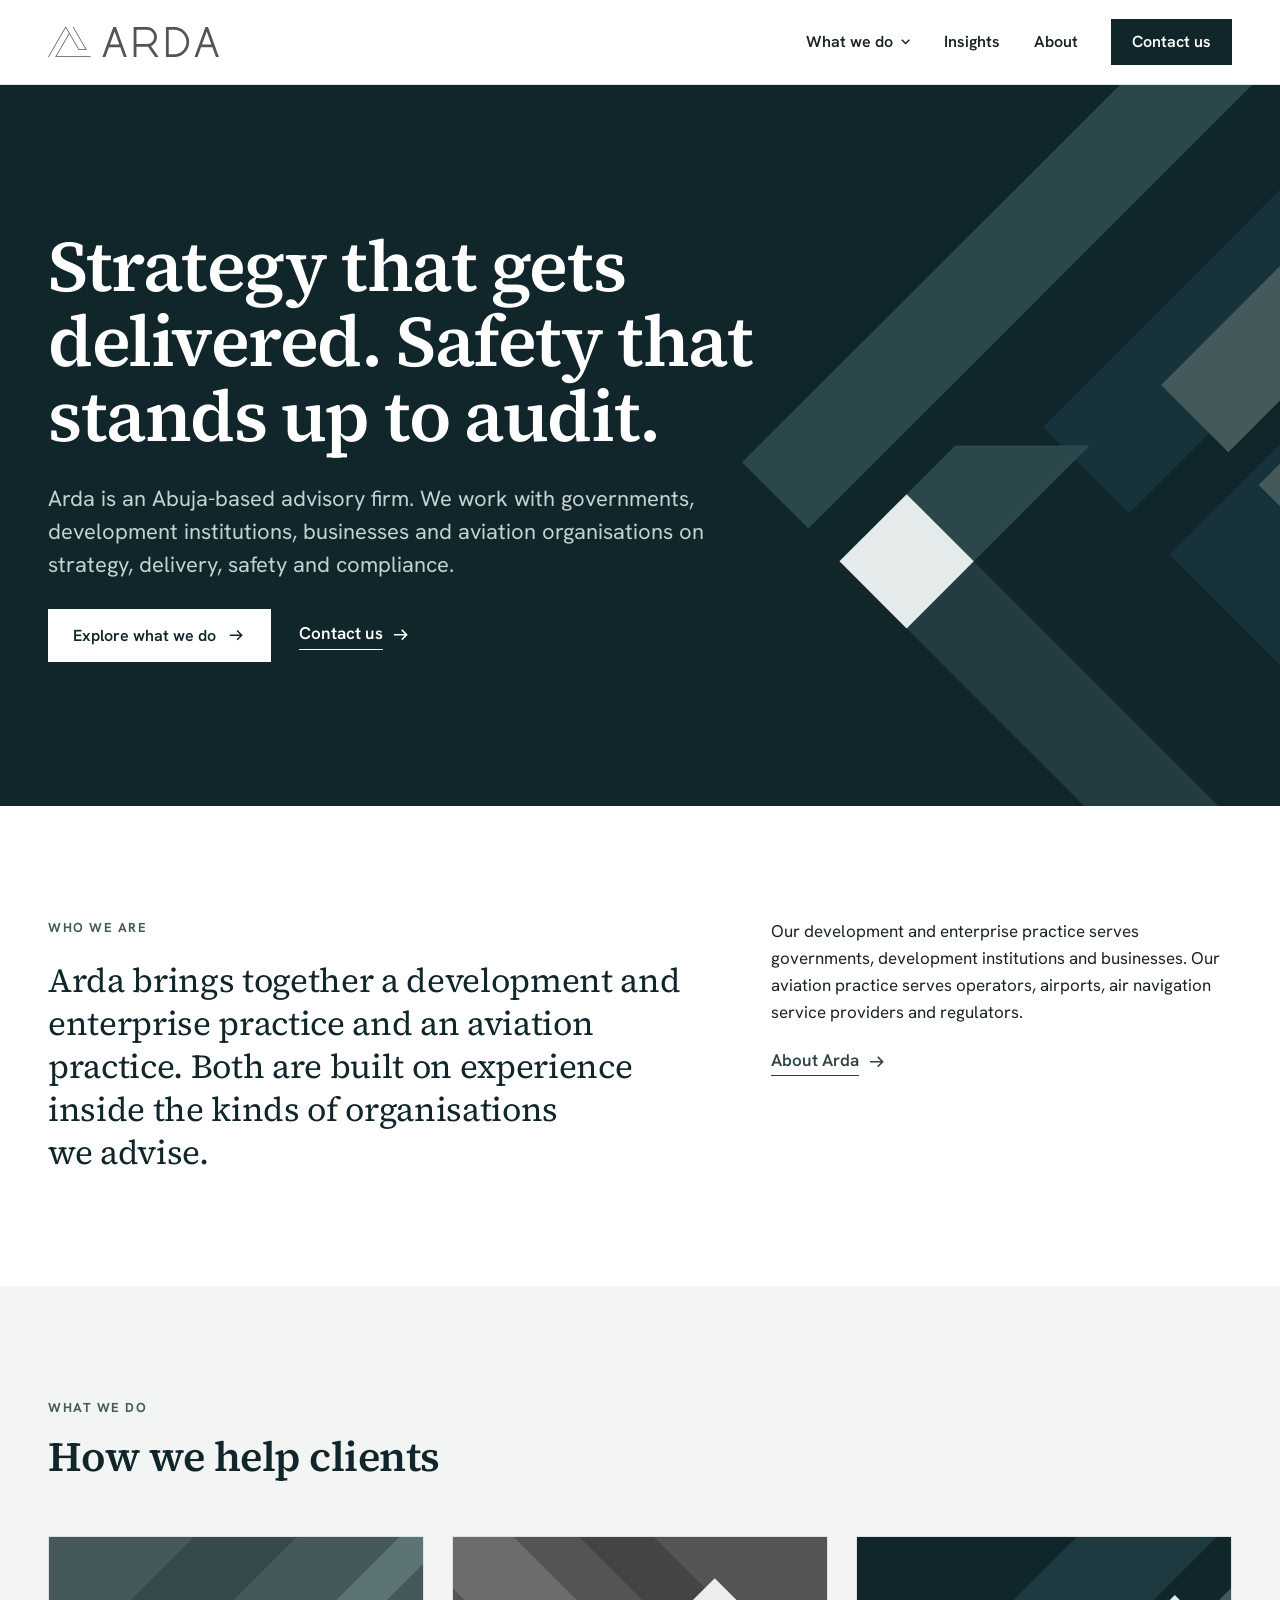
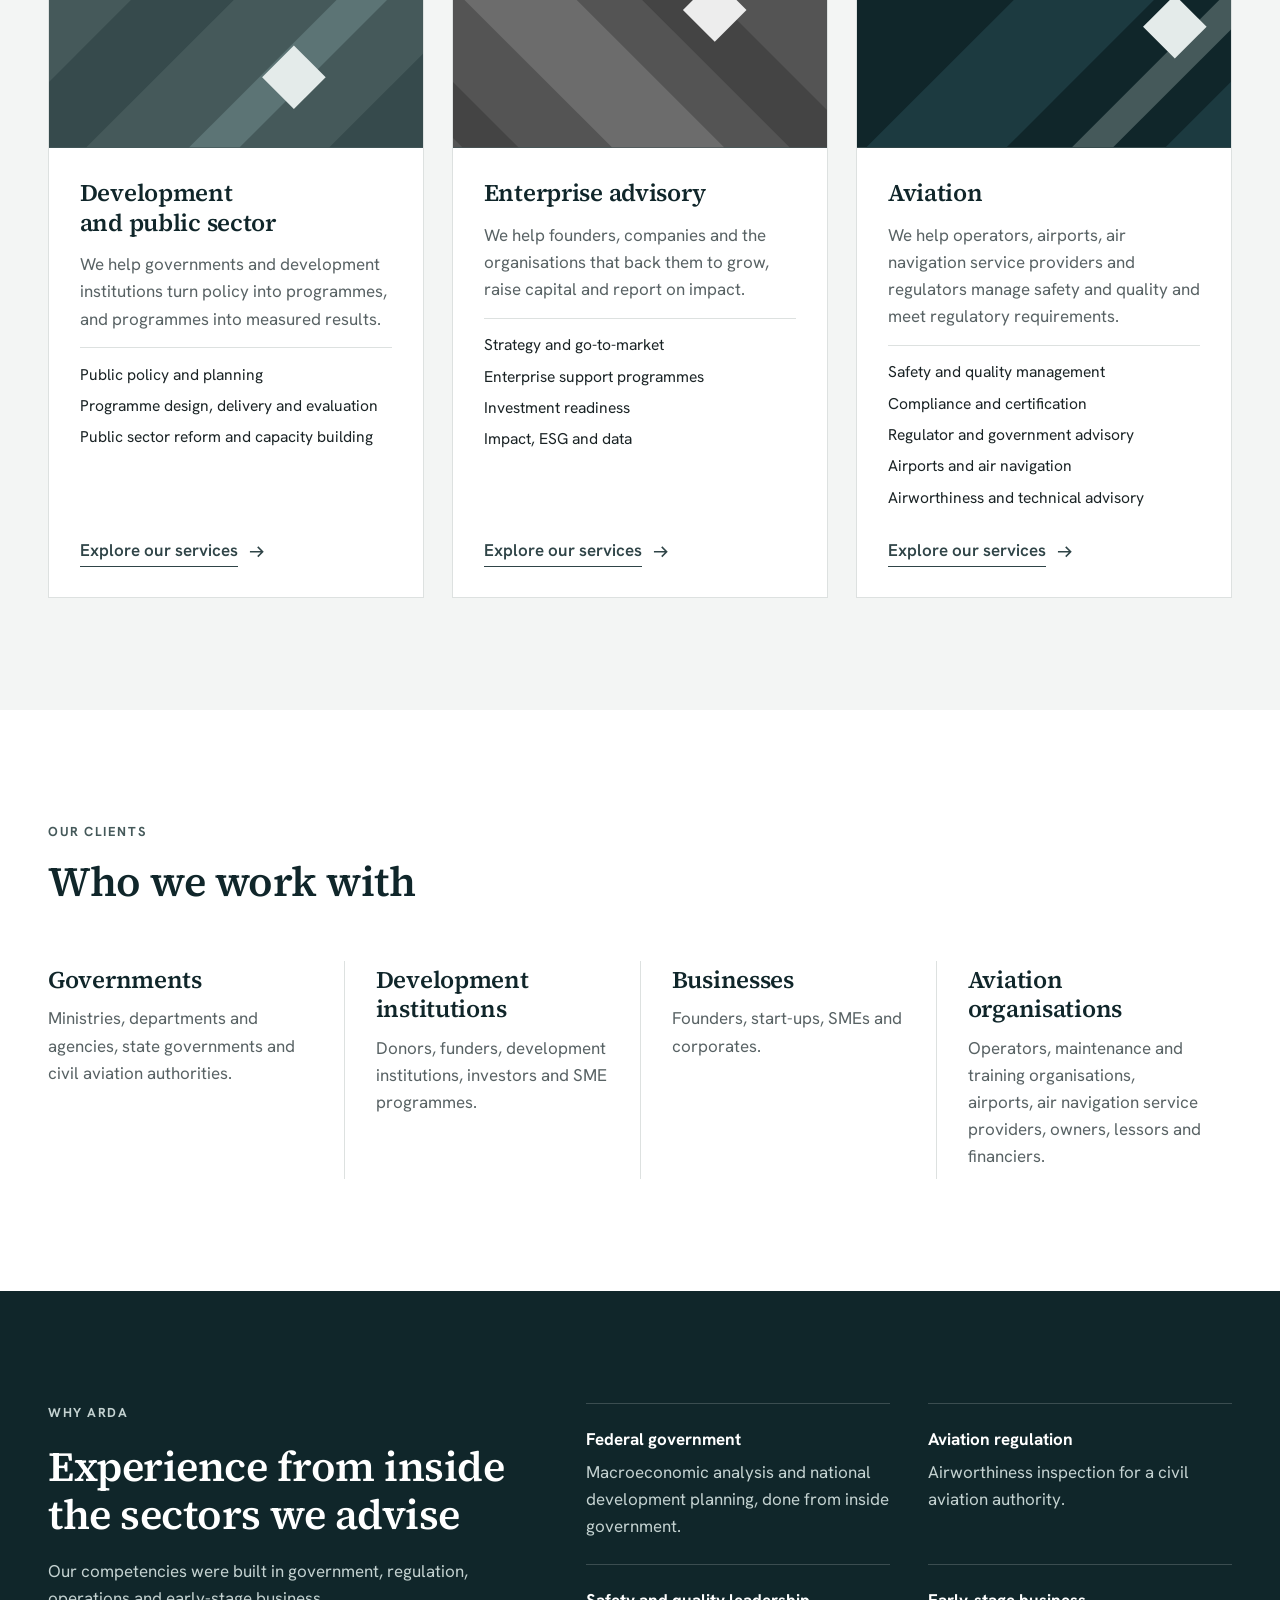
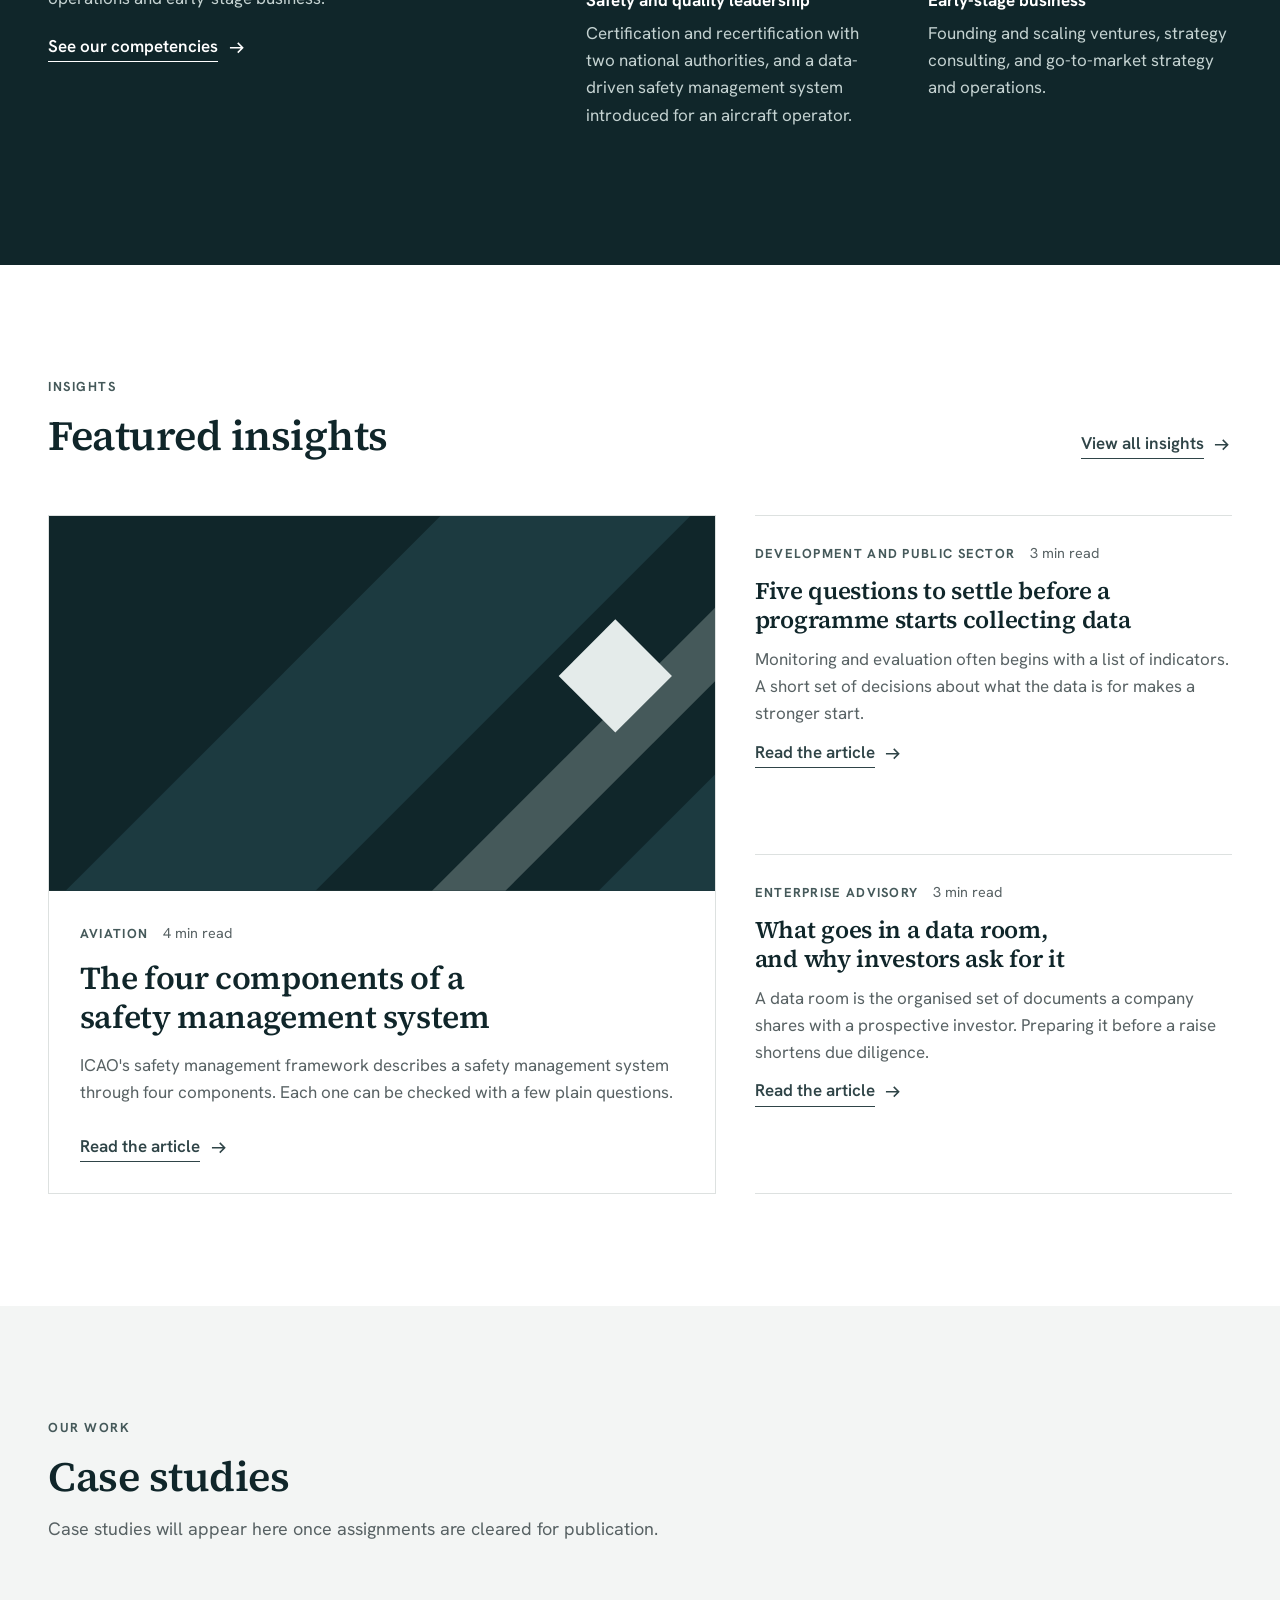
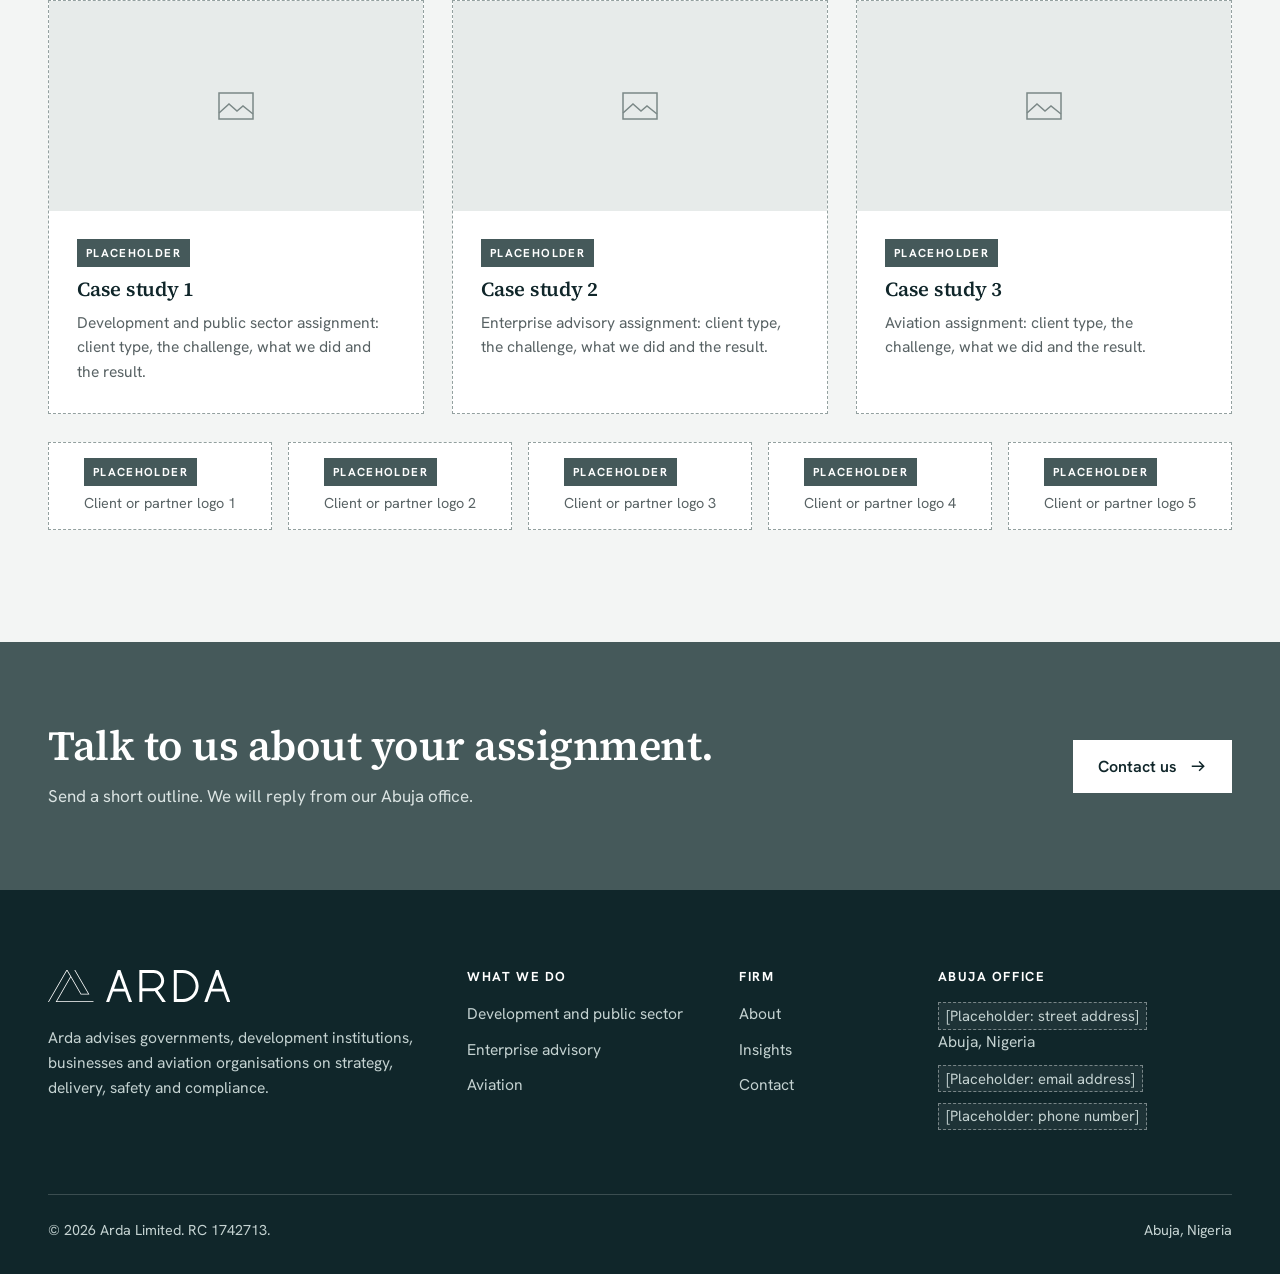
<file: index.html>
<!doctype html>
<html lang="en">
<head>
  <meta charset="utf-8">
  <meta name="viewport" content="width=device-width, initial-scale=1, viewport-fit=cover">
  <title>Arda Limited | Advisory firm, Abuja</title>
  <meta name="description" content="Arda Limited is an Abuja-based advisory firm. We work with governments, development institutions, businesses and aviation organisations on strategy, delivery, safety and compliance.">
  <meta property="og:title" content="Arda Limited | Advisory firm, Abuja">
  <meta property="og:description" content="Arda Limited is an Abuja-based advisory firm. We work with governments, development institutions, businesses and aviation organisations on strategy, delivery, safety and compliance.">
  <meta property="og:type" content="website">
  <meta name="theme-color" content="#10262a">
  <link rel="icon" href="assets/img/favicon.svg" type="image/svg+xml">
  <link rel="stylesheet" href="assets/css/site.css">
</head>
<body>
  <a class="skip" href="#main">Skip to content</a>
  <header class="site-header">
    <div class="wrap">
      <a class="brand" href="index.html" aria-label="Arda Limited, home">
        <svg viewBox="0 0 3229.6 566.8" aria-hidden="true" focusable="false"><path transform="translate(-135.25 -256.58)" d="M 462.51562,256.57812 135.25,823.42188 h 15.51367 L 470.85938,269.00195 531.10352,373.3457 279.00781,809.98633 271.25195,823.42188 H 944.75 l -7.75586,-13.43555 H 294.52344 L 538.86133,386.78125 707.38086,678.66602 h -0.004 l 7.75977,13.43359 H 868.93359 L 617.48438,256.57812 H 601.9707 l 243.69336,422.0879 H 722.89453 L 546.61719,373.3457 538.86133,359.91211 479.20117,256.57812 h -1.16797 -14.3457 z"/><path d="M1283 -0.5H1234.4L1028.2 566.9H1084.4L1151.3 382.9H1366.1L1433 566.9H1489.2ZM1170.5 330.1 1258.7 87.3 1346.9 330.1Z M1944.4 359.5C2012.7 330.1 2057.6 262.5 2057.6 187.5C2057.6 84.1 1973.6 -0 1870.2 -0H1618.3V566.9H1671.1V374.9H1870.2C1876.7 374.9 1883.4 374.5 1890.1 373.8L2024 566.9H2088.3ZM1671.1 52.8H1870.2C1944.4 52.8 2004.8 113.2 2004.8 187.5C2004.8 261.7 1944.4 322.1 1870.2 322.1H1671.1Z M2383.7 -0H2228.5V568.2H2383.7C2540.3 568.2 2667.8 440.7 2667.8 284.1C2667.8 127.4 2540.3 -0 2383.7 -0ZM2383.7 515.4H2281.3V52.8H2383.7C2511.2 52.8 2615 156.5 2615 284.1C2615 411.6 2511.2 515.4 2383.7 515.4Z M3023.2 -0.5H2974.6L2768.4 566.9H2824.6L2891.5 382.9H3106.3L3173.2 566.9H3229.4ZM2910.7 330.1 2998.9 87.3 3087.1 330.1Z"/></svg>
      </a>
      <button class="nav-toggle" type="button" aria-expanded="false" aria-controls="site-nav"><span class="bars" aria-hidden="true"></span>Menu</button>
      <nav class="site-nav" id="site-nav" aria-label="Main">
        <ul class="nav-list">
          <li class="has-menu">
            <button class="nav-link" type="button" aria-expanded="false" aria-controls="menu-what">What we do <svg class="i-chev" viewBox="0 0 12 12" aria-hidden="true" focusable="false"><path d="M2 4l4 4 4-4" fill="none" stroke="currentColor" stroke-width="1.6"/></svg></button>
            <div class="mega" id="menu-what">
              <div class="wrap">
                <div class="mega-grid">
                  <div class="mega-intro">
                    <p>What we do</p>
                    <p class="muted">Two practices serving governments, development institutions, businesses and aviation organisations.</p>
                  </div>
                  <div class="mega-col">
                    <a href="development-public-sector.html">Development and public sector</a>
                    <ul>
                      <li><a href="development-public-sector.html#public-policy-and-planning">Public policy and planning</a></li>
                      <li><a href="development-public-sector.html#programme-design-delivery-and-evaluation">Programme design, delivery and evaluation</a></li>
                      <li><a href="development-public-sector.html#public-sector-reform-and-capacity-building">Public sector reform and capacity building</a></li>
                    </ul>
                  </div>
                  <div class="mega-col">
                    <a href="enterprise-advisory.html">Enterprise advisory</a>
                    <ul>
                      <li><a href="enterprise-advisory.html#strategy-and-go-to-market">Strategy and go-to-market</a></li>
                      <li><a href="enterprise-advisory.html#enterprise-support-programmes">Enterprise support programmes</a></li>
                      <li><a href="enterprise-advisory.html#investment-readiness">Investment readiness</a></li>
                      <li><a href="enterprise-advisory.html#impact-esg-and-data">Impact, ESG and data</a></li>
                    </ul>
                  </div>
                  <div class="mega-col">
                    <a href="aviation.html">Aviation</a>
                    <ul>
                      <li><a href="aviation.html#safety-and-quality-management">Safety and quality management</a></li>
                      <li><a href="aviation.html#compliance-and-certification">Compliance and certification</a></li>
                      <li><a href="aviation.html#regulator-and-government-advisory">Regulator and government advisory</a></li>
                      <li><a href="aviation.html#airports-and-air-navigation">Airports and air navigation</a></li>
                      <li><a href="aviation.html#airworthiness-and-technical-advisory">Airworthiness and technical advisory</a></li>
                    </ul>
                  </div>
                </div>
              </div>
            </div>
          </li>
          <li><a class="nav-link" href="insights.html">Insights</a></li>
          <li><a class="nav-link" href="about.html">About</a></li>
          <li><a class="btn nav-cta" href="contact.html">Contact us</a></li>
        </ul>
      </nav>
    </div>
  </header>

  <main id="main">

    <section class="hero">
      <div class="hero-art">
<svg viewBox="0 0 640 400" preserveAspectRatio="xMaxYMid meet" aria-hidden="true" focusable="false">
  <polygon fill="#16323a" points="936,-400 1142,-400 461,281 358,178"/>
  <polygon fill="#16323a" points="509,330 909,-70 1400,-70 1400,800 979,800"/>
  <polygon fill="#45595a" points="899,-272 1059,-272 579,208 499,128"/>
  <polygon fill="#45595a" points="615,247 700,162 700,332"/>
  <polygon fill="#2a474c" points="621,-400 778,-400 79,299 0,220"/>
  <polygon fill="#2a474c" points="254,200 414,200 276,338 196,258"/>
  <polygon fill="#223c41" points="276,338 196,418 596,818 676,738"/>
  <polygon fill="#e4ebea" points="116,338 196,258 276,338 196,418"/>
</svg></div>
      <div class="wrap">
        <div class="hero-copy">
          <h1>Strategy that gets delivered. Safety that stands up to audit.</h1>
          <p class="deck">Arda is an Abuja-based advisory firm. We work with governments, development institutions, businesses and aviation organisations on strategy, delivery, safety and compliance.</p>
          <div class="actions">
            <a class="btn white" href="#what-we-do">Explore what we do <svg class="i-arrow" viewBox="0 0 20 20" aria-hidden="true" focusable="false"><path d="M3 10h13M11 5l5 5-5 5" fill="none" stroke="currentColor" stroke-width="1.6"/></svg></a>
            <a class="link-arrow" href="contact.html"><span>Contact us</span> <svg class="i-arrow" viewBox="0 0 20 20" aria-hidden="true" focusable="false"><path d="M3 10h13M11 5l5 5-5 5" fill="none" stroke="currentColor" stroke-width="1.6"/></svg></a>
          </div>
        </div>
      </div>
    </section>

    <section class="section" aria-labelledby="who-h">
      <div class="wrap">
        <div class="two-col">
          <div class="stack">
            <p class="eyebrow" id="who-h">Who we are</p>
            <p class="statement">Arda brings together a development and enterprise practice and an aviation practice. Both are built on experience inside the kinds of organisations we advise.</p>
          </div>
          <div class="stack">
            <p>Our development and enterprise practice serves governments, development institutions and businesses. Our aviation practice serves operators, airports, air navigation service providers and regulators.</p>
            <p><a class="link-arrow" href="about.html"><span>About Arda</span> <svg class="i-arrow" viewBox="0 0 20 20" aria-hidden="true" focusable="false"><path d="M3 10h13M11 5l5 5-5 5" fill="none" stroke="currentColor" stroke-width="1.6"/></svg></a></p>
          </div>
        </div>
      </div>
    </section>

    <section class="section grey" id="what-we-do" aria-labelledby="what-h">
      <div class="wrap">
        <div class="sec-head">
          <div>
            <p class="eyebrow">What we do</p>
            <h2 id="what-h">How we help clients</h2>
          </div>
        </div>
        <div class="grid-3">
          <a class="card p-card" href="development-public-sector.html">
            <div class="card-art"><svg viewBox="0 0 400 225" preserveAspectRatio="xMidYMid slice" aria-hidden="true" focusable="false">
    <rect width="400" height="225" fill="#45595a"/>
    <g><polygon fill="#364a4c" points="-70,225 40,225 265,0 155,0"/><polygon fill="#5c7475" points="150,225 204,225 429,0 375,0"/><polygon fill="#364a4c" points="300,225 430,225 655,0 525,0"/>
    <polygon fill="#e4ebea" points="228,150 262,116 296,150 262,184"/></g>
  </svg></div>
            <div class="card-body">
              <h3>Development and public sector</h3>
              <p>We help governments and development institutions turn policy into programmes, and programmes into measured results.</p>
              <ul>
                <li>Public policy and planning</li>
                <li>Programme design, delivery and evaluation</li>
                <li>Public sector reform and capacity building</li>
              </ul>
              <span class="link-arrow card-foot"><span>Explore our services</span> <svg class="i-arrow" viewBox="0 0 20 20" aria-hidden="true" focusable="false"><path d="M3 10h13M11 5l5 5-5 5" fill="none" stroke="currentColor" stroke-width="1.6"/></svg></span>
            </div>
          </a>
          <a class="card p-card" href="enterprise-advisory.html">
            <div class="card-art"><svg viewBox="0 0 400 225" preserveAspectRatio="xMidYMid slice" aria-hidden="true" focusable="false">
    <rect width="400" height="225" fill="#545454"/>
    <g transform="translate(400 0) scale(-1 1)"><polygon fill="#444444" points="-40,225 40,225 265,0 185,0"/><polygon fill="#6c6c6c" points="110,225 230,225 455,0 335,0"/><polygon fill="#444444" points="330,225 390,225 615,0 555,0"/>
    <polygon fill="#ededed" points="86,78 120,44 154,78 120,112"/></g>
  </svg></div>
            <div class="card-body">
              <h3>Enterprise advisory</h3>
              <p>We help founders, companies and the organisations that back them to grow, raise capital and report on impact.</p>
              <ul>
                <li>Strategy and go-to-market</li>
                <li>Enterprise support programmes</li>
                <li>Investment readiness</li>
                <li>Impact, ESG and data</li>
              </ul>
              <span class="link-arrow card-foot"><span>Explore our services</span> <svg class="i-arrow" viewBox="0 0 20 20" aria-hidden="true" focusable="false"><path d="M3 10h13M11 5l5 5-5 5" fill="none" stroke="currentColor" stroke-width="1.6"/></svg></span>
            </div>
          </a>
          <a class="card p-card" href="aviation.html">
            <div class="card-art"><svg viewBox="0 0 400 225" preserveAspectRatio="xMidYMid slice" aria-hidden="true" focusable="false">
    <rect width="400" height="225" fill="#10262a"/>
    <g><polygon fill="#1c3a40" points="10,225 160,225 385,0 235,0"/><polygon fill="#45595a" points="230,225 274,225 499,0 455,0"/><polygon fill="#1c3a40" points="330,225 480,225 705,0 555,0"/>
    <polygon fill="#e4ebea" points="306,96 340,62 374,96 340,130"/></g>
  </svg></div>
            <div class="card-body">
              <h3>Aviation</h3>
              <p>We help operators, airports, air navigation service providers and regulators manage safety and quality and meet regulatory requirements.</p>
              <ul>
                <li>Safety and quality management</li>
                <li>Compliance and certification</li>
                <li>Regulator and government advisory</li>
                <li>Airports and air navigation</li>
                <li>Airworthiness and technical advisory</li>
              </ul>
              <span class="link-arrow card-foot"><span>Explore our services</span> <svg class="i-arrow" viewBox="0 0 20 20" aria-hidden="true" focusable="false"><path d="M3 10h13M11 5l5 5-5 5" fill="none" stroke="currentColor" stroke-width="1.6"/></svg></span>
            </div>
          </a>
        </div>
      </div>
    </section>

    <section class="section" aria-labelledby="clients-h">
      <div class="wrap">
        <div class="sec-head">
          <div>
            <p class="eyebrow">Our clients</p>
            <h2 id="clients-h">Who we work with</h2>
          </div>
        </div>
        <div class="clients">
          <div class="client"><h3>Governments</h3><p>Ministries, departments and agencies, state governments and civil aviation authorities.</p></div>
          <div class="client"><h3>Development institutions</h3><p>Donors, funders, development institutions, investors and SME programmes.</p></div>
          <div class="client"><h3>Businesses</h3><p>Founders, start-ups, SMEs and corporates.</p></div>
          <div class="client"><h3>Aviation organisations</h3><p>Operators, maintenance and training organisations, airports, air navigation service providers, owners, lessors and financiers.</p></div>
        </div>
      </div>
    </section>

    <section class="section dark" aria-labelledby="why-h">
      <div class="wrap">
        <div class="two-col even">
          <div class="stack on-dark">
            <p class="eyebrow">Why Arda</p>
            <h2 id="why-h">Experience from inside the sectors we advise</h2>
            <p style="color:var(--on-dark-soft)">Our competencies were built in government, regulation, operations and early-stage business.</p>
            <p><a class="link-arrow" href="about.html#competencies"><span>See our competencies</span> <svg class="i-arrow" viewBox="0 0 20 20" aria-hidden="true" focusable="false"><path d="M3 10h13M11 5l5 5-5 5" fill="none" stroke="currentColor" stroke-width="1.6"/></svg></a></p>
          </div>
          <div class="points">
            <div class="point"><h4>Federal government</h4><p>Macroeconomic analysis and national development planning, done from inside government.</p></div>
            <div class="point"><h4>Aviation regulation</h4><p>Airworthiness inspection for a civil aviation authority.</p></div>
            <div class="point"><h4>Safety and quality leadership</h4><p>Certification and recertification with two national authorities, and a data-driven safety management system introduced for an aircraft operator.</p></div>
            <div class="point"><h4>Early-stage business</h4><p>Founding and scaling ventures, strategy consulting, and go-to-market strategy and operations.</p></div>
          </div>
        </div>
      </div>
    </section>

    <section class="section" aria-labelledby="ins-h">
      <div class="wrap">
        <div class="sec-head">
          <div>
            <p class="eyebrow">Insights</p>
            <h2 id="ins-h">Featured insights</h2>
          </div>
          <a class="link-arrow" href="insights.html"><span>View all insights</span> <svg class="i-arrow" viewBox="0 0 20 20" aria-hidden="true" focusable="false"><path d="M3 10h13M11 5l5 5-5 5" fill="none" stroke="currentColor" stroke-width="1.6"/></svg></a>
        </div>
        <div class="feature">
          <a class="card lead-card" href="insights/four-components-of-a-safety-management-system.html">
            <div class="card-art"><svg viewBox="0 0 400 225" preserveAspectRatio="xMidYMid slice" aria-hidden="true" focusable="false">
    <rect width="400" height="225" fill="#10262a"/>
    <g><polygon fill="#1c3a40" points="10,225 160,225 385,0 235,0"/><polygon fill="#45595a" points="230,225 274,225 499,0 455,0"/><polygon fill="#1c3a40" points="330,225 480,225 705,0 555,0"/>
    <polygon fill="#e4ebea" points="306,96 340,62 374,96 340,130"/></g>
  </svg></div>
            <div class="card-body">
              <p class="meta"><span class="tag">Aviation</span><span class="read">4 min read</span></p>
              <h3>The four components of a safety management system</h3>
              <p>ICAO's safety management framework describes a safety management system through four components. Each one can be checked with a few plain questions.</p>
              <span class="link-arrow card-foot"><span>Read the article</span> <svg class="i-arrow" viewBox="0 0 20 20" aria-hidden="true" focusable="false"><path d="M3 10h13M11 5l5 5-5 5" fill="none" stroke="currentColor" stroke-width="1.6"/></svg></span>
            </div>
          </a>
          <div class="side-list">
            <a class="side-item" href="insights/five-questions-before-collecting-data.html">
              <p class="meta"><span class="tag">Development and public sector</span><span class="read">3 min read</span></p>
              <h3>Five questions to settle before a programme starts collecting data</h3>
              <p>Monitoring and evaluation often begins with a list of indicators. A short set of decisions about what the data is for makes a stronger start.</p>
              <span class="link-arrow"><span>Read the article</span> <svg class="i-arrow" viewBox="0 0 20 20" aria-hidden="true" focusable="false"><path d="M3 10h13M11 5l5 5-5 5" fill="none" stroke="currentColor" stroke-width="1.6"/></svg></span>
            </a>
            <a class="side-item" href="insights/what-goes-in-a-data-room.html">
              <p class="meta"><span class="tag">Enterprise advisory</span><span class="read">3 min read</span></p>
              <h3>What goes in a data room, and why investors ask for it</h3>
              <p>A data room is the organised set of documents a company shares with a prospective investor. Preparing it before a raise shortens due diligence.</p>
              <span class="link-arrow"><span>Read the article</span> <svg class="i-arrow" viewBox="0 0 20 20" aria-hidden="true" focusable="false"><path d="M3 10h13M11 5l5 5-5 5" fill="none" stroke="currentColor" stroke-width="1.6"/></svg></span>
            </a>
          </div>
        </div>
      </div>
    </section>

    <section class="section grey" aria-labelledby="work-h">
      <div class="wrap">
        <div class="sec-head">
          <div>
            <p class="eyebrow">Our work</p>
            <h2 id="work-h">Case studies</h2>
            <p class="intro">Case studies will appear here once assignments are cleared for publication.</p>
          </div>
        </div>
        <div class="grid-3">
          <article class="ph" data-placeholder="Case study 1">
            <div class="ph-art"><svg viewBox="0 0 44 44" aria-hidden="true" focusable="false"><rect x="5" y="9" width="34" height="26" fill="none" stroke="currentColor" stroke-width="1.5"/><path d="M5 29l10-9 8 7 6-5 10 8" fill="none" stroke="currentColor" stroke-width="1.5"/></svg></div>
            <div class="ph-body">
              <span class="ph-tag">Placeholder</span>
              <h3>Case study 1</h3>
              <p>Development and public sector assignment: client type, the challenge, what we did and the result.</p>
            </div>
          </article>
          <article class="ph" data-placeholder="Case study 2">
            <div class="ph-art"><svg viewBox="0 0 44 44" aria-hidden="true" focusable="false"><rect x="5" y="9" width="34" height="26" fill="none" stroke="currentColor" stroke-width="1.5"/><path d="M5 29l10-9 8 7 6-5 10 8" fill="none" stroke="currentColor" stroke-width="1.5"/></svg></div>
            <div class="ph-body">
              <span class="ph-tag">Placeholder</span>
              <h3>Case study 2</h3>
              <p>Enterprise advisory assignment: client type, the challenge, what we did and the result.</p>
            </div>
          </article>
          <article class="ph" data-placeholder="Case study 3">
            <div class="ph-art"><svg viewBox="0 0 44 44" aria-hidden="true" focusable="false"><rect x="5" y="9" width="34" height="26" fill="none" stroke="currentColor" stroke-width="1.5"/><path d="M5 29l10-9 8 7 6-5 10 8" fill="none" stroke="currentColor" stroke-width="1.5"/></svg></div>
            <div class="ph-body">
              <span class="ph-tag">Placeholder</span>
              <h3>Case study 3</h3>
              <p>Aviation assignment: client type, the challenge, what we did and the result.</p>
            </div>
          </article>
        </div>
        <div class="ph-logos" aria-label="Client and partner logos">
          <div class="ph-logo" data-placeholder="Client or partner logo 1"><span class="ph-tag">Placeholder</span><span>Client or partner logo 1</span></div>
          <div class="ph-logo" data-placeholder="Client or partner logo 2"><span class="ph-tag">Placeholder</span><span>Client or partner logo 2</span></div>
          <div class="ph-logo" data-placeholder="Client or partner logo 3"><span class="ph-tag">Placeholder</span><span>Client or partner logo 3</span></div>
          <div class="ph-logo" data-placeholder="Client or partner logo 4"><span class="ph-tag">Placeholder</span><span>Client or partner logo 4</span></div>
          <div class="ph-logo" data-placeholder="Client or partner logo 5"><span class="ph-tag">Placeholder</span><span>Client or partner logo 5</span></div>
        </div>
      </div>
    </section>

    <section class="cta" aria-labelledby="cta-h">
      <div class="wrap">
        <div>
          <h2 id="cta-h">Talk to us about your assignment.</h2>
          <p>Send a short outline. We will reply from our Abuja office.</p>
        </div>
        <a class="btn white" href="contact.html">Contact us <svg class="i-arrow" viewBox="0 0 20 20" aria-hidden="true" focusable="false"><path d="M3 10h13M11 5l5 5-5 5" fill="none" stroke="currentColor" stroke-width="1.6"/></svg></a>
      </div>
    </section>
  </main>

  <footer class="site-footer">
    <div class="wrap">
      <div class="footer-grid">
        <div class="footer-brand">
          <a class="brand" href="index.html" aria-label="Arda Limited, home">
        <svg viewBox="0 0 3229.6 566.8" aria-hidden="true" focusable="false"><path transform="translate(-135.25 -256.58)" d="M 462.51562,256.57812 135.25,823.42188 h 15.51367 L 470.85938,269.00195 531.10352,373.3457 279.00781,809.98633 271.25195,823.42188 H 944.75 l -7.75586,-13.43555 H 294.52344 L 538.86133,386.78125 707.38086,678.66602 h -0.004 l 7.75977,13.43359 H 868.93359 L 617.48438,256.57812 H 601.9707 l 243.69336,422.0879 H 722.89453 L 546.61719,373.3457 538.86133,359.91211 479.20117,256.57812 h -1.16797 -14.3457 z"/><path d="M1283 -0.5H1234.4L1028.2 566.9H1084.4L1151.3 382.9H1366.1L1433 566.9H1489.2ZM1170.5 330.1 1258.7 87.3 1346.9 330.1Z M1944.4 359.5C2012.7 330.1 2057.6 262.5 2057.6 187.5C2057.6 84.1 1973.6 -0 1870.2 -0H1618.3V566.9H1671.1V374.9H1870.2C1876.7 374.9 1883.4 374.5 1890.1 373.8L2024 566.9H2088.3ZM1671.1 52.8H1870.2C1944.4 52.8 2004.8 113.2 2004.8 187.5C2004.8 261.7 1944.4 322.1 1870.2 322.1H1671.1Z M2383.7 -0H2228.5V568.2H2383.7C2540.3 568.2 2667.8 440.7 2667.8 284.1C2667.8 127.4 2540.3 -0 2383.7 -0ZM2383.7 515.4H2281.3V52.8H2383.7C2511.2 52.8 2615 156.5 2615 284.1C2615 411.6 2511.2 515.4 2383.7 515.4Z M3023.2 -0.5H2974.6L2768.4 566.9H2824.6L2891.5 382.9H3106.3L3173.2 566.9H3229.4ZM2910.7 330.1 2998.9 87.3 3087.1 330.1Z"/></svg>
      </a>
          <p>Arda advises governments, development institutions, businesses and aviation organisations on strategy, delivery, safety and compliance.</p>
        </div>
        <div>
          <h2>What we do</h2>
          <ul>
            <li><a href="development-public-sector.html">Development and public sector</a></li>
            <li><a href="enterprise-advisory.html">Enterprise advisory</a></li>
            <li><a href="aviation.html">Aviation</a></li>
          </ul>
        </div>
        <div>
          <h2>Firm</h2>
          <ul>
            <li><a href="about.html">About</a></li>
            <li><a href="insights.html">Insights</a></li>
            <li><a href="contact.html">Contact</a></li>
          </ul>
        </div>
        <div>
          <h2>Abuja office</h2>
          <ul>
            <li><span class="ph-inline" data-placeholder="street address">[Placeholder: street address]</span><br>Abuja, Nigeria</li>
            <li><span class="ph-inline" data-placeholder="email address">[Placeholder: email address]</span></li>
            <li><span class="ph-inline" data-placeholder="phone number">[Placeholder: phone number]</span></li>
          </ul>
        </div>
      </div>
      <div class="footer-base">
        <span>&copy; 2026 Arda Limited. RC 1742713.</span>
        <span>Abuja, Nigeria</span>
      </div>
    </div>
  </footer>
  <script src="assets/js/site.js" defer></script>
</body>
</html>
</file>
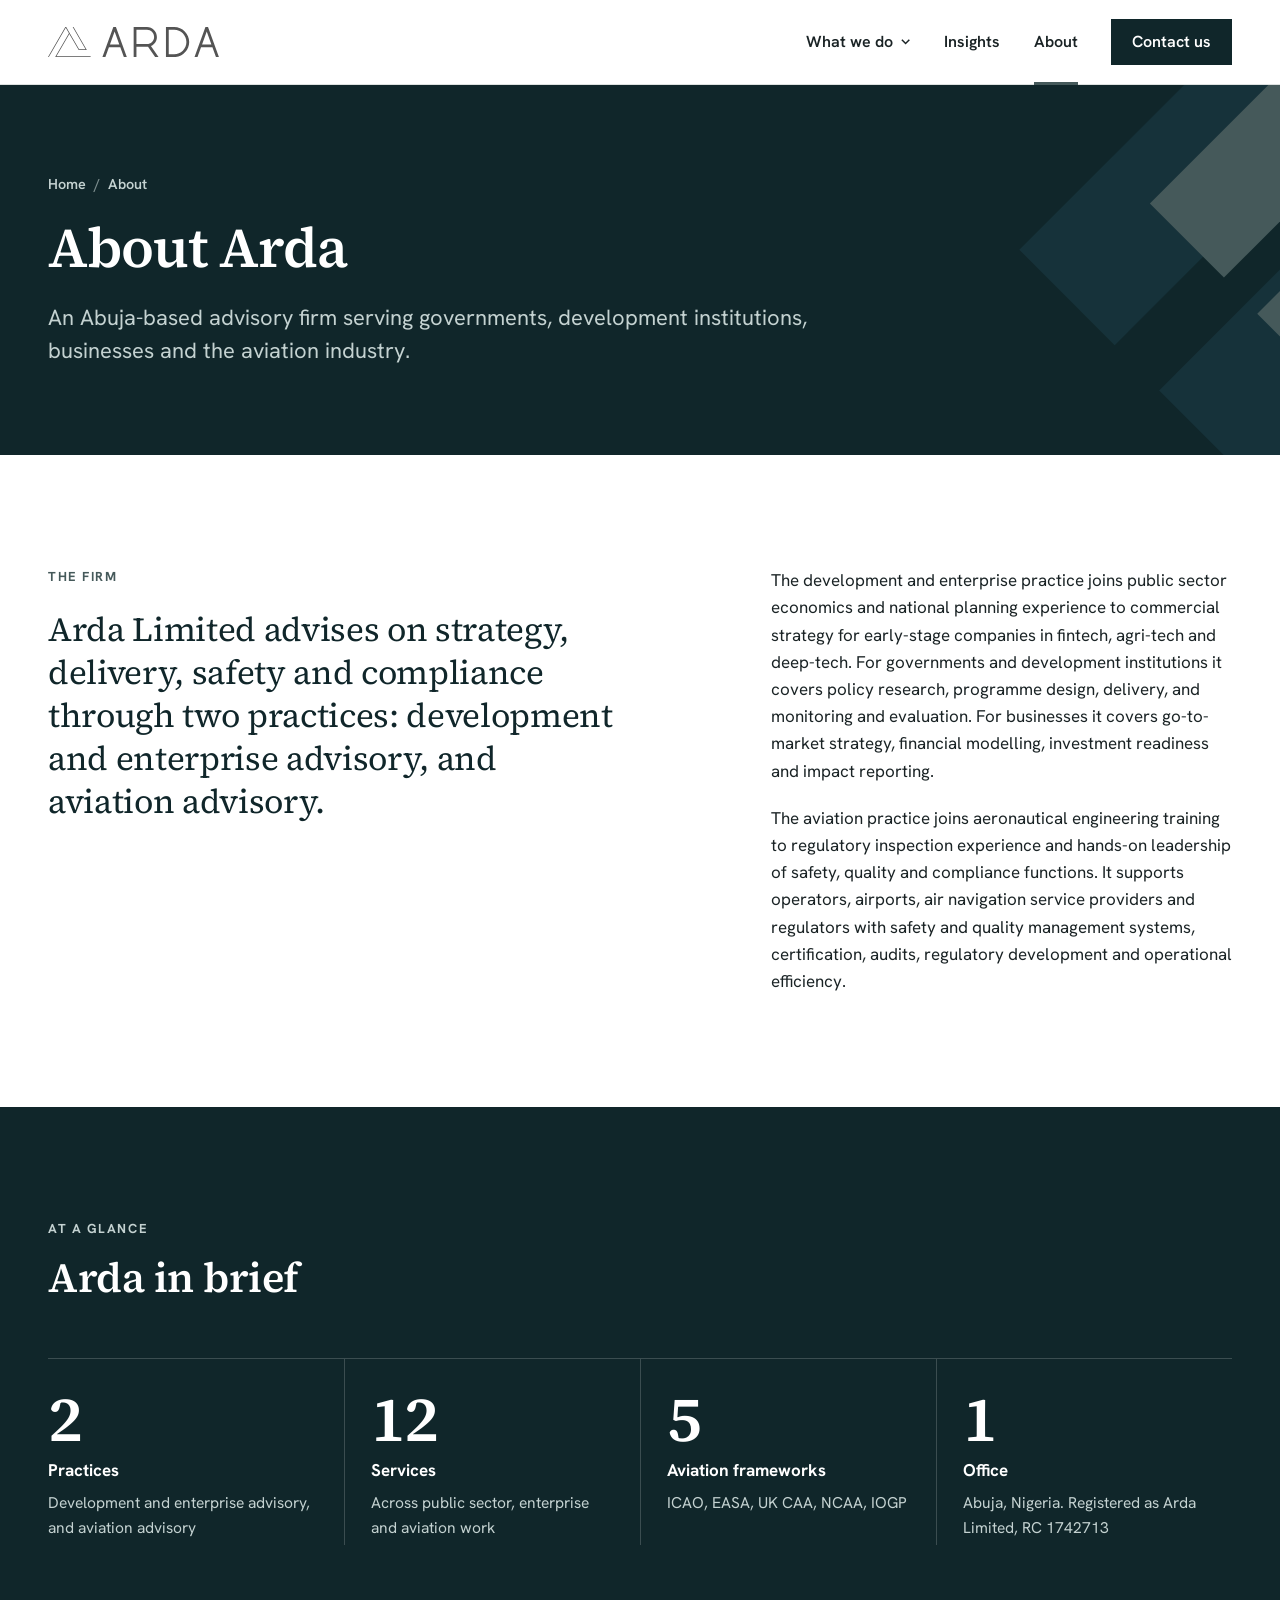
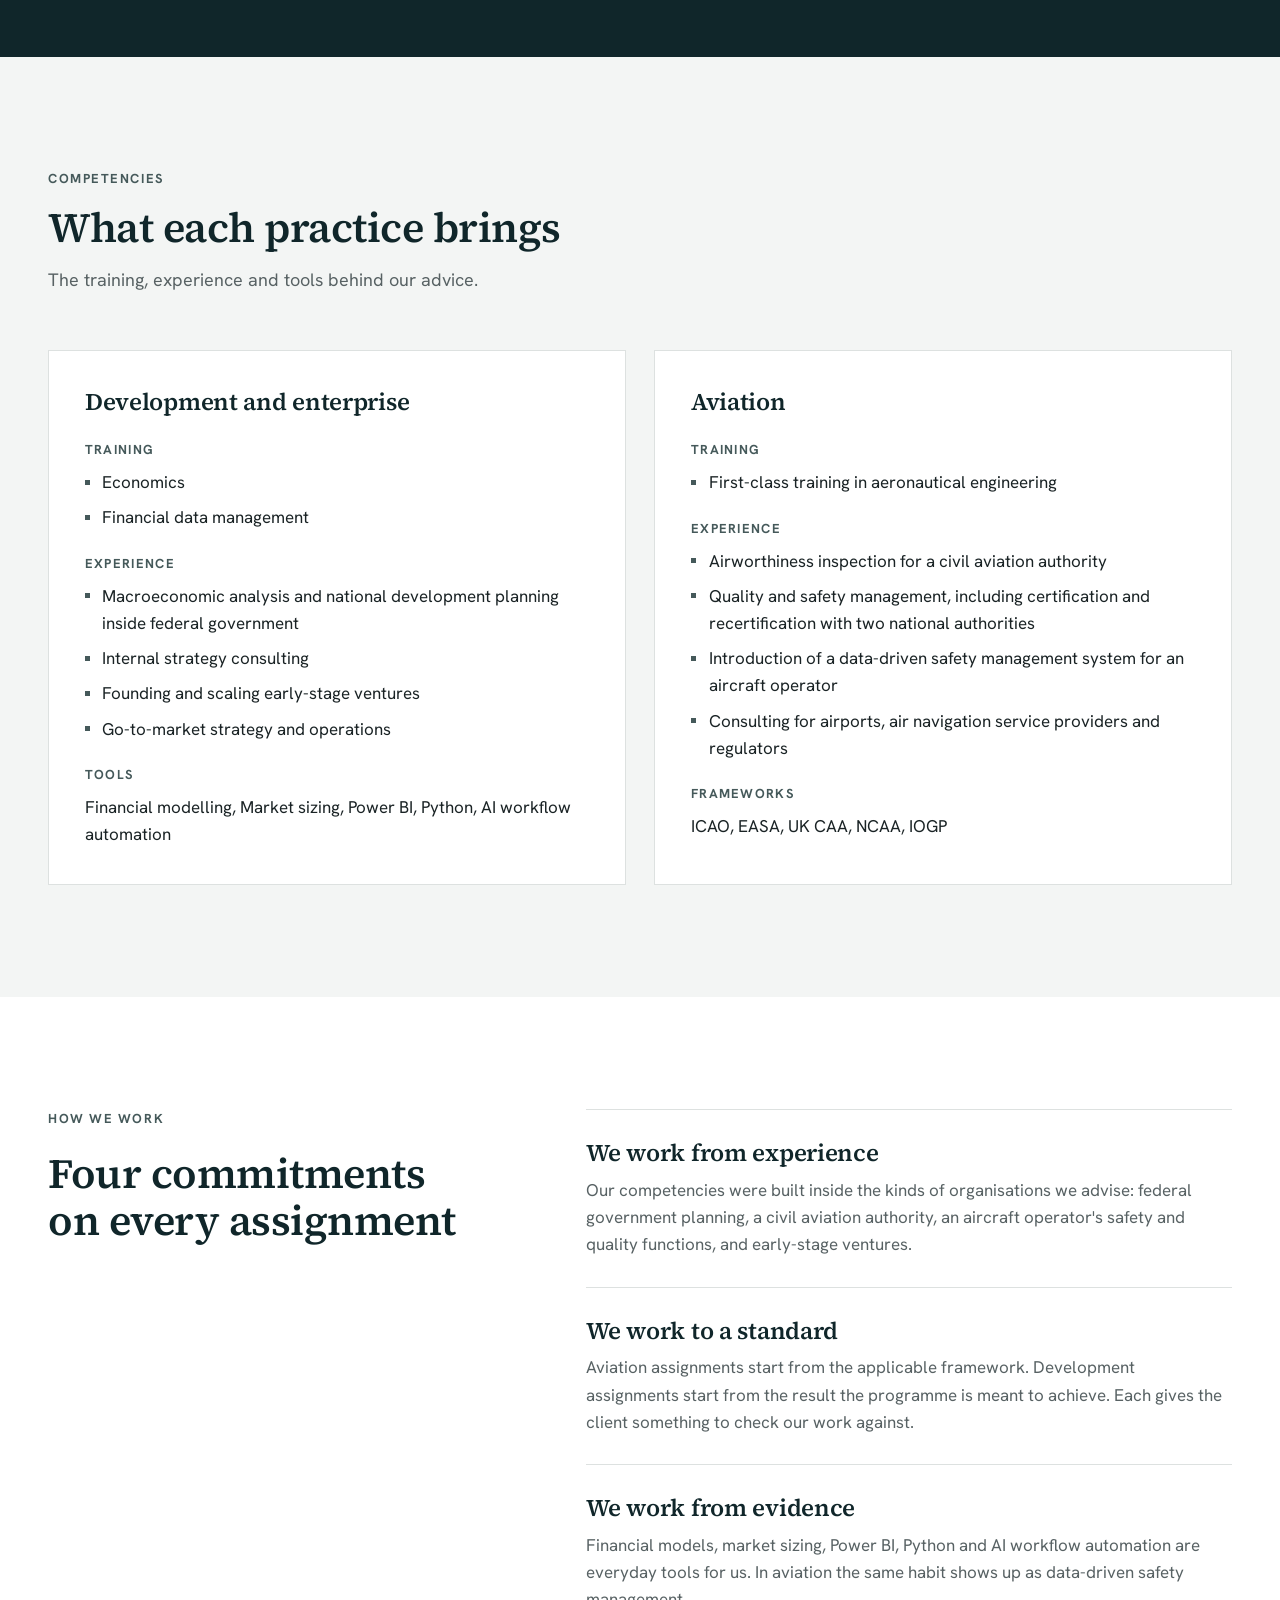
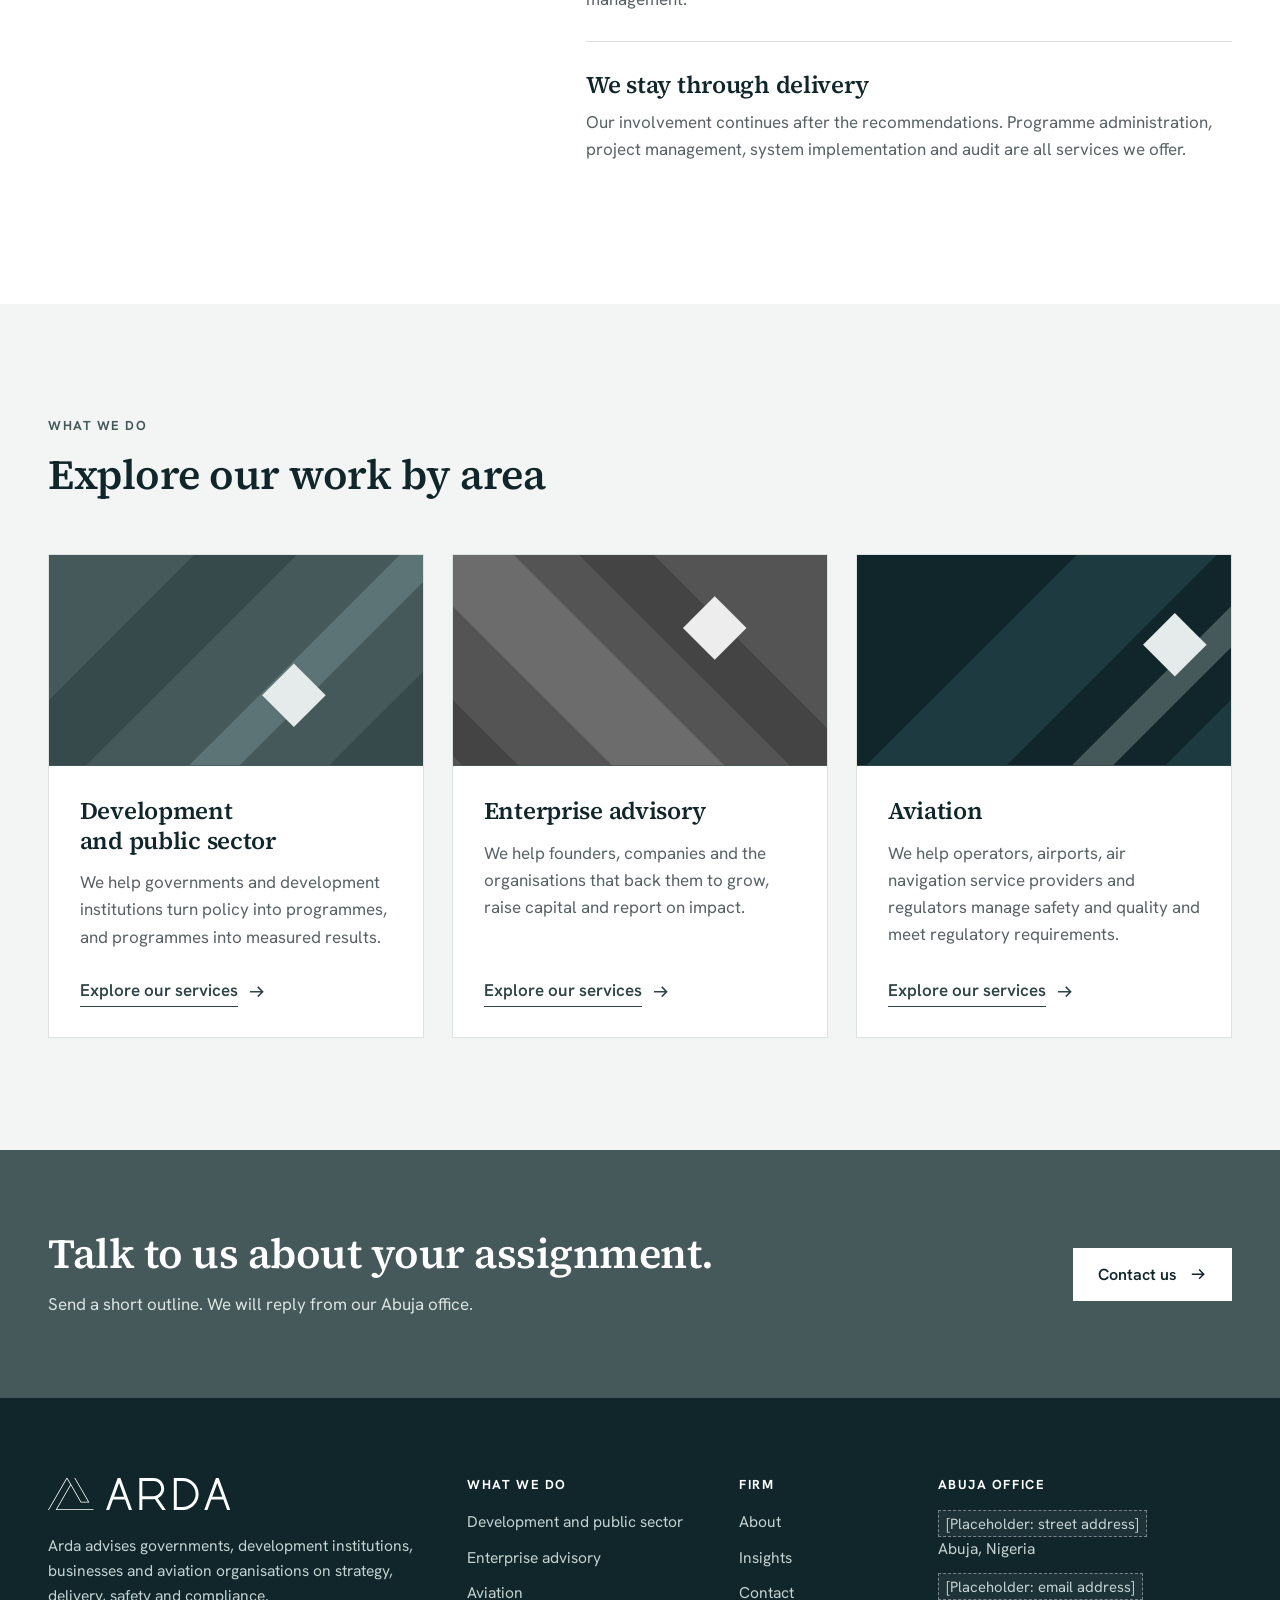
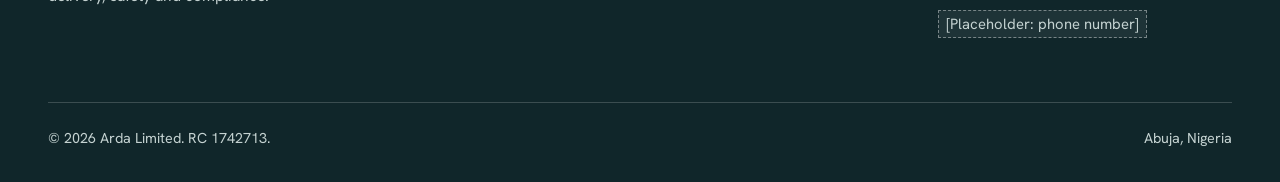
<file: about.html>
<!doctype html>
<html lang="en">
<head>
  <meta charset="utf-8">
  <meta name="viewport" content="width=device-width, initial-scale=1, viewport-fit=cover">
  <title>About | Arda Limited</title>
  <meta name="description" content="Arda Limited (RC 1742713) is an Abuja-based advisory firm with a development and enterprise practice and an aviation practice.">
  <meta property="og:title" content="About | Arda Limited">
  <meta property="og:description" content="Arda Limited (RC 1742713) is an Abuja-based advisory firm with a development and enterprise practice and an aviation practice.">
  <meta property="og:type" content="website">
  <meta name="theme-color" content="#10262a">
  <link rel="icon" href="assets/img/favicon.svg" type="image/svg+xml">
  <link rel="stylesheet" href="assets/css/site.css">
</head>
<body>
  <a class="skip" href="#main">Skip to content</a>
  <header class="site-header">
    <div class="wrap">
      <a class="brand" href="index.html" aria-label="Arda Limited, home">
        <svg viewBox="0 0 3229.6 566.8" aria-hidden="true" focusable="false"><path transform="translate(-135.25 -256.58)" d="M 462.51562,256.57812 135.25,823.42188 h 15.51367 L 470.85938,269.00195 531.10352,373.3457 279.00781,809.98633 271.25195,823.42188 H 944.75 l -7.75586,-13.43555 H 294.52344 L 538.86133,386.78125 707.38086,678.66602 h -0.004 l 7.75977,13.43359 H 868.93359 L 617.48438,256.57812 H 601.9707 l 243.69336,422.0879 H 722.89453 L 546.61719,373.3457 538.86133,359.91211 479.20117,256.57812 h -1.16797 -14.3457 z"/><path d="M1283 -0.5H1234.4L1028.2 566.9H1084.4L1151.3 382.9H1366.1L1433 566.9H1489.2ZM1170.5 330.1 1258.7 87.3 1346.9 330.1Z M1944.4 359.5C2012.7 330.1 2057.6 262.5 2057.6 187.5C2057.6 84.1 1973.6 -0 1870.2 -0H1618.3V566.9H1671.1V374.9H1870.2C1876.7 374.9 1883.4 374.5 1890.1 373.8L2024 566.9H2088.3ZM1671.1 52.8H1870.2C1944.4 52.8 2004.8 113.2 2004.8 187.5C2004.8 261.7 1944.4 322.1 1870.2 322.1H1671.1Z M2383.7 -0H2228.5V568.2H2383.7C2540.3 568.2 2667.8 440.7 2667.8 284.1C2667.8 127.4 2540.3 -0 2383.7 -0ZM2383.7 515.4H2281.3V52.8H2383.7C2511.2 52.8 2615 156.5 2615 284.1C2615 411.6 2511.2 515.4 2383.7 515.4Z M3023.2 -0.5H2974.6L2768.4 566.9H2824.6L2891.5 382.9H3106.3L3173.2 566.9H3229.4ZM2910.7 330.1 2998.9 87.3 3087.1 330.1Z"/></svg>
      </a>
      <button class="nav-toggle" type="button" aria-expanded="false" aria-controls="site-nav"><span class="bars" aria-hidden="true"></span>Menu</button>
      <nav class="site-nav" id="site-nav" aria-label="Main">
        <ul class="nav-list">
          <li class="has-menu">
            <button class="nav-link" type="button" aria-expanded="false" aria-controls="menu-what">What we do <svg class="i-chev" viewBox="0 0 12 12" aria-hidden="true" focusable="false"><path d="M2 4l4 4 4-4" fill="none" stroke="currentColor" stroke-width="1.6"/></svg></button>
            <div class="mega" id="menu-what">
              <div class="wrap">
                <div class="mega-grid">
                  <div class="mega-intro">
                    <p>What we do</p>
                    <p class="muted">Two practices serving governments, development institutions, businesses and aviation organisations.</p>
                  </div>
                  <div class="mega-col">
                    <a href="development-public-sector.html">Development and public sector</a>
                    <ul>
                      <li><a href="development-public-sector.html#public-policy-and-planning">Public policy and planning</a></li>
                      <li><a href="development-public-sector.html#programme-design-delivery-and-evaluation">Programme design, delivery and evaluation</a></li>
                      <li><a href="development-public-sector.html#public-sector-reform-and-capacity-building">Public sector reform and capacity building</a></li>
                    </ul>
                  </div>
                  <div class="mega-col">
                    <a href="enterprise-advisory.html">Enterprise advisory</a>
                    <ul>
                      <li><a href="enterprise-advisory.html#strategy-and-go-to-market">Strategy and go-to-market</a></li>
                      <li><a href="enterprise-advisory.html#enterprise-support-programmes">Enterprise support programmes</a></li>
                      <li><a href="enterprise-advisory.html#investment-readiness">Investment readiness</a></li>
                      <li><a href="enterprise-advisory.html#impact-esg-and-data">Impact, ESG and data</a></li>
                    </ul>
                  </div>
                  <div class="mega-col">
                    <a href="aviation.html">Aviation</a>
                    <ul>
                      <li><a href="aviation.html#safety-and-quality-management">Safety and quality management</a></li>
                      <li><a href="aviation.html#compliance-and-certification">Compliance and certification</a></li>
                      <li><a href="aviation.html#regulator-and-government-advisory">Regulator and government advisory</a></li>
                      <li><a href="aviation.html#airports-and-air-navigation">Airports and air navigation</a></li>
                      <li><a href="aviation.html#airworthiness-and-technical-advisory">Airworthiness and technical advisory</a></li>
                    </ul>
                  </div>
                </div>
              </div>
            </div>
          </li>
          <li><a class="nav-link" href="insights.html">Insights</a></li>
          <li><a class="nav-link" href="about.html" aria-current="page">About</a></li>
          <li><a class="btn nav-cta" href="contact.html">Contact us</a></li>
        </ul>
      </nav>
    </div>
  </header>

  <main id="main">

    <section class="page-hero">
      <div class="page-hero-art">
<svg viewBox="340 0 300 400" preserveAspectRatio="xMaxYMid meet" aria-hidden="true" focusable="false">
  <polygon fill="#16323a" points="936,-400 1142,-400 461,281 358,178"/>
  <polygon fill="#16323a" points="509,330 909,-70 1400,-70 1400,800 979,800"/>
  <polygon fill="#45595a" points="899,-272 1059,-272 579,208 499,128"/>
  <polygon fill="#45595a" points="615,247 700,162 700,332"/>
</svg></div>
      <div class="wrap">
        <div class="page-hero-copy">
          <nav class="crumbs" aria-label="Breadcrumb"><ol><li><a href="index.html">Home</a></li><li><span aria-current="page">About</span></li></ol></nav>
          <h1>About Arda</h1>
          <p class="deck">An Abuja-based advisory firm serving governments, development institutions, businesses and the aviation industry.</p>
        </div>
      </div>
    </section>

    <section class="section" aria-labelledby="firm-h">
      <div class="wrap">
        <div class="two-col">
          <div class="stack">
            <p class="eyebrow" id="firm-h">The firm</p>
            <p class="statement">Arda Limited advises on strategy, delivery, safety and compliance through two practices: development and enterprise advisory, and aviation advisory.</p>
          </div>
          <div class="stack">
            <p>The development and enterprise practice joins public sector economics and national planning experience to commercial strategy for early-stage companies in fintech, agri-tech and deep-tech. For governments and development institutions it covers policy research, programme design, delivery, and monitoring and evaluation. For businesses it covers go-to-market strategy, financial modelling, investment readiness and impact reporting.</p>
            <p>The aviation practice joins aeronautical engineering training to regulatory inspection experience and hands-on leadership of safety, quality and compliance functions. It supports operators, airports, air navigation service providers and regulators with safety and quality management systems, certification, audits, regulatory development and operational efficiency.</p>
          </div>
        </div>
      </div>
    </section>

    <section class="section dark" aria-labelledby="glance-h">
      <div class="wrap">
        <div class="sec-head">
          <div>
            <p class="eyebrow">At a glance</p>
            <h2 id="glance-h">Arda in brief</h2>
          </div>
        </div>
        <div class="glance">
          <div><span class="fig">2</span><p class="cap">Practices</p><p class="sub">Development and enterprise advisory, and aviation advisory</p></div>
          <div><span class="fig">12</span><p class="cap">Services</p><p class="sub">Across public sector, enterprise and aviation work</p></div>
          <div><span class="fig">5</span><p class="cap">Aviation frameworks</p><p class="sub">ICAO, EASA, UK CAA, NCAA, IOGP</p></div>
          <div><span class="fig">1</span><p class="cap">Office</p><p class="sub">Abuja, Nigeria. Registered as Arda Limited, RC 1742713</p></div>
        </div>
      </div>
    </section>

    <section class="section grey" id="competencies" aria-labelledby="competencies-h">
      <div class="wrap">
        <div class="sec-head">
          <div>
            <p class="eyebrow">Competencies</p>
            <h2 id="competencies-h">What each practice brings</h2>
            <p class="intro">The training, experience and tools behind our advice.</p>
          </div>
        </div>
        <div class="comp-pair">
          <div class="comp-card">
            <h3>Development and enterprise</h3>
            <dl>
              <div><dt>Training</dt><dd><ul class="dot-list"><li>Economics</li><li>Financial data management</li></ul></dd></div>
              <div><dt>Experience</dt><dd><ul class="dot-list"><li>Macroeconomic analysis and national development planning inside federal government</li><li>Internal strategy consulting</li><li>Founding and scaling early-stage ventures</li><li>Go-to-market strategy and operations</li></ul></dd></div>
              <div><dt>Tools</dt><dd>Financial modelling, Market sizing, Power BI, Python, AI workflow automation</dd></div>
            </dl>
          </div>
          <div class="comp-card">
            <h3>Aviation</h3>
            <dl>
              <div><dt>Training</dt><dd><ul class="dot-list"><li>First-class training in aeronautical engineering</li></ul></dd></div>
              <div><dt>Experience</dt><dd><ul class="dot-list"><li>Airworthiness inspection for a civil aviation authority</li><li>Quality and safety management, including certification and recertification with two national authorities</li><li>Introduction of a data-driven safety management system for an aircraft operator</li><li>Consulting for airports, air navigation service providers and regulators</li></ul></dd></div>
              <div><dt>Frameworks</dt><dd>ICAO, EASA, UK CAA, NCAA, IOGP</dd></div>
            </dl>
          </div>
        </div>
      </div>
    </section>

    <section class="section" aria-labelledby="how-h">
      <div class="wrap">
        <div class="two-col even">
          <div class="stack">
            <p class="eyebrow">How we work</p>
            <h2 id="how-h">Four commitments on every assignment</h2>
          </div>
          <div class="principles" style="grid-template-columns:minmax(0,1fr)">
            <div class="principle"><h3>We work from experience</h3><p>Our competencies were built inside the kinds of organisations we advise: federal government planning, a civil aviation authority, an aircraft operator's safety and quality functions, and early-stage ventures.</p></div>
            <div class="principle"><h3>We work to a standard</h3><p>Aviation assignments start from the applicable framework. Development assignments start from the result the programme is meant to achieve. Each gives the client something to check our work against.</p></div>
            <div class="principle"><h3>We work from evidence</h3><p>Financial models, market sizing, Power BI, Python and AI workflow automation are everyday tools for us. In aviation the same habit shows up as data-driven safety management.</p></div>
            <div class="principle"><h3>We stay through delivery</h3><p>Our involvement continues after the recommendations. Programme administration, project management, system implementation and audit are all services we offer.</p></div>
          </div>
        </div>
      </div>
    </section>

    <section class="section grey" aria-labelledby="ex-h">
      <div class="wrap">
        <div class="sec-head">
          <div>
            <p class="eyebrow">What we do</p>
            <h2 id="ex-h">Explore our work by area</h2>
          </div>
        </div>
        <div class="grid-3">
          <a class="card" href="development-public-sector.html">
            <div class="card-art"><svg viewBox="0 0 400 225" preserveAspectRatio="xMidYMid slice" aria-hidden="true" focusable="false">
    <rect width="400" height="225" fill="#45595a"/>
    <g><polygon fill="#364a4c" points="-70,225 40,225 265,0 155,0"/><polygon fill="#5c7475" points="150,225 204,225 429,0 375,0"/><polygon fill="#364a4c" points="300,225 430,225 655,0 525,0"/>
    <polygon fill="#e4ebea" points="228,150 262,116 296,150 262,184"/></g>
  </svg></div>
            <div class="card-body">
              <h3>Development and public sector</h3>
              <p>We help governments and development institutions turn policy into programmes, and programmes into measured results.</p>
              <span class="link-arrow card-foot"><span>Explore our services</span> <svg class="i-arrow" viewBox="0 0 20 20" aria-hidden="true" focusable="false"><path d="M3 10h13M11 5l5 5-5 5" fill="none" stroke="currentColor" stroke-width="1.6"/></svg></span>
            </div>
          </a>
          <a class="card" href="enterprise-advisory.html">
            <div class="card-art"><svg viewBox="0 0 400 225" preserveAspectRatio="xMidYMid slice" aria-hidden="true" focusable="false">
    <rect width="400" height="225" fill="#545454"/>
    <g transform="translate(400 0) scale(-1 1)"><polygon fill="#444444" points="-40,225 40,225 265,0 185,0"/><polygon fill="#6c6c6c" points="110,225 230,225 455,0 335,0"/><polygon fill="#444444" points="330,225 390,225 615,0 555,0"/>
    <polygon fill="#ededed" points="86,78 120,44 154,78 120,112"/></g>
  </svg></div>
            <div class="card-body">
              <h3>Enterprise advisory</h3>
              <p>We help founders, companies and the organisations that back them to grow, raise capital and report on impact.</p>
              <span class="link-arrow card-foot"><span>Explore our services</span> <svg class="i-arrow" viewBox="0 0 20 20" aria-hidden="true" focusable="false"><path d="M3 10h13M11 5l5 5-5 5" fill="none" stroke="currentColor" stroke-width="1.6"/></svg></span>
            </div>
          </a>
          <a class="card" href="aviation.html">
            <div class="card-art"><svg viewBox="0 0 400 225" preserveAspectRatio="xMidYMid slice" aria-hidden="true" focusable="false">
    <rect width="400" height="225" fill="#10262a"/>
    <g><polygon fill="#1c3a40" points="10,225 160,225 385,0 235,0"/><polygon fill="#45595a" points="230,225 274,225 499,0 455,0"/><polygon fill="#1c3a40" points="330,225 480,225 705,0 555,0"/>
    <polygon fill="#e4ebea" points="306,96 340,62 374,96 340,130"/></g>
  </svg></div>
            <div class="card-body">
              <h3>Aviation</h3>
              <p>We help operators, airports, air navigation service providers and regulators manage safety and quality and meet regulatory requirements.</p>
              <span class="link-arrow card-foot"><span>Explore our services</span> <svg class="i-arrow" viewBox="0 0 20 20" aria-hidden="true" focusable="false"><path d="M3 10h13M11 5l5 5-5 5" fill="none" stroke="currentColor" stroke-width="1.6"/></svg></span>
            </div>
          </a>
        </div>
      </div>
    </section>

    <section class="cta" aria-labelledby="cta-h">
      <div class="wrap">
        <div>
          <h2 id="cta-h">Talk to us about your assignment.</h2>
          <p>Send a short outline. We will reply from our Abuja office.</p>
        </div>
        <a class="btn white" href="contact.html">Contact us <svg class="i-arrow" viewBox="0 0 20 20" aria-hidden="true" focusable="false"><path d="M3 10h13M11 5l5 5-5 5" fill="none" stroke="currentColor" stroke-width="1.6"/></svg></a>
      </div>
    </section>
  </main>

  <footer class="site-footer">
    <div class="wrap">
      <div class="footer-grid">
        <div class="footer-brand">
          <a class="brand" href="index.html" aria-label="Arda Limited, home">
        <svg viewBox="0 0 3229.6 566.8" aria-hidden="true" focusable="false"><path transform="translate(-135.25 -256.58)" d="M 462.51562,256.57812 135.25,823.42188 h 15.51367 L 470.85938,269.00195 531.10352,373.3457 279.00781,809.98633 271.25195,823.42188 H 944.75 l -7.75586,-13.43555 H 294.52344 L 538.86133,386.78125 707.38086,678.66602 h -0.004 l 7.75977,13.43359 H 868.93359 L 617.48438,256.57812 H 601.9707 l 243.69336,422.0879 H 722.89453 L 546.61719,373.3457 538.86133,359.91211 479.20117,256.57812 h -1.16797 -14.3457 z"/><path d="M1283 -0.5H1234.4L1028.2 566.9H1084.4L1151.3 382.9H1366.1L1433 566.9H1489.2ZM1170.5 330.1 1258.7 87.3 1346.9 330.1Z M1944.4 359.5C2012.7 330.1 2057.6 262.5 2057.6 187.5C2057.6 84.1 1973.6 -0 1870.2 -0H1618.3V566.9H1671.1V374.9H1870.2C1876.7 374.9 1883.4 374.5 1890.1 373.8L2024 566.9H2088.3ZM1671.1 52.8H1870.2C1944.4 52.8 2004.8 113.2 2004.8 187.5C2004.8 261.7 1944.4 322.1 1870.2 322.1H1671.1Z M2383.7 -0H2228.5V568.2H2383.7C2540.3 568.2 2667.8 440.7 2667.8 284.1C2667.8 127.4 2540.3 -0 2383.7 -0ZM2383.7 515.4H2281.3V52.8H2383.7C2511.2 52.8 2615 156.5 2615 284.1C2615 411.6 2511.2 515.4 2383.7 515.4Z M3023.2 -0.5H2974.6L2768.4 566.9H2824.6L2891.5 382.9H3106.3L3173.2 566.9H3229.4ZM2910.7 330.1 2998.9 87.3 3087.1 330.1Z"/></svg>
      </a>
          <p>Arda advises governments, development institutions, businesses and aviation organisations on strategy, delivery, safety and compliance.</p>
        </div>
        <div>
          <h2>What we do</h2>
          <ul>
            <li><a href="development-public-sector.html">Development and public sector</a></li>
            <li><a href="enterprise-advisory.html">Enterprise advisory</a></li>
            <li><a href="aviation.html">Aviation</a></li>
          </ul>
        </div>
        <div>
          <h2>Firm</h2>
          <ul>
            <li><a href="about.html">About</a></li>
            <li><a href="insights.html">Insights</a></li>
            <li><a href="contact.html">Contact</a></li>
          </ul>
        </div>
        <div>
          <h2>Abuja office</h2>
          <ul>
            <li><span class="ph-inline" data-placeholder="street address">[Placeholder: street address]</span><br>Abuja, Nigeria</li>
            <li><span class="ph-inline" data-placeholder="email address">[Placeholder: email address]</span></li>
            <li><span class="ph-inline" data-placeholder="phone number">[Placeholder: phone number]</span></li>
          </ul>
        </div>
      </div>
      <div class="footer-base">
        <span>&copy; 2026 Arda Limited. RC 1742713.</span>
        <span>Abuja, Nigeria</span>
      </div>
    </div>
  </footer>
  <script src="assets/js/site.js" defer></script>
</body>
</html>
</file>
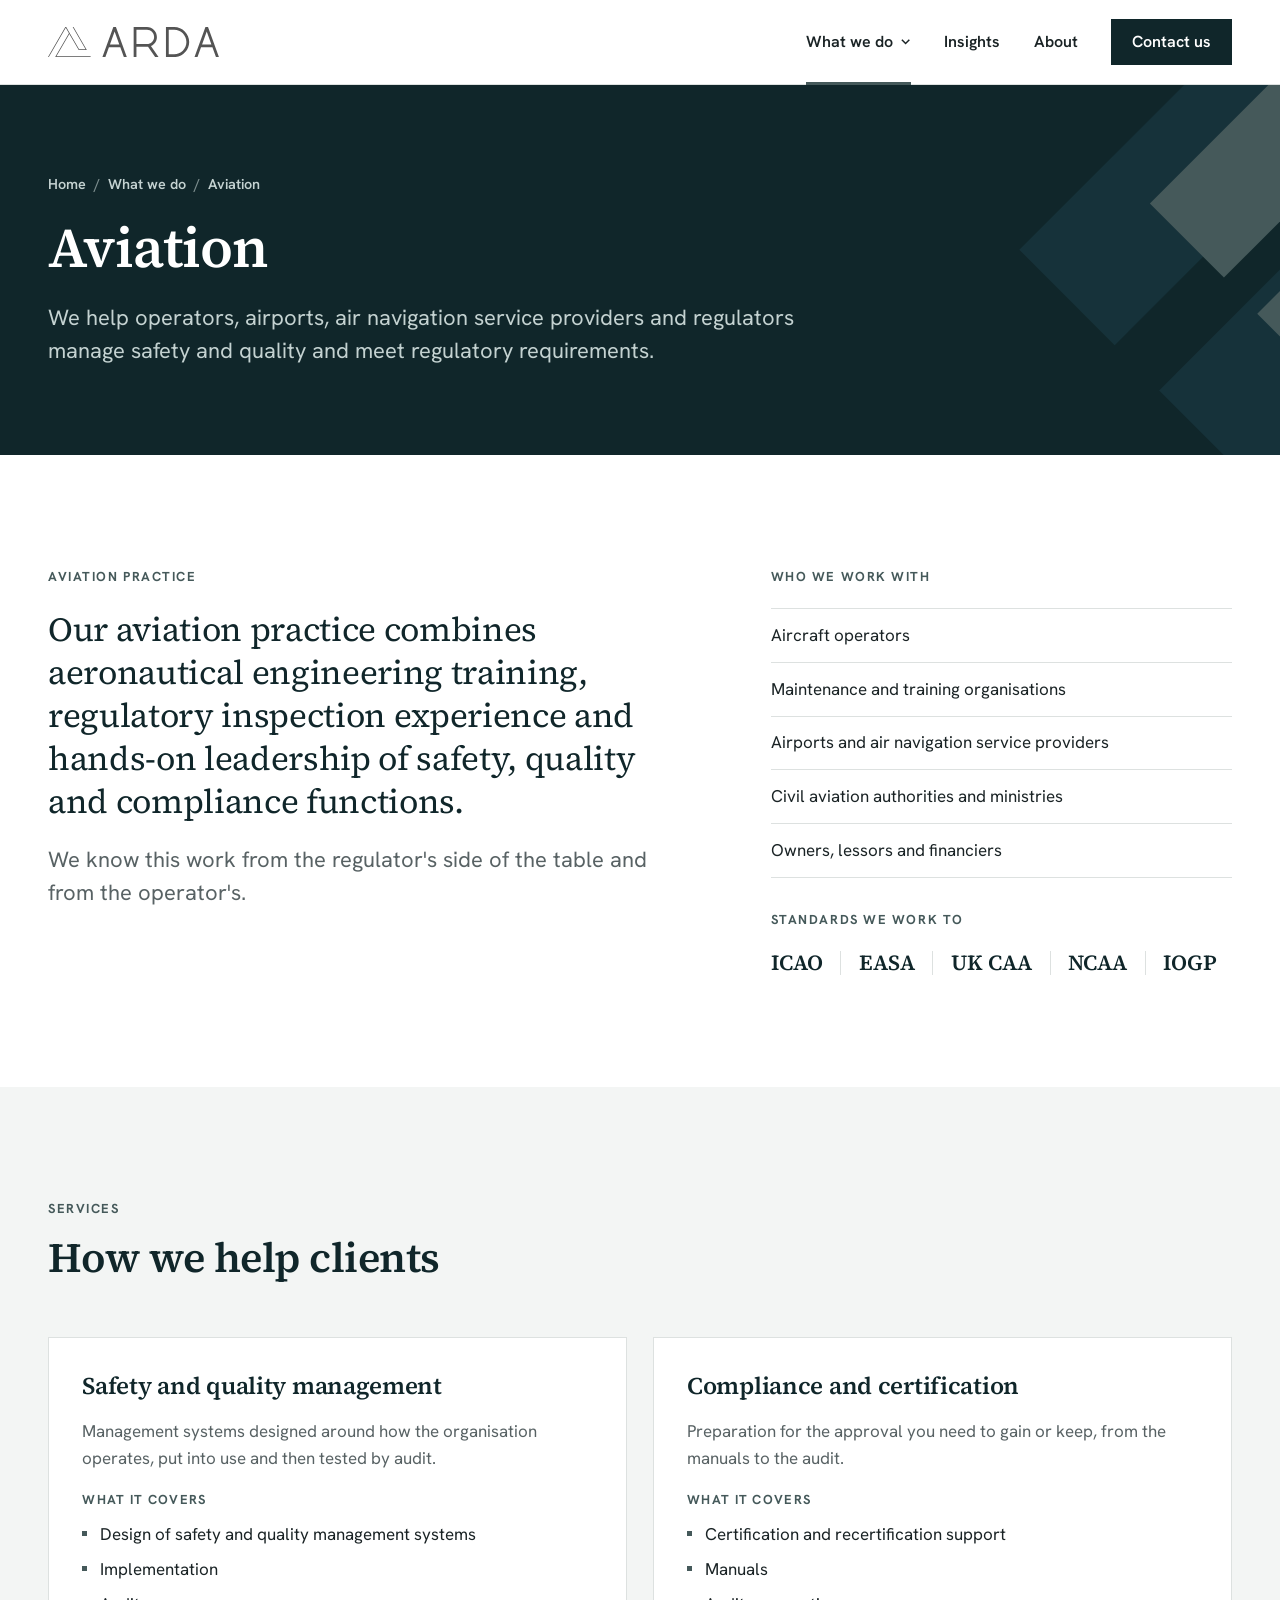
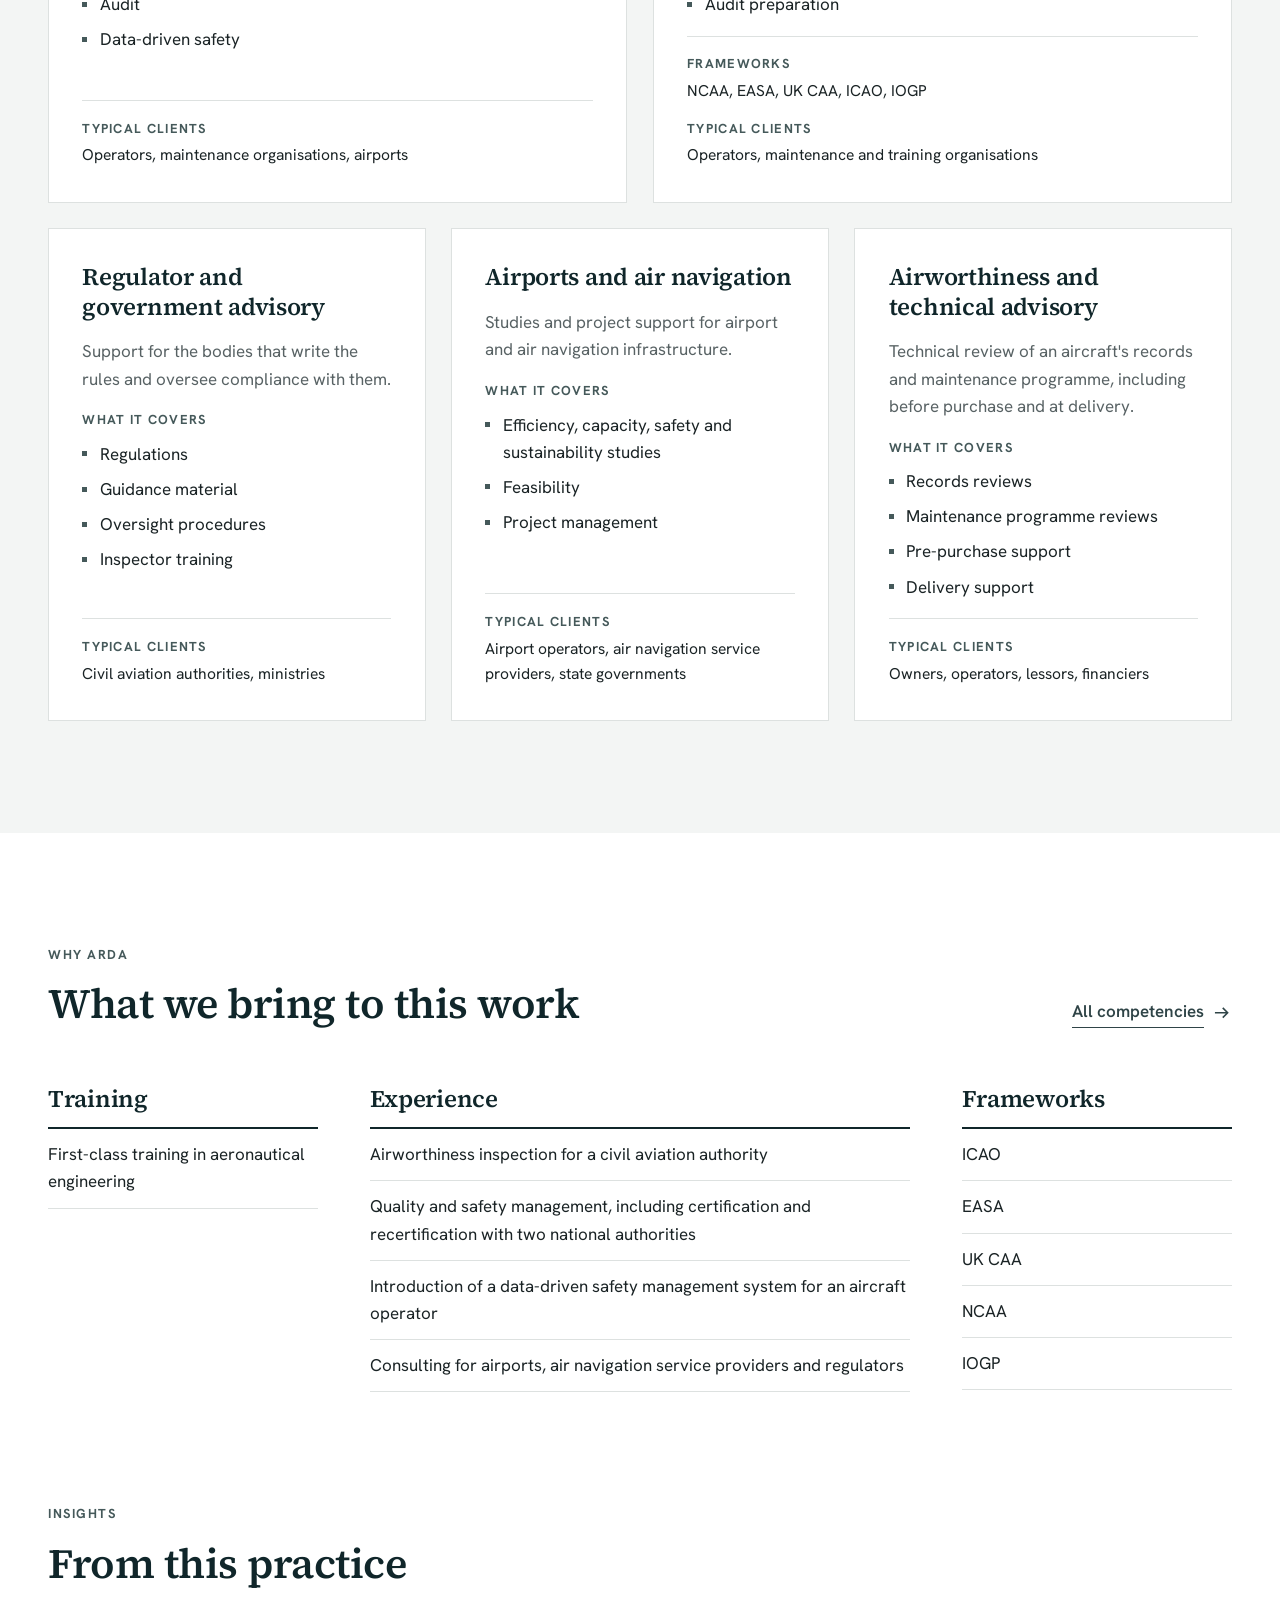
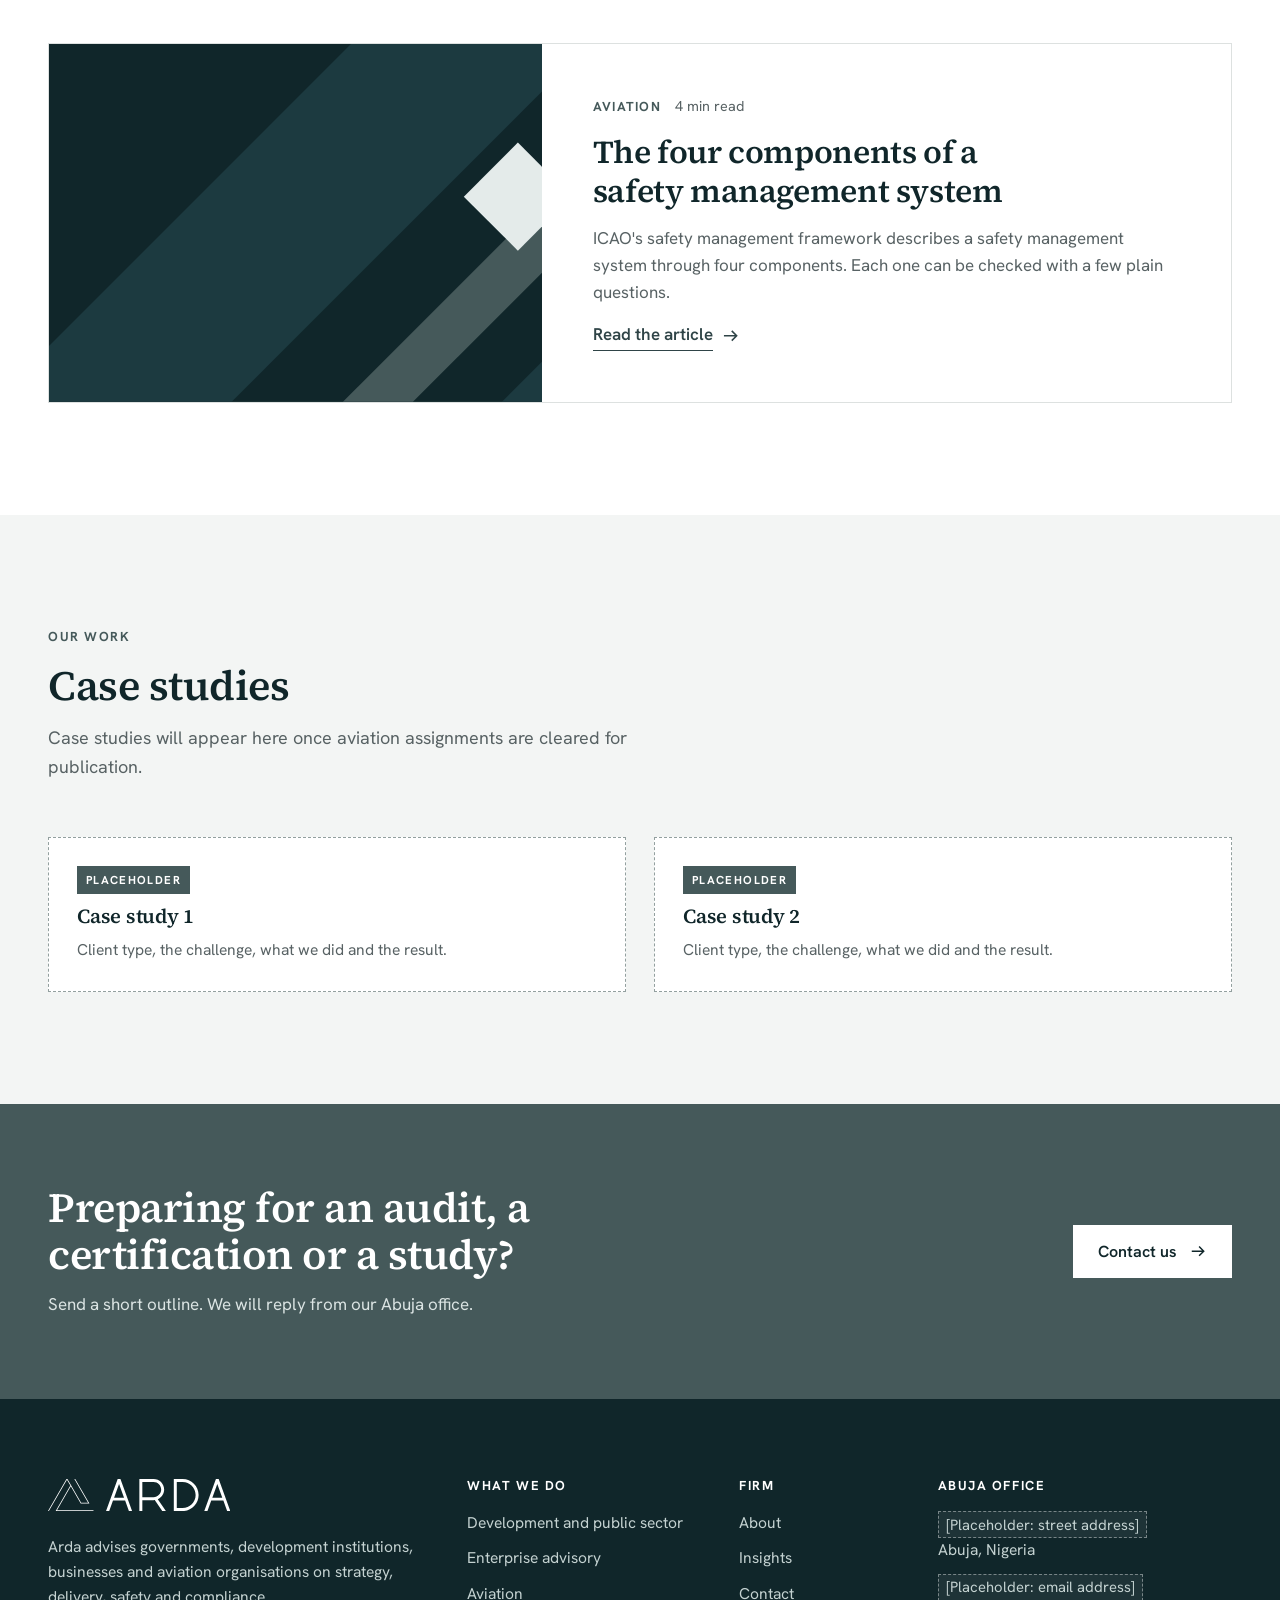
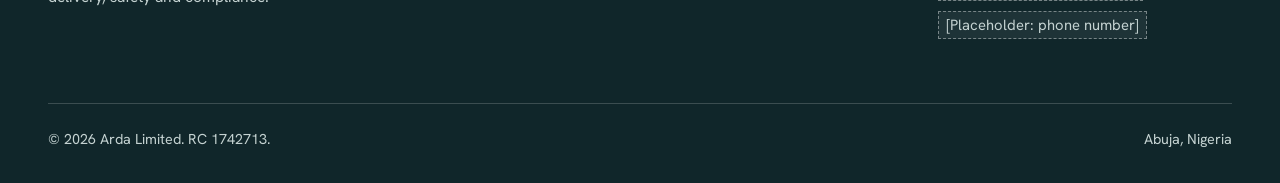
<file: aviation.html>
<!doctype html>
<html lang="en">
<head>
  <meta charset="utf-8">
  <meta name="viewport" content="width=device-width, initial-scale=1, viewport-fit=cover">
  <title>Aviation | Arda Limited</title>
  <meta name="description" content="Safety and quality management, compliance and certification, regulator advisory, airports and air navigation, and airworthiness advisory against ICAO, EASA, UK CAA, NCAA and IOGP frameworks.">
  <meta property="og:title" content="Aviation | Arda Limited">
  <meta property="og:description" content="Safety and quality management, compliance and certification, regulator advisory, airports and air navigation, and airworthiness advisory against ICAO, EASA, UK CAA, NCAA and IOGP frameworks.">
  <meta property="og:type" content="website">
  <meta name="theme-color" content="#10262a">
  <link rel="icon" href="assets/img/favicon.svg" type="image/svg+xml">
  <link rel="stylesheet" href="assets/css/site.css">
</head>
<body>
  <a class="skip" href="#main">Skip to content</a>
  <header class="site-header">
    <div class="wrap">
      <a class="brand" href="index.html" aria-label="Arda Limited, home">
        <svg viewBox="0 0 3229.6 566.8" aria-hidden="true" focusable="false"><path transform="translate(-135.25 -256.58)" d="M 462.51562,256.57812 135.25,823.42188 h 15.51367 L 470.85938,269.00195 531.10352,373.3457 279.00781,809.98633 271.25195,823.42188 H 944.75 l -7.75586,-13.43555 H 294.52344 L 538.86133,386.78125 707.38086,678.66602 h -0.004 l 7.75977,13.43359 H 868.93359 L 617.48438,256.57812 H 601.9707 l 243.69336,422.0879 H 722.89453 L 546.61719,373.3457 538.86133,359.91211 479.20117,256.57812 h -1.16797 -14.3457 z"/><path d="M1283 -0.5H1234.4L1028.2 566.9H1084.4L1151.3 382.9H1366.1L1433 566.9H1489.2ZM1170.5 330.1 1258.7 87.3 1346.9 330.1Z M1944.4 359.5C2012.7 330.1 2057.6 262.5 2057.6 187.5C2057.6 84.1 1973.6 -0 1870.2 -0H1618.3V566.9H1671.1V374.9H1870.2C1876.7 374.9 1883.4 374.5 1890.1 373.8L2024 566.9H2088.3ZM1671.1 52.8H1870.2C1944.4 52.8 2004.8 113.2 2004.8 187.5C2004.8 261.7 1944.4 322.1 1870.2 322.1H1671.1Z M2383.7 -0H2228.5V568.2H2383.7C2540.3 568.2 2667.8 440.7 2667.8 284.1C2667.8 127.4 2540.3 -0 2383.7 -0ZM2383.7 515.4H2281.3V52.8H2383.7C2511.2 52.8 2615 156.5 2615 284.1C2615 411.6 2511.2 515.4 2383.7 515.4Z M3023.2 -0.5H2974.6L2768.4 566.9H2824.6L2891.5 382.9H3106.3L3173.2 566.9H3229.4ZM2910.7 330.1 2998.9 87.3 3087.1 330.1Z"/></svg>
      </a>
      <button class="nav-toggle" type="button" aria-expanded="false" aria-controls="site-nav"><span class="bars" aria-hidden="true"></span>Menu</button>
      <nav class="site-nav" id="site-nav" aria-label="Main">
        <ul class="nav-list">
          <li class="has-menu">
            <button class="nav-link current" type="button" aria-expanded="false" aria-controls="menu-what">What we do <svg class="i-chev" viewBox="0 0 12 12" aria-hidden="true" focusable="false"><path d="M2 4l4 4 4-4" fill="none" stroke="currentColor" stroke-width="1.6"/></svg></button>
            <div class="mega" id="menu-what">
              <div class="wrap">
                <div class="mega-grid">
                  <div class="mega-intro">
                    <p>What we do</p>
                    <p class="muted">Two practices serving governments, development institutions, businesses and aviation organisations.</p>
                  </div>
                  <div class="mega-col">
                    <a href="development-public-sector.html">Development and public sector</a>
                    <ul>
                      <li><a href="development-public-sector.html#public-policy-and-planning">Public policy and planning</a></li>
                      <li><a href="development-public-sector.html#programme-design-delivery-and-evaluation">Programme design, delivery and evaluation</a></li>
                      <li><a href="development-public-sector.html#public-sector-reform-and-capacity-building">Public sector reform and capacity building</a></li>
                    </ul>
                  </div>
                  <div class="mega-col">
                    <a href="enterprise-advisory.html">Enterprise advisory</a>
                    <ul>
                      <li><a href="enterprise-advisory.html#strategy-and-go-to-market">Strategy and go-to-market</a></li>
                      <li><a href="enterprise-advisory.html#enterprise-support-programmes">Enterprise support programmes</a></li>
                      <li><a href="enterprise-advisory.html#investment-readiness">Investment readiness</a></li>
                      <li><a href="enterprise-advisory.html#impact-esg-and-data">Impact, ESG and data</a></li>
                    </ul>
                  </div>
                  <div class="mega-col">
                    <a href="aviation.html" aria-current="page">Aviation</a>
                    <ul>
                      <li><a href="aviation.html#safety-and-quality-management">Safety and quality management</a></li>
                      <li><a href="aviation.html#compliance-and-certification">Compliance and certification</a></li>
                      <li><a href="aviation.html#regulator-and-government-advisory">Regulator and government advisory</a></li>
                      <li><a href="aviation.html#airports-and-air-navigation">Airports and air navigation</a></li>
                      <li><a href="aviation.html#airworthiness-and-technical-advisory">Airworthiness and technical advisory</a></li>
                    </ul>
                  </div>
                </div>
              </div>
            </div>
          </li>
          <li><a class="nav-link" href="insights.html">Insights</a></li>
          <li><a class="nav-link" href="about.html">About</a></li>
          <li><a class="btn nav-cta" href="contact.html">Contact us</a></li>
        </ul>
      </nav>
    </div>
  </header>

  <main id="main">

    <section class="page-hero">
      <div class="page-hero-art">
<svg viewBox="340 0 300 400" preserveAspectRatio="xMaxYMid meet" aria-hidden="true" focusable="false">
  <polygon fill="#16323a" points="936,-400 1142,-400 461,281 358,178"/>
  <polygon fill="#16323a" points="509,330 909,-70 1400,-70 1400,800 979,800"/>
  <polygon fill="#45595a" points="899,-272 1059,-272 579,208 499,128"/>
  <polygon fill="#45595a" points="615,247 700,162 700,332"/>
</svg></div>
      <div class="wrap">
        <div class="page-hero-copy">
          <nav class="crumbs" aria-label="Breadcrumb"><ol><li><a href="index.html">Home</a></li><li><a href="index.html#what-we-do">What we do</a></li><li><span aria-current="page">Aviation</span></li></ol></nav>
          <h1>Aviation</h1>
          <p class="deck">We help operators, airports, air navigation service providers and regulators manage safety and quality and meet regulatory requirements.</p>
        </div>
      </div>
    </section>

    <section class="section" aria-labelledby="ov-h">
      <div class="wrap">
        <div class="two-col">
          <div class="stack">
            <p class="eyebrow" id="ov-h">Aviation practice</p>
            <p class="statement">Our aviation practice combines aeronautical engineering training, regulatory inspection experience and hands-on leadership of safety, quality and compliance functions.</p>
            <p class="deck muted">We know this work from the regulator's side of the table and from the operator's.</p>
          </div>
          <div class="stack lg">
            <div class="stack">
              <p class="eyebrow">Who we work with</p>
              <ul class="rule-list">
                <li>Aircraft operators</li>
                <li>Maintenance and training organisations</li>
                <li>Airports and air navigation service providers</li>
                <li>Civil aviation authorities and ministries</li>
                <li>Owners, lessors and financiers</li>
              </ul>
            </div>
            <div class="stack">
              <p class="eyebrow">Standards we work to</p>
              <ul class="standards"><li>ICAO</li><li>EASA</li><li>UK CAA</li><li>NCAA</li><li>IOGP</li></ul>
            </div>
          </div>
        </div>
      </div>
    </section>

    <section class="section grey" aria-labelledby="svc-h">
      <div class="wrap">
        <div class="sec-head">
          <div>
            <p class="eyebrow">Services</p>
            <h2 id="svc-h">How we help clients</h2>
          </div>
        </div>
        <div class="svc-grid n5">
          <article class="svc" id="safety-and-quality-management">
            <h3>Safety and quality management</h3>
            <p>Management systems designed around how the organisation operates, put into use and then tested by audit.</p>
            <div>
              <p class="label">What it covers</p>
              <ul class="dot-list">
                <li>Design of safety and quality management systems</li>
                <li>Implementation</li>
                <li>Audit</li>
                <li>Data-driven safety</li>
              </ul>
            </div>
            <div class="svc-meta">
              <div><p class="label">Typical clients</p><p>Operators, maintenance organisations, airports</p></div>
            </div>
          </article>
          <article class="svc" id="compliance-and-certification">
            <h3>Compliance and certification</h3>
            <p>Preparation for the approval you need to gain or keep, from the manuals to the audit.</p>
            <div>
              <p class="label">What it covers</p>
              <ul class="dot-list">
                <li>Certification and recertification support</li>
                <li>Manuals</li>
                <li>Audit preparation</li>
              </ul>
            </div>
            <div class="svc-meta">
              <div><p class="label">Frameworks</p><p>NCAA, EASA, UK CAA, ICAO, IOGP</p></div>
              <div><p class="label">Typical clients</p><p>Operators, maintenance and training organisations</p></div>
            </div>
          </article>
          <article class="svc" id="regulator-and-government-advisory">
            <h3>Regulator and government advisory</h3>
            <p>Support for the bodies that write the rules and oversee compliance with them.</p>
            <div>
              <p class="label">What it covers</p>
              <ul class="dot-list">
                <li>Regulations</li>
                <li>Guidance material</li>
                <li>Oversight procedures</li>
                <li>Inspector training</li>
              </ul>
            </div>
            <div class="svc-meta">
              <div><p class="label">Typical clients</p><p>Civil aviation authorities, ministries</p></div>
            </div>
          </article>
          <article class="svc" id="airports-and-air-navigation">
            <h3>Airports and air navigation</h3>
            <p>Studies and project support for airport and air navigation infrastructure.</p>
            <div>
              <p class="label">What it covers</p>
              <ul class="dot-list">
                <li>Efficiency, capacity, safety and sustainability studies</li>
                <li>Feasibility</li>
                <li>Project management</li>
              </ul>
            </div>
            <div class="svc-meta">
              <div><p class="label">Typical clients</p><p>Airport operators, air navigation service providers, state governments</p></div>
            </div>
          </article>
          <article class="svc" id="airworthiness-and-technical-advisory">
            <h3>Airworthiness and technical advisory</h3>
            <p>Technical review of an aircraft's records and maintenance programme, including before purchase and at delivery.</p>
            <div>
              <p class="label">What it covers</p>
              <ul class="dot-list">
                <li>Records reviews</li>
                <li>Maintenance programme reviews</li>
                <li>Pre-purchase support</li>
                <li>Delivery support</li>
              </ul>
            </div>
            <div class="svc-meta">
              <div><p class="label">Typical clients</p><p>Owners, operators, lessors, financiers</p></div>
            </div>
          </article>
        </div>
      </div>
    </section>

    <section class="section" aria-labelledby="comp-h">
      <div class="wrap">
        <div class="sec-head">
          <div>
            <p class="eyebrow">Why Arda</p>
            <h2 id="comp-h">What we bring to this work</h2>
          </div>
          <a class="link-arrow" href="about.html#competencies"><span>All competencies</span> <svg class="i-arrow" viewBox="0 0 20 20" aria-hidden="true" focusable="false"><path d="M3 10h13M11 5l5 5-5 5" fill="none" stroke="currentColor" stroke-width="1.6"/></svg></a>
        </div>
        <div class="comp-cols">
          <div><h3>Training</h3><ul><li>First-class training in aeronautical engineering</li></ul></div>
          <div><h3>Experience</h3><ul><li>Airworthiness inspection for a civil aviation authority</li><li>Quality and safety management, including certification and recertification with two national authorities</li><li>Introduction of a data-driven safety management system for an aircraft operator</li><li>Consulting for airports, air navigation service providers and regulators</li></ul></div>
          <div><h3>Frameworks</h3><ul><li>ICAO</li><li>EASA</li><li>UK CAA</li><li>NCAA</li><li>IOGP</li></ul></div>
        </div>
      </div>
    </section>

    <section class="section tight-top" aria-labelledby="rel-h">
      <div class="wrap">
        <div class="sec-head">
          <div>
            <p class="eyebrow">Insights</p>
            <h2 id="rel-h">From this practice</h2>
          </div>
        </div>
        <a class="card wide-card" href="insights/four-components-of-a-safety-management-system.html">
          <div class="card-art"><svg viewBox="0 0 400 225" preserveAspectRatio="xMidYMid slice" aria-hidden="true" focusable="false">
    <rect width="400" height="225" fill="#10262a"/>
    <g><polygon fill="#1c3a40" points="10,225 160,225 385,0 235,0"/><polygon fill="#45595a" points="230,225 274,225 499,0 455,0"/><polygon fill="#1c3a40" points="330,225 480,225 705,0 555,0"/>
    <polygon fill="#e4ebea" points="306,96 340,62 374,96 340,130"/></g>
  </svg></div>
          <div class="card-body">
            <p class="meta"><span class="tag">Aviation</span><span class="read">4 min read</span></p>
            <h3 style="font-size:clamp(1.5rem,1.2rem + 1.2vw,2rem)">The four components of a safety management system</h3>
            <p>ICAO's safety management framework describes a safety management system through four components. Each one can be checked with a few plain questions.</p>
            <span class="link-arrow"><span>Read the article</span> <svg class="i-arrow" viewBox="0 0 20 20" aria-hidden="true" focusable="false"><path d="M3 10h13M11 5l5 5-5 5" fill="none" stroke="currentColor" stroke-width="1.6"/></svg></span>
          </div>
        </a>
      </div>
    </section>

    <section class="section grey" aria-labelledby="work-h">
      <div class="wrap">
        <div class="sec-head">
          <div>
            <p class="eyebrow">Our work</p>
            <h2 id="work-h">Case studies</h2>
            <p class="intro">Case studies will appear here once aviation assignments are cleared for publication.</p>
          </div>
        </div>
        <div class="grid-2">
          <article class="ph compact" data-placeholder="Case study 1">
            <div class="ph-body">
              <span class="ph-tag">Placeholder</span>
              <h3>Case study 1</h3>
              <p>Client type, the challenge, what we did and the result.</p>
            </div>
          </article>
          <article class="ph compact" data-placeholder="Case study 2">
            <div class="ph-body">
              <span class="ph-tag">Placeholder</span>
              <h3>Case study 2</h3>
              <p>Client type, the challenge, what we did and the result.</p>
            </div>
          </article>
        </div>
      </div>
    </section>

    <section class="cta" aria-labelledby="cta-h">
      <div class="wrap">
        <div>
          <h2 id="cta-h">Preparing for an audit, a certification or a study?</h2>
          <p>Send a short outline. We will reply from our Abuja office.</p>
        </div>
        <a class="btn white" href="contact.html">Contact us <svg class="i-arrow" viewBox="0 0 20 20" aria-hidden="true" focusable="false"><path d="M3 10h13M11 5l5 5-5 5" fill="none" stroke="currentColor" stroke-width="1.6"/></svg></a>
      </div>
    </section>
  </main>

  <footer class="site-footer">
    <div class="wrap">
      <div class="footer-grid">
        <div class="footer-brand">
          <a class="brand" href="index.html" aria-label="Arda Limited, home">
        <svg viewBox="0 0 3229.6 566.8" aria-hidden="true" focusable="false"><path transform="translate(-135.25 -256.58)" d="M 462.51562,256.57812 135.25,823.42188 h 15.51367 L 470.85938,269.00195 531.10352,373.3457 279.00781,809.98633 271.25195,823.42188 H 944.75 l -7.75586,-13.43555 H 294.52344 L 538.86133,386.78125 707.38086,678.66602 h -0.004 l 7.75977,13.43359 H 868.93359 L 617.48438,256.57812 H 601.9707 l 243.69336,422.0879 H 722.89453 L 546.61719,373.3457 538.86133,359.91211 479.20117,256.57812 h -1.16797 -14.3457 z"/><path d="M1283 -0.5H1234.4L1028.2 566.9H1084.4L1151.3 382.9H1366.1L1433 566.9H1489.2ZM1170.5 330.1 1258.7 87.3 1346.9 330.1Z M1944.4 359.5C2012.7 330.1 2057.6 262.5 2057.6 187.5C2057.6 84.1 1973.6 -0 1870.2 -0H1618.3V566.9H1671.1V374.9H1870.2C1876.7 374.9 1883.4 374.5 1890.1 373.8L2024 566.9H2088.3ZM1671.1 52.8H1870.2C1944.4 52.8 2004.8 113.2 2004.8 187.5C2004.8 261.7 1944.4 322.1 1870.2 322.1H1671.1Z M2383.7 -0H2228.5V568.2H2383.7C2540.3 568.2 2667.8 440.7 2667.8 284.1C2667.8 127.4 2540.3 -0 2383.7 -0ZM2383.7 515.4H2281.3V52.8H2383.7C2511.2 52.8 2615 156.5 2615 284.1C2615 411.6 2511.2 515.4 2383.7 515.4Z M3023.2 -0.5H2974.6L2768.4 566.9H2824.6L2891.5 382.9H3106.3L3173.2 566.9H3229.4ZM2910.7 330.1 2998.9 87.3 3087.1 330.1Z"/></svg>
      </a>
          <p>Arda advises governments, development institutions, businesses and aviation organisations on strategy, delivery, safety and compliance.</p>
        </div>
        <div>
          <h2>What we do</h2>
          <ul>
            <li><a href="development-public-sector.html">Development and public sector</a></li>
            <li><a href="enterprise-advisory.html">Enterprise advisory</a></li>
            <li><a href="aviation.html">Aviation</a></li>
          </ul>
        </div>
        <div>
          <h2>Firm</h2>
          <ul>
            <li><a href="about.html">About</a></li>
            <li><a href="insights.html">Insights</a></li>
            <li><a href="contact.html">Contact</a></li>
          </ul>
        </div>
        <div>
          <h2>Abuja office</h2>
          <ul>
            <li><span class="ph-inline" data-placeholder="street address">[Placeholder: street address]</span><br>Abuja, Nigeria</li>
            <li><span class="ph-inline" data-placeholder="email address">[Placeholder: email address]</span></li>
            <li><span class="ph-inline" data-placeholder="phone number">[Placeholder: phone number]</span></li>
          </ul>
        </div>
      </div>
      <div class="footer-base">
        <span>&copy; 2026 Arda Limited. RC 1742713.</span>
        <span>Abuja, Nigeria</span>
      </div>
    </div>
  </footer>
  <script src="assets/js/site.js" defer></script>
</body>
</html>
</file>
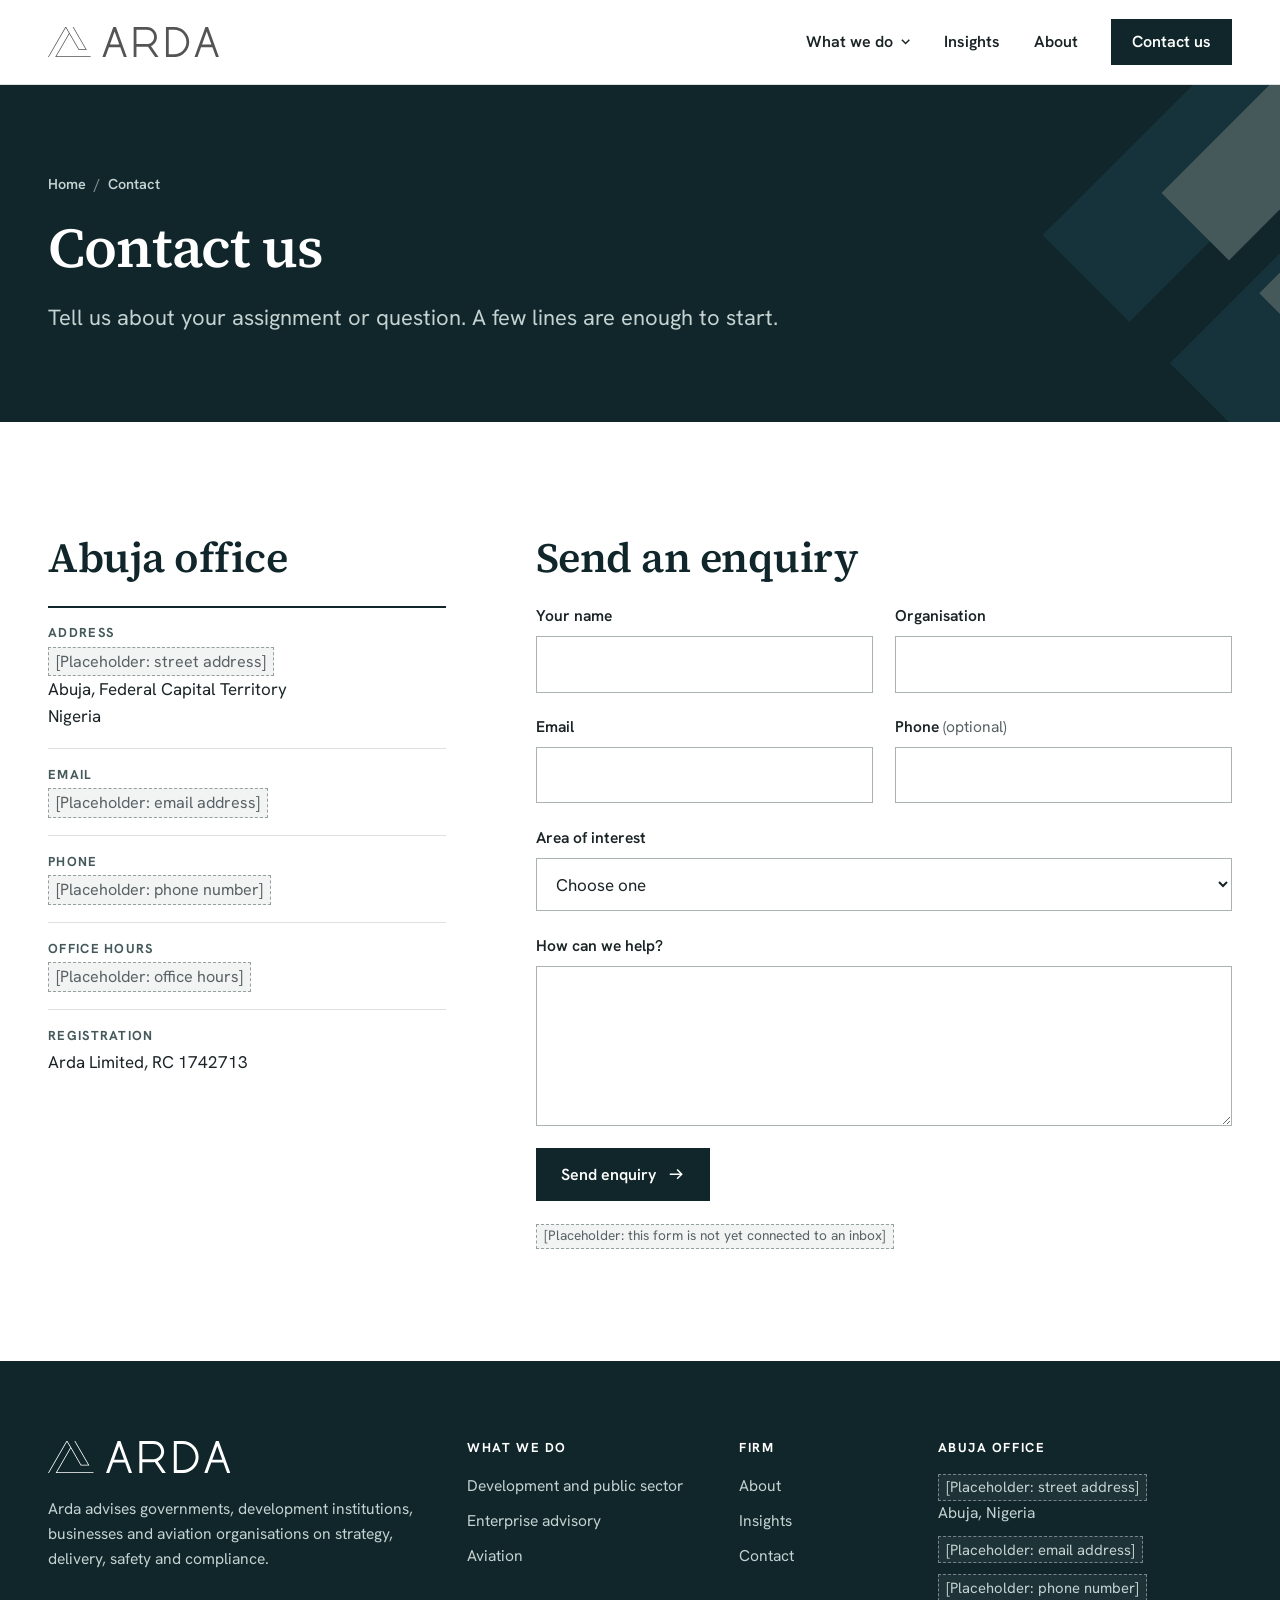
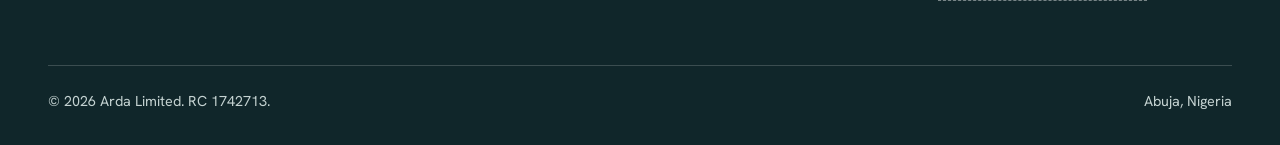
<file: contact.html>
<!doctype html>
<html lang="en">
<head>
  <meta charset="utf-8">
  <meta name="viewport" content="width=device-width, initial-scale=1, viewport-fit=cover">
  <title>Contact | Arda Limited</title>
  <meta name="description" content="Contact Arda Limited in Abuja, Nigeria. Send an enquiry about development and public sector, enterprise or aviation advisory.">
  <meta property="og:title" content="Contact | Arda Limited">
  <meta property="og:description" content="Contact Arda Limited in Abuja, Nigeria. Send an enquiry about development and public sector, enterprise or aviation advisory.">
  <meta property="og:type" content="website">
  <meta name="theme-color" content="#10262a">
  <link rel="icon" href="assets/img/favicon.svg" type="image/svg+xml">
  <link rel="stylesheet" href="assets/css/site.css">
</head>
<body>
  <a class="skip" href="#main">Skip to content</a>
  <header class="site-header">
    <div class="wrap">
      <a class="brand" href="index.html" aria-label="Arda Limited, home">
        <svg viewBox="0 0 3229.6 566.8" aria-hidden="true" focusable="false"><path transform="translate(-135.25 -256.58)" d="M 462.51562,256.57812 135.25,823.42188 h 15.51367 L 470.85938,269.00195 531.10352,373.3457 279.00781,809.98633 271.25195,823.42188 H 944.75 l -7.75586,-13.43555 H 294.52344 L 538.86133,386.78125 707.38086,678.66602 h -0.004 l 7.75977,13.43359 H 868.93359 L 617.48438,256.57812 H 601.9707 l 243.69336,422.0879 H 722.89453 L 546.61719,373.3457 538.86133,359.91211 479.20117,256.57812 h -1.16797 -14.3457 z"/><path d="M1283 -0.5H1234.4L1028.2 566.9H1084.4L1151.3 382.9H1366.1L1433 566.9H1489.2ZM1170.5 330.1 1258.7 87.3 1346.9 330.1Z M1944.4 359.5C2012.7 330.1 2057.6 262.5 2057.6 187.5C2057.6 84.1 1973.6 -0 1870.2 -0H1618.3V566.9H1671.1V374.9H1870.2C1876.7 374.9 1883.4 374.5 1890.1 373.8L2024 566.9H2088.3ZM1671.1 52.8H1870.2C1944.4 52.8 2004.8 113.2 2004.8 187.5C2004.8 261.7 1944.4 322.1 1870.2 322.1H1671.1Z M2383.7 -0H2228.5V568.2H2383.7C2540.3 568.2 2667.8 440.7 2667.8 284.1C2667.8 127.4 2540.3 -0 2383.7 -0ZM2383.7 515.4H2281.3V52.8H2383.7C2511.2 52.8 2615 156.5 2615 284.1C2615 411.6 2511.2 515.4 2383.7 515.4Z M3023.2 -0.5H2974.6L2768.4 566.9H2824.6L2891.5 382.9H3106.3L3173.2 566.9H3229.4ZM2910.7 330.1 2998.9 87.3 3087.1 330.1Z"/></svg>
      </a>
      <button class="nav-toggle" type="button" aria-expanded="false" aria-controls="site-nav"><span class="bars" aria-hidden="true"></span>Menu</button>
      <nav class="site-nav" id="site-nav" aria-label="Main">
        <ul class="nav-list">
          <li class="has-menu">
            <button class="nav-link" type="button" aria-expanded="false" aria-controls="menu-what">What we do <svg class="i-chev" viewBox="0 0 12 12" aria-hidden="true" focusable="false"><path d="M2 4l4 4 4-4" fill="none" stroke="currentColor" stroke-width="1.6"/></svg></button>
            <div class="mega" id="menu-what">
              <div class="wrap">
                <div class="mega-grid">
                  <div class="mega-intro">
                    <p>What we do</p>
                    <p class="muted">Two practices serving governments, development institutions, businesses and aviation organisations.</p>
                  </div>
                  <div class="mega-col">
                    <a href="development-public-sector.html">Development and public sector</a>
                    <ul>
                      <li><a href="development-public-sector.html#public-policy-and-planning">Public policy and planning</a></li>
                      <li><a href="development-public-sector.html#programme-design-delivery-and-evaluation">Programme design, delivery and evaluation</a></li>
                      <li><a href="development-public-sector.html#public-sector-reform-and-capacity-building">Public sector reform and capacity building</a></li>
                    </ul>
                  </div>
                  <div class="mega-col">
                    <a href="enterprise-advisory.html">Enterprise advisory</a>
                    <ul>
                      <li><a href="enterprise-advisory.html#strategy-and-go-to-market">Strategy and go-to-market</a></li>
                      <li><a href="enterprise-advisory.html#enterprise-support-programmes">Enterprise support programmes</a></li>
                      <li><a href="enterprise-advisory.html#investment-readiness">Investment readiness</a></li>
                      <li><a href="enterprise-advisory.html#impact-esg-and-data">Impact, ESG and data</a></li>
                    </ul>
                  </div>
                  <div class="mega-col">
                    <a href="aviation.html">Aviation</a>
                    <ul>
                      <li><a href="aviation.html#safety-and-quality-management">Safety and quality management</a></li>
                      <li><a href="aviation.html#compliance-and-certification">Compliance and certification</a></li>
                      <li><a href="aviation.html#regulator-and-government-advisory">Regulator and government advisory</a></li>
                      <li><a href="aviation.html#airports-and-air-navigation">Airports and air navigation</a></li>
                      <li><a href="aviation.html#airworthiness-and-technical-advisory">Airworthiness and technical advisory</a></li>
                    </ul>
                  </div>
                </div>
              </div>
            </div>
          </li>
          <li><a class="nav-link" href="insights.html">Insights</a></li>
          <li><a class="nav-link" href="about.html">About</a></li>
          <li><a class="btn nav-cta" href="contact.html" aria-current="page">Contact us</a></li>
        </ul>
      </nav>
    </div>
  </header>

  <main id="main">

    <section class="page-hero">
      <div class="page-hero-art">
<svg viewBox="340 0 300 400" preserveAspectRatio="xMaxYMid meet" aria-hidden="true" focusable="false">
  <polygon fill="#16323a" points="936,-400 1142,-400 461,281 358,178"/>
  <polygon fill="#16323a" points="509,330 909,-70 1400,-70 1400,800 979,800"/>
  <polygon fill="#45595a" points="899,-272 1059,-272 579,208 499,128"/>
  <polygon fill="#45595a" points="615,247 700,162 700,332"/>
</svg></div>
      <div class="wrap">
        <div class="page-hero-copy">
          <nav class="crumbs" aria-label="Breadcrumb"><ol><li><a href="index.html">Home</a></li><li><span aria-current="page">Contact</span></li></ol></nav>
          <h1>Contact us</h1>
          <p class="deck">Tell us about your assignment or question. A few lines are enough to start.</p>
        </div>
      </div>
    </section>

    <section class="section" aria-label="Contact details and enquiry form">
      <div class="wrap">
        <div class="contact">
          <div class="details">
            <h2>Abuja office</h2>
            <div class="item">
              <h3>Address</h3>
              <p><span class="ph-inline" data-placeholder="street address">[Placeholder: street address]</span><br>Abuja, Federal Capital Territory<br>Nigeria</p>
            </div>
            <div class="item">
              <h3>Email</h3>
              <p><span class="ph-inline" data-placeholder="email address">[Placeholder: email address]</span></p>
            </div>
            <div class="item">
              <h3>Phone</h3>
              <p><span class="ph-inline" data-placeholder="phone number">[Placeholder: phone number]</span></p>
            </div>
            <div class="item">
              <h3>Office hours</h3>
              <p><span class="ph-inline" data-placeholder="office hours">[Placeholder: office hours]</span></p>
            </div>
            <div class="item">
              <h3>Registration</h3>
              <p>Arda Limited, RC 1742713</p>
            </div>
          </div>

          <!-- PLACEHOLDER: set data-endpoint to the form handler URL. Until it is set, the form shows a notice and sends nothing. -->
          <form class="enquiry" id="enquiry-form" data-endpoint="">
            <h2>Send an enquiry</h2>
            <div class="field-row">
              <div class="field">
                <label for="enq-name">Your name</label>
                <input id="enq-name" name="name" type="text" autocomplete="name" required>
              </div>
              <div class="field">
                <label for="enq-org">Organisation</label>
                <input id="enq-org" name="organisation" type="text" autocomplete="organization" required>
              </div>
            </div>
            <div class="field-row">
              <div class="field">
                <label for="enq-email">Email</label>
                <input id="enq-email" name="email" type="email" autocomplete="email" required>
              </div>
              <div class="field">
                <label for="enq-phone">Phone <span class="opt">(optional)</span></label>
                <input id="enq-phone" name="phone" type="tel" autocomplete="tel">
              </div>
            </div>
            <div class="field">
              <label for="enq-area">Area of interest</label>
              <select id="enq-area" name="area" required>
                <option value="">Choose one</option>
                <option>Development and public sector</option>
                <option>Enterprise advisory</option>
                <option>Aviation</option>
                <option>General enquiry</option>
              </select>
            </div>
            <div class="field">
              <label for="enq-message">How can we help?</label>
              <textarea id="enq-message" name="message" required></textarea>
            </div>
            <div class="actions">
              <button class="btn" type="submit">Send enquiry <svg class="i-arrow" viewBox="0 0 20 20" aria-hidden="true" focusable="false"><path d="M3 10h13M11 5l5 5-5 5" fill="none" stroke="currentColor" stroke-width="1.6"/></svg></button>
            </div>
            <p class="form-status" id="enquiry-status" role="status" tabindex="-1" hidden></p>
            <p class="form-note"><span class="ph-inline" data-placeholder="form endpoint">[Placeholder: this form is not yet connected to an inbox]</span></p>
          </form>
        </div>
      </div>
    </section>
  </main>

  <footer class="site-footer">
    <div class="wrap">
      <div class="footer-grid">
        <div class="footer-brand">
          <a class="brand" href="index.html" aria-label="Arda Limited, home">
        <svg viewBox="0 0 3229.6 566.8" aria-hidden="true" focusable="false"><path transform="translate(-135.25 -256.58)" d="M 462.51562,256.57812 135.25,823.42188 h 15.51367 L 470.85938,269.00195 531.10352,373.3457 279.00781,809.98633 271.25195,823.42188 H 944.75 l -7.75586,-13.43555 H 294.52344 L 538.86133,386.78125 707.38086,678.66602 h -0.004 l 7.75977,13.43359 H 868.93359 L 617.48438,256.57812 H 601.9707 l 243.69336,422.0879 H 722.89453 L 546.61719,373.3457 538.86133,359.91211 479.20117,256.57812 h -1.16797 -14.3457 z"/><path d="M1283 -0.5H1234.4L1028.2 566.9H1084.4L1151.3 382.9H1366.1L1433 566.9H1489.2ZM1170.5 330.1 1258.7 87.3 1346.9 330.1Z M1944.4 359.5C2012.7 330.1 2057.6 262.5 2057.6 187.5C2057.6 84.1 1973.6 -0 1870.2 -0H1618.3V566.9H1671.1V374.9H1870.2C1876.7 374.9 1883.4 374.5 1890.1 373.8L2024 566.9H2088.3ZM1671.1 52.8H1870.2C1944.4 52.8 2004.8 113.2 2004.8 187.5C2004.8 261.7 1944.4 322.1 1870.2 322.1H1671.1Z M2383.7 -0H2228.5V568.2H2383.7C2540.3 568.2 2667.8 440.7 2667.8 284.1C2667.8 127.4 2540.3 -0 2383.7 -0ZM2383.7 515.4H2281.3V52.8H2383.7C2511.2 52.8 2615 156.5 2615 284.1C2615 411.6 2511.2 515.4 2383.7 515.4Z M3023.2 -0.5H2974.6L2768.4 566.9H2824.6L2891.5 382.9H3106.3L3173.2 566.9H3229.4ZM2910.7 330.1 2998.9 87.3 3087.1 330.1Z"/></svg>
      </a>
          <p>Arda advises governments, development institutions, businesses and aviation organisations on strategy, delivery, safety and compliance.</p>
        </div>
        <div>
          <h2>What we do</h2>
          <ul>
            <li><a href="development-public-sector.html">Development and public sector</a></li>
            <li><a href="enterprise-advisory.html">Enterprise advisory</a></li>
            <li><a href="aviation.html">Aviation</a></li>
          </ul>
        </div>
        <div>
          <h2>Firm</h2>
          <ul>
            <li><a href="about.html">About</a></li>
            <li><a href="insights.html">Insights</a></li>
            <li><a href="contact.html">Contact</a></li>
          </ul>
        </div>
        <div>
          <h2>Abuja office</h2>
          <ul>
            <li><span class="ph-inline" data-placeholder="street address">[Placeholder: street address]</span><br>Abuja, Nigeria</li>
            <li><span class="ph-inline" data-placeholder="email address">[Placeholder: email address]</span></li>
            <li><span class="ph-inline" data-placeholder="phone number">[Placeholder: phone number]</span></li>
          </ul>
        </div>
      </div>
      <div class="footer-base">
        <span>&copy; 2026 Arda Limited. RC 1742713.</span>
        <span>Abuja, Nigeria</span>
      </div>
    </div>
  </footer>
  <script src="assets/js/site.js" defer></script>
</body>
</html>
</file>
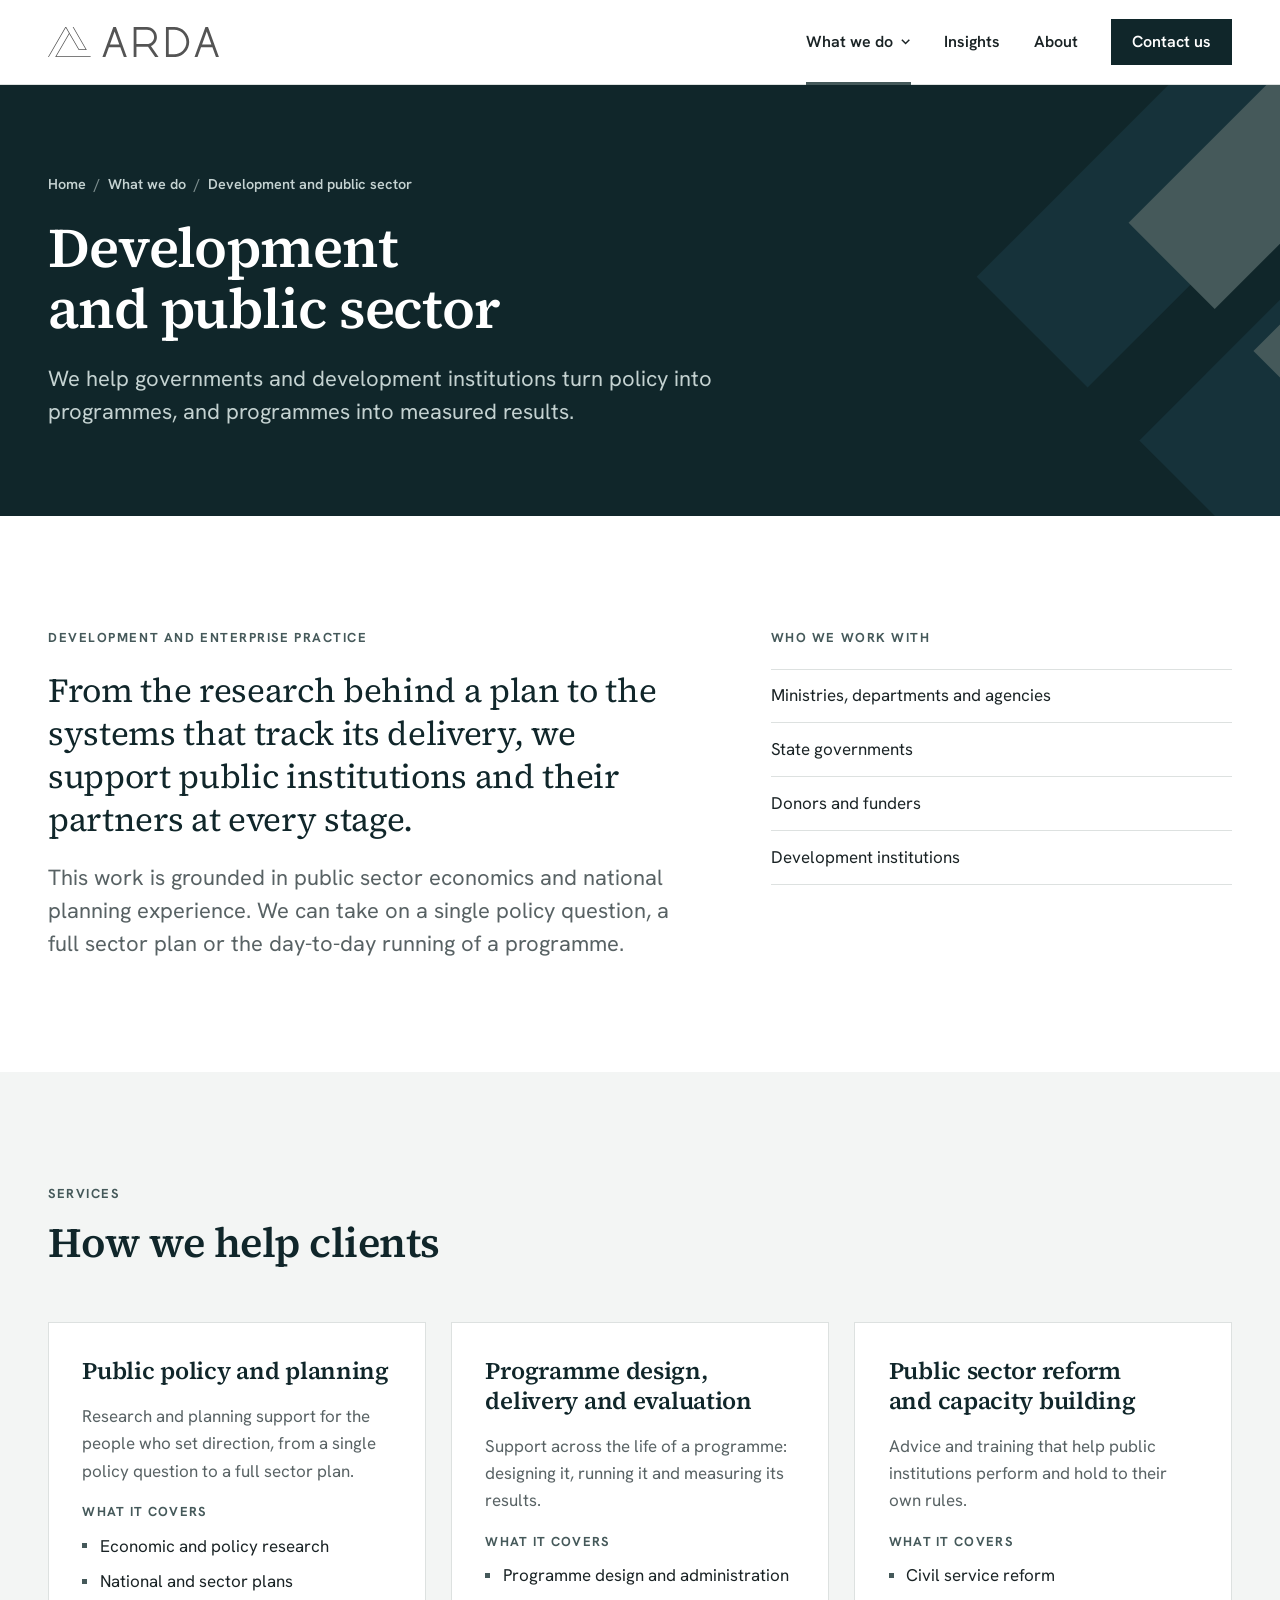
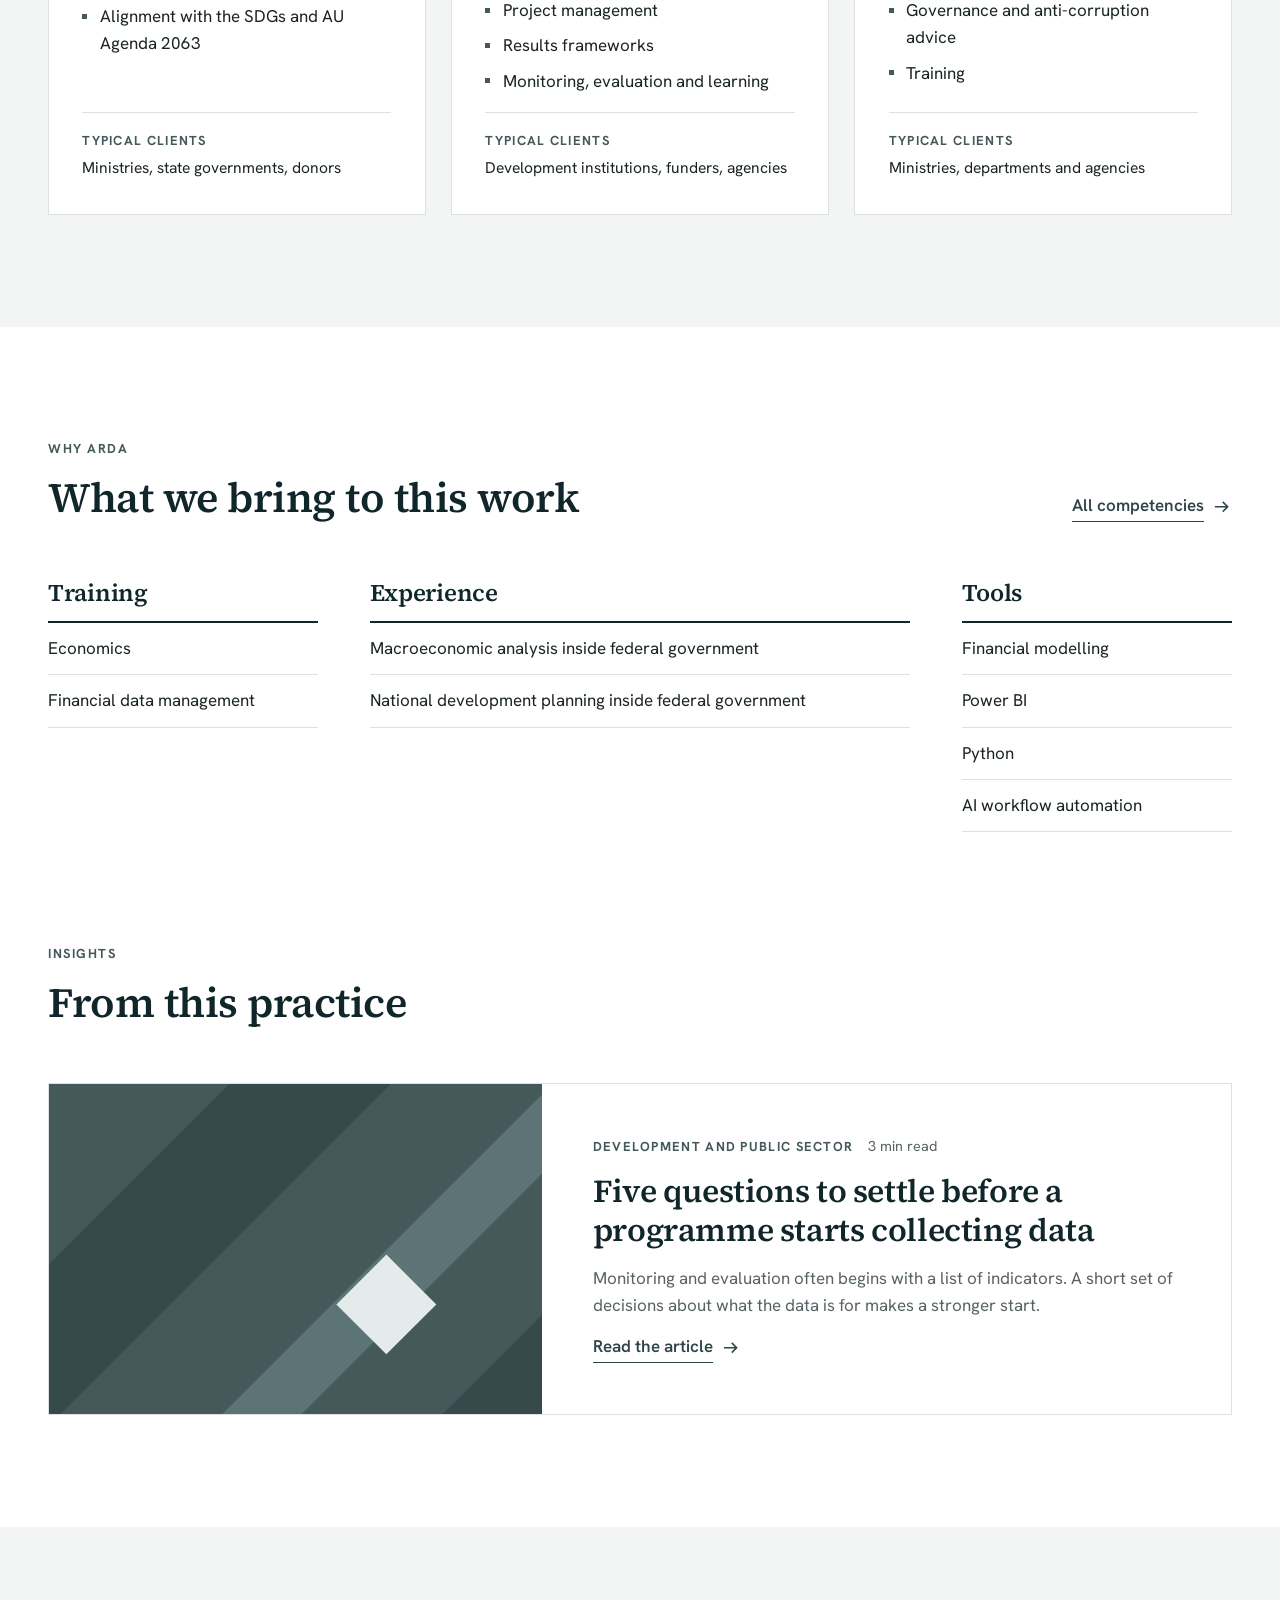
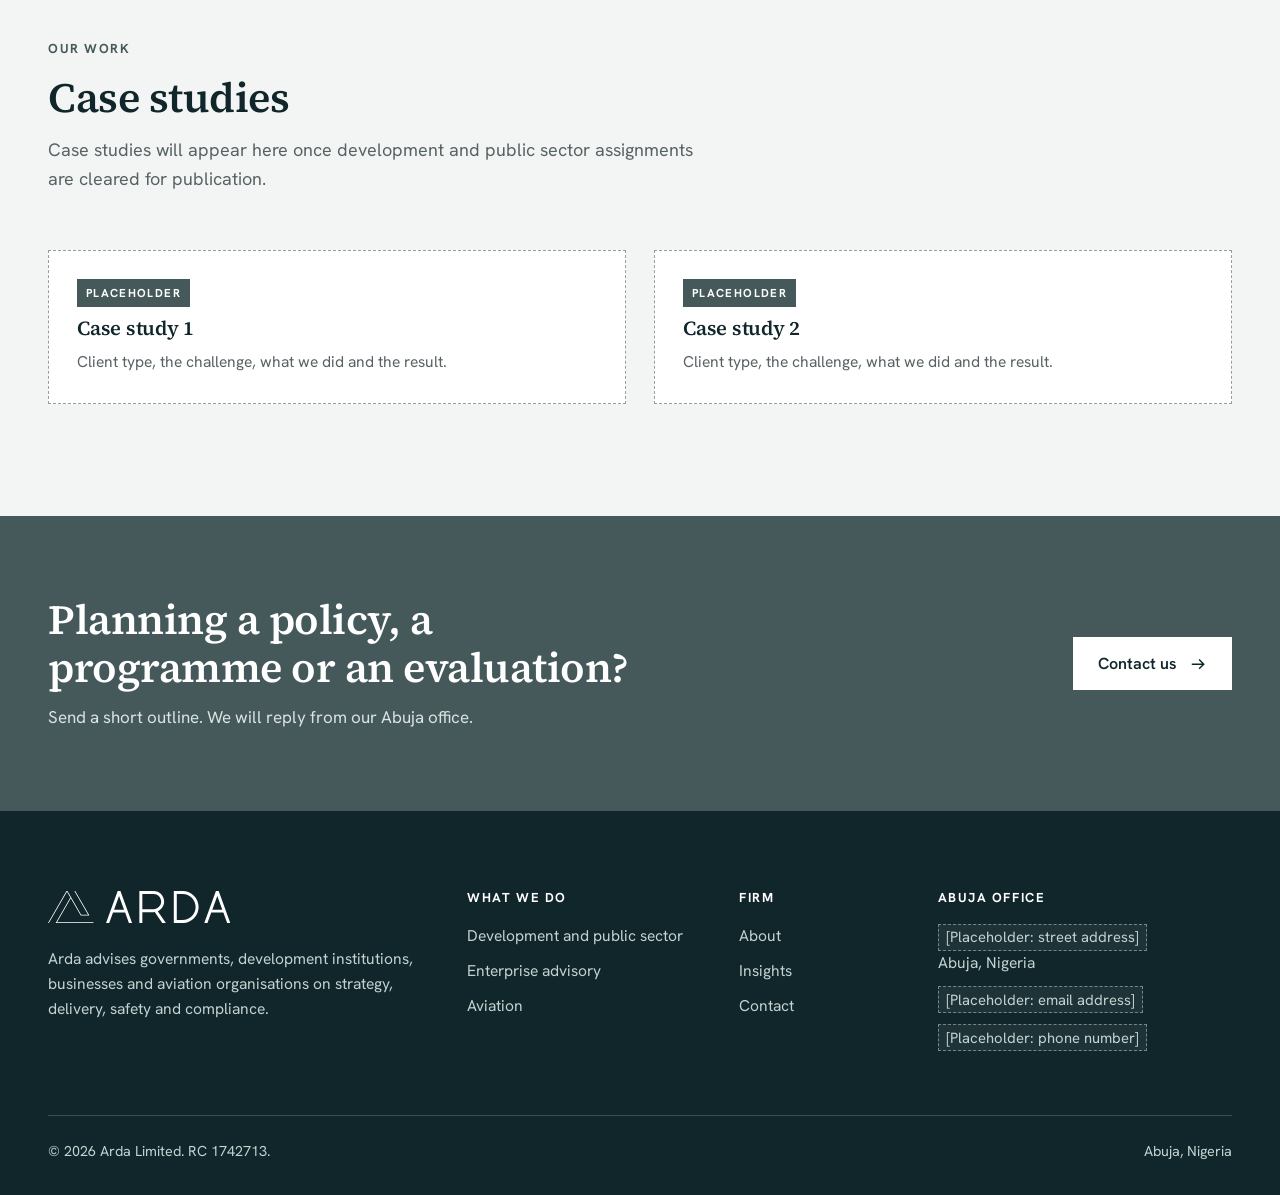
<file: development-public-sector.html>
<!doctype html>
<html lang="en">
<head>
  <meta charset="utf-8">
  <meta name="viewport" content="width=device-width, initial-scale=1, viewport-fit=cover">
  <title>Development and public sector | Arda Limited</title>
  <meta name="description" content="Public policy and planning, programme design, delivery and evaluation, and public sector reform for ministries, state governments, donors and development institutions.">
  <meta property="og:title" content="Development and public sector | Arda Limited">
  <meta property="og:description" content="Public policy and planning, programme design, delivery and evaluation, and public sector reform for ministries, state governments, donors and development institutions.">
  <meta property="og:type" content="website">
  <meta name="theme-color" content="#10262a">
  <link rel="icon" href="assets/img/favicon.svg" type="image/svg+xml">
  <link rel="stylesheet" href="assets/css/site.css">
</head>
<body>
  <a class="skip" href="#main">Skip to content</a>
  <header class="site-header">
    <div class="wrap">
      <a class="brand" href="index.html" aria-label="Arda Limited, home">
        <svg viewBox="0 0 3229.6 566.8" aria-hidden="true" focusable="false"><path transform="translate(-135.25 -256.58)" d="M 462.51562,256.57812 135.25,823.42188 h 15.51367 L 470.85938,269.00195 531.10352,373.3457 279.00781,809.98633 271.25195,823.42188 H 944.75 l -7.75586,-13.43555 H 294.52344 L 538.86133,386.78125 707.38086,678.66602 h -0.004 l 7.75977,13.43359 H 868.93359 L 617.48438,256.57812 H 601.9707 l 243.69336,422.0879 H 722.89453 L 546.61719,373.3457 538.86133,359.91211 479.20117,256.57812 h -1.16797 -14.3457 z"/><path d="M1283 -0.5H1234.4L1028.2 566.9H1084.4L1151.3 382.9H1366.1L1433 566.9H1489.2ZM1170.5 330.1 1258.7 87.3 1346.9 330.1Z M1944.4 359.5C2012.7 330.1 2057.6 262.5 2057.6 187.5C2057.6 84.1 1973.6 -0 1870.2 -0H1618.3V566.9H1671.1V374.9H1870.2C1876.7 374.9 1883.4 374.5 1890.1 373.8L2024 566.9H2088.3ZM1671.1 52.8H1870.2C1944.4 52.8 2004.8 113.2 2004.8 187.5C2004.8 261.7 1944.4 322.1 1870.2 322.1H1671.1Z M2383.7 -0H2228.5V568.2H2383.7C2540.3 568.2 2667.8 440.7 2667.8 284.1C2667.8 127.4 2540.3 -0 2383.7 -0ZM2383.7 515.4H2281.3V52.8H2383.7C2511.2 52.8 2615 156.5 2615 284.1C2615 411.6 2511.2 515.4 2383.7 515.4Z M3023.2 -0.5H2974.6L2768.4 566.9H2824.6L2891.5 382.9H3106.3L3173.2 566.9H3229.4ZM2910.7 330.1 2998.9 87.3 3087.1 330.1Z"/></svg>
      </a>
      <button class="nav-toggle" type="button" aria-expanded="false" aria-controls="site-nav"><span class="bars" aria-hidden="true"></span>Menu</button>
      <nav class="site-nav" id="site-nav" aria-label="Main">
        <ul class="nav-list">
          <li class="has-menu">
            <button class="nav-link current" type="button" aria-expanded="false" aria-controls="menu-what">What we do <svg class="i-chev" viewBox="0 0 12 12" aria-hidden="true" focusable="false"><path d="M2 4l4 4 4-4" fill="none" stroke="currentColor" stroke-width="1.6"/></svg></button>
            <div class="mega" id="menu-what">
              <div class="wrap">
                <div class="mega-grid">
                  <div class="mega-intro">
                    <p>What we do</p>
                    <p class="muted">Two practices serving governments, development institutions, businesses and aviation organisations.</p>
                  </div>
                  <div class="mega-col">
                    <a href="development-public-sector.html" aria-current="page">Development and public sector</a>
                    <ul>
                      <li><a href="development-public-sector.html#public-policy-and-planning">Public policy and planning</a></li>
                      <li><a href="development-public-sector.html#programme-design-delivery-and-evaluation">Programme design, delivery and evaluation</a></li>
                      <li><a href="development-public-sector.html#public-sector-reform-and-capacity-building">Public sector reform and capacity building</a></li>
                    </ul>
                  </div>
                  <div class="mega-col">
                    <a href="enterprise-advisory.html">Enterprise advisory</a>
                    <ul>
                      <li><a href="enterprise-advisory.html#strategy-and-go-to-market">Strategy and go-to-market</a></li>
                      <li><a href="enterprise-advisory.html#enterprise-support-programmes">Enterprise support programmes</a></li>
                      <li><a href="enterprise-advisory.html#investment-readiness">Investment readiness</a></li>
                      <li><a href="enterprise-advisory.html#impact-esg-and-data">Impact, ESG and data</a></li>
                    </ul>
                  </div>
                  <div class="mega-col">
                    <a href="aviation.html">Aviation</a>
                    <ul>
                      <li><a href="aviation.html#safety-and-quality-management">Safety and quality management</a></li>
                      <li><a href="aviation.html#compliance-and-certification">Compliance and certification</a></li>
                      <li><a href="aviation.html#regulator-and-government-advisory">Regulator and government advisory</a></li>
                      <li><a href="aviation.html#airports-and-air-navigation">Airports and air navigation</a></li>
                      <li><a href="aviation.html#airworthiness-and-technical-advisory">Airworthiness and technical advisory</a></li>
                    </ul>
                  </div>
                </div>
              </div>
            </div>
          </li>
          <li><a class="nav-link" href="insights.html">Insights</a></li>
          <li><a class="nav-link" href="about.html">About</a></li>
          <li><a class="btn nav-cta" href="contact.html">Contact us</a></li>
        </ul>
      </nav>
    </div>
  </header>

  <main id="main">

    <section class="page-hero">
      <div class="page-hero-art">
<svg viewBox="340 0 300 400" preserveAspectRatio="xMaxYMid meet" aria-hidden="true" focusable="false">
  <polygon fill="#16323a" points="936,-400 1142,-400 461,281 358,178"/>
  <polygon fill="#16323a" points="509,330 909,-70 1400,-70 1400,800 979,800"/>
  <polygon fill="#45595a" points="899,-272 1059,-272 579,208 499,128"/>
  <polygon fill="#45595a" points="615,247 700,162 700,332"/>
</svg></div>
      <div class="wrap">
        <div class="page-hero-copy">
          <nav class="crumbs" aria-label="Breadcrumb"><ol><li><a href="index.html">Home</a></li><li><a href="index.html#what-we-do">What we do</a></li><li><span aria-current="page">Development and public sector</span></li></ol></nav>
          <h1>Development and public sector</h1>
          <p class="deck">We help governments and development institutions turn policy into programmes, and programmes into measured results.</p>
        </div>
      </div>
    </section>

    <section class="section" aria-labelledby="ov-h">
      <div class="wrap">
        <div class="two-col">
          <div class="stack">
            <p class="eyebrow" id="ov-h">Development and enterprise practice</p>
            <p class="statement">From the research behind a plan to the systems that track its delivery, we support public institutions and their partners at every stage.</p>
            <p class="deck muted">This work is grounded in public sector economics and national planning experience. We can take on a single policy question, a full sector plan or the day-to-day running of a programme.</p>
          </div>
          <div class="stack lg">
            <div class="stack">
              <p class="eyebrow">Who we work with</p>
              <ul class="rule-list">
                <li>Ministries, departments and agencies</li>
                <li>State governments</li>
                <li>Donors and funders</li>
                <li>Development institutions</li>
              </ul>
            </div>
          </div>
        </div>
      </div>
    </section>

    <section class="section grey" aria-labelledby="svc-h">
      <div class="wrap">
        <div class="sec-head">
          <div>
            <p class="eyebrow">Services</p>
            <h2 id="svc-h">How we help clients</h2>
          </div>
        </div>
        <div class="svc-grid n3">
          <article class="svc" id="public-policy-and-planning">
            <h3>Public policy and planning</h3>
            <p>Research and planning support for the people who set direction, from a single policy question to a full sector plan.</p>
            <div>
              <p class="label">What it covers</p>
              <ul class="dot-list">
                <li>Economic and policy research</li>
                <li>National and sector plans</li>
                <li>Alignment with the SDGs and AU Agenda 2063</li>
              </ul>
            </div>
            <div class="svc-meta">
              <div><p class="label">Typical clients</p><p>Ministries, state governments, donors</p></div>
            </div>
          </article>
          <article class="svc" id="programme-design-delivery-and-evaluation">
            <h3>Programme design, delivery and evaluation</h3>
            <p>Support across the life of a programme: designing it, running it and measuring its results.</p>
            <div>
              <p class="label">What it covers</p>
              <ul class="dot-list">
                <li>Programme design and administration</li>
                <li>Project management</li>
                <li>Results frameworks</li>
                <li>Monitoring, evaluation and learning</li>
              </ul>
            </div>
            <div class="svc-meta">
              <div><p class="label">Typical clients</p><p>Development institutions, funders, agencies</p></div>
            </div>
          </article>
          <article class="svc" id="public-sector-reform-and-capacity-building">
            <h3>Public sector reform and capacity building</h3>
            <p>Advice and training that help public institutions perform and hold to their own rules.</p>
            <div>
              <p class="label">What it covers</p>
              <ul class="dot-list">
                <li>Civil service reform</li>
                <li>Governance and anti-corruption advice</li>
                <li>Training</li>
              </ul>
            </div>
            <div class="svc-meta">
              <div><p class="label">Typical clients</p><p>Ministries, departments and agencies</p></div>
            </div>
          </article>
        </div>
      </div>
    </section>

    <section class="section" aria-labelledby="comp-h">
      <div class="wrap">
        <div class="sec-head">
          <div>
            <p class="eyebrow">Why Arda</p>
            <h2 id="comp-h">What we bring to this work</h2>
          </div>
          <a class="link-arrow" href="about.html#competencies"><span>All competencies</span> <svg class="i-arrow" viewBox="0 0 20 20" aria-hidden="true" focusable="false"><path d="M3 10h13M11 5l5 5-5 5" fill="none" stroke="currentColor" stroke-width="1.6"/></svg></a>
        </div>
        <div class="comp-cols">
          <div><h3>Training</h3><ul><li>Economics</li><li>Financial data management</li></ul></div>
          <div><h3>Experience</h3><ul><li>Macroeconomic analysis inside federal government</li><li>National development planning inside federal government</li></ul></div>
          <div><h3>Tools</h3><ul><li>Financial modelling</li><li>Power BI</li><li>Python</li><li>AI workflow automation</li></ul></div>
        </div>
      </div>
    </section>

    <section class="section tight-top" aria-labelledby="rel-h">
      <div class="wrap">
        <div class="sec-head">
          <div>
            <p class="eyebrow">Insights</p>
            <h2 id="rel-h">From this practice</h2>
          </div>
        </div>
        <a class="card wide-card" href="insights/five-questions-before-collecting-data.html">
          <div class="card-art"><svg viewBox="0 0 400 225" preserveAspectRatio="xMidYMid slice" aria-hidden="true" focusable="false">
    <rect width="400" height="225" fill="#45595a"/>
    <g><polygon fill="#364a4c" points="-70,225 40,225 265,0 155,0"/><polygon fill="#5c7475" points="150,225 204,225 429,0 375,0"/><polygon fill="#364a4c" points="300,225 430,225 655,0 525,0"/>
    <polygon fill="#e4ebea" points="228,150 262,116 296,150 262,184"/></g>
  </svg></div>
          <div class="card-body">
            <p class="meta"><span class="tag">Development and public sector</span><span class="read">3 min read</span></p>
            <h3 style="font-size:clamp(1.5rem,1.2rem + 1.2vw,2rem)">Five questions to settle before a programme starts collecting data</h3>
            <p>Monitoring and evaluation often begins with a list of indicators. A short set of decisions about what the data is for makes a stronger start.</p>
            <span class="link-arrow"><span>Read the article</span> <svg class="i-arrow" viewBox="0 0 20 20" aria-hidden="true" focusable="false"><path d="M3 10h13M11 5l5 5-5 5" fill="none" stroke="currentColor" stroke-width="1.6"/></svg></span>
          </div>
        </a>
      </div>
    </section>

    <section class="section grey" aria-labelledby="work-h">
      <div class="wrap">
        <div class="sec-head">
          <div>
            <p class="eyebrow">Our work</p>
            <h2 id="work-h">Case studies</h2>
            <p class="intro">Case studies will appear here once development and public sector assignments are cleared for publication.</p>
          </div>
        </div>
        <div class="grid-2">
          <article class="ph compact" data-placeholder="Case study 1">
            <div class="ph-body">
              <span class="ph-tag">Placeholder</span>
              <h3>Case study 1</h3>
              <p>Client type, the challenge, what we did and the result.</p>
            </div>
          </article>
          <article class="ph compact" data-placeholder="Case study 2">
            <div class="ph-body">
              <span class="ph-tag">Placeholder</span>
              <h3>Case study 2</h3>
              <p>Client type, the challenge, what we did and the result.</p>
            </div>
          </article>
        </div>
      </div>
    </section>

    <section class="cta" aria-labelledby="cta-h">
      <div class="wrap">
        <div>
          <h2 id="cta-h">Planning a policy, a programme or an evaluation?</h2>
          <p>Send a short outline. We will reply from our Abuja office.</p>
        </div>
        <a class="btn white" href="contact.html">Contact us <svg class="i-arrow" viewBox="0 0 20 20" aria-hidden="true" focusable="false"><path d="M3 10h13M11 5l5 5-5 5" fill="none" stroke="currentColor" stroke-width="1.6"/></svg></a>
      </div>
    </section>
  </main>

  <footer class="site-footer">
    <div class="wrap">
      <div class="footer-grid">
        <div class="footer-brand">
          <a class="brand" href="index.html" aria-label="Arda Limited, home">
        <svg viewBox="0 0 3229.6 566.8" aria-hidden="true" focusable="false"><path transform="translate(-135.25 -256.58)" d="M 462.51562,256.57812 135.25,823.42188 h 15.51367 L 470.85938,269.00195 531.10352,373.3457 279.00781,809.98633 271.25195,823.42188 H 944.75 l -7.75586,-13.43555 H 294.52344 L 538.86133,386.78125 707.38086,678.66602 h -0.004 l 7.75977,13.43359 H 868.93359 L 617.48438,256.57812 H 601.9707 l 243.69336,422.0879 H 722.89453 L 546.61719,373.3457 538.86133,359.91211 479.20117,256.57812 h -1.16797 -14.3457 z"/><path d="M1283 -0.5H1234.4L1028.2 566.9H1084.4L1151.3 382.9H1366.1L1433 566.9H1489.2ZM1170.5 330.1 1258.7 87.3 1346.9 330.1Z M1944.4 359.5C2012.7 330.1 2057.6 262.5 2057.6 187.5C2057.6 84.1 1973.6 -0 1870.2 -0H1618.3V566.9H1671.1V374.9H1870.2C1876.7 374.9 1883.4 374.5 1890.1 373.8L2024 566.9H2088.3ZM1671.1 52.8H1870.2C1944.4 52.8 2004.8 113.2 2004.8 187.5C2004.8 261.7 1944.4 322.1 1870.2 322.1H1671.1Z M2383.7 -0H2228.5V568.2H2383.7C2540.3 568.2 2667.8 440.7 2667.8 284.1C2667.8 127.4 2540.3 -0 2383.7 -0ZM2383.7 515.4H2281.3V52.8H2383.7C2511.2 52.8 2615 156.5 2615 284.1C2615 411.6 2511.2 515.4 2383.7 515.4Z M3023.2 -0.5H2974.6L2768.4 566.9H2824.6L2891.5 382.9H3106.3L3173.2 566.9H3229.4ZM2910.7 330.1 2998.9 87.3 3087.1 330.1Z"/></svg>
      </a>
          <p>Arda advises governments, development institutions, businesses and aviation organisations on strategy, delivery, safety and compliance.</p>
        </div>
        <div>
          <h2>What we do</h2>
          <ul>
            <li><a href="development-public-sector.html">Development and public sector</a></li>
            <li><a href="enterprise-advisory.html">Enterprise advisory</a></li>
            <li><a href="aviation.html">Aviation</a></li>
          </ul>
        </div>
        <div>
          <h2>Firm</h2>
          <ul>
            <li><a href="about.html">About</a></li>
            <li><a href="insights.html">Insights</a></li>
            <li><a href="contact.html">Contact</a></li>
          </ul>
        </div>
        <div>
          <h2>Abuja office</h2>
          <ul>
            <li><span class="ph-inline" data-placeholder="street address">[Placeholder: street address]</span><br>Abuja, Nigeria</li>
            <li><span class="ph-inline" data-placeholder="email address">[Placeholder: email address]</span></li>
            <li><span class="ph-inline" data-placeholder="phone number">[Placeholder: phone number]</span></li>
          </ul>
        </div>
      </div>
      <div class="footer-base">
        <span>&copy; 2026 Arda Limited. RC 1742713.</span>
        <span>Abuja, Nigeria</span>
      </div>
    </div>
  </footer>
  <script src="assets/js/site.js" defer></script>
</body>
</html>
</file>
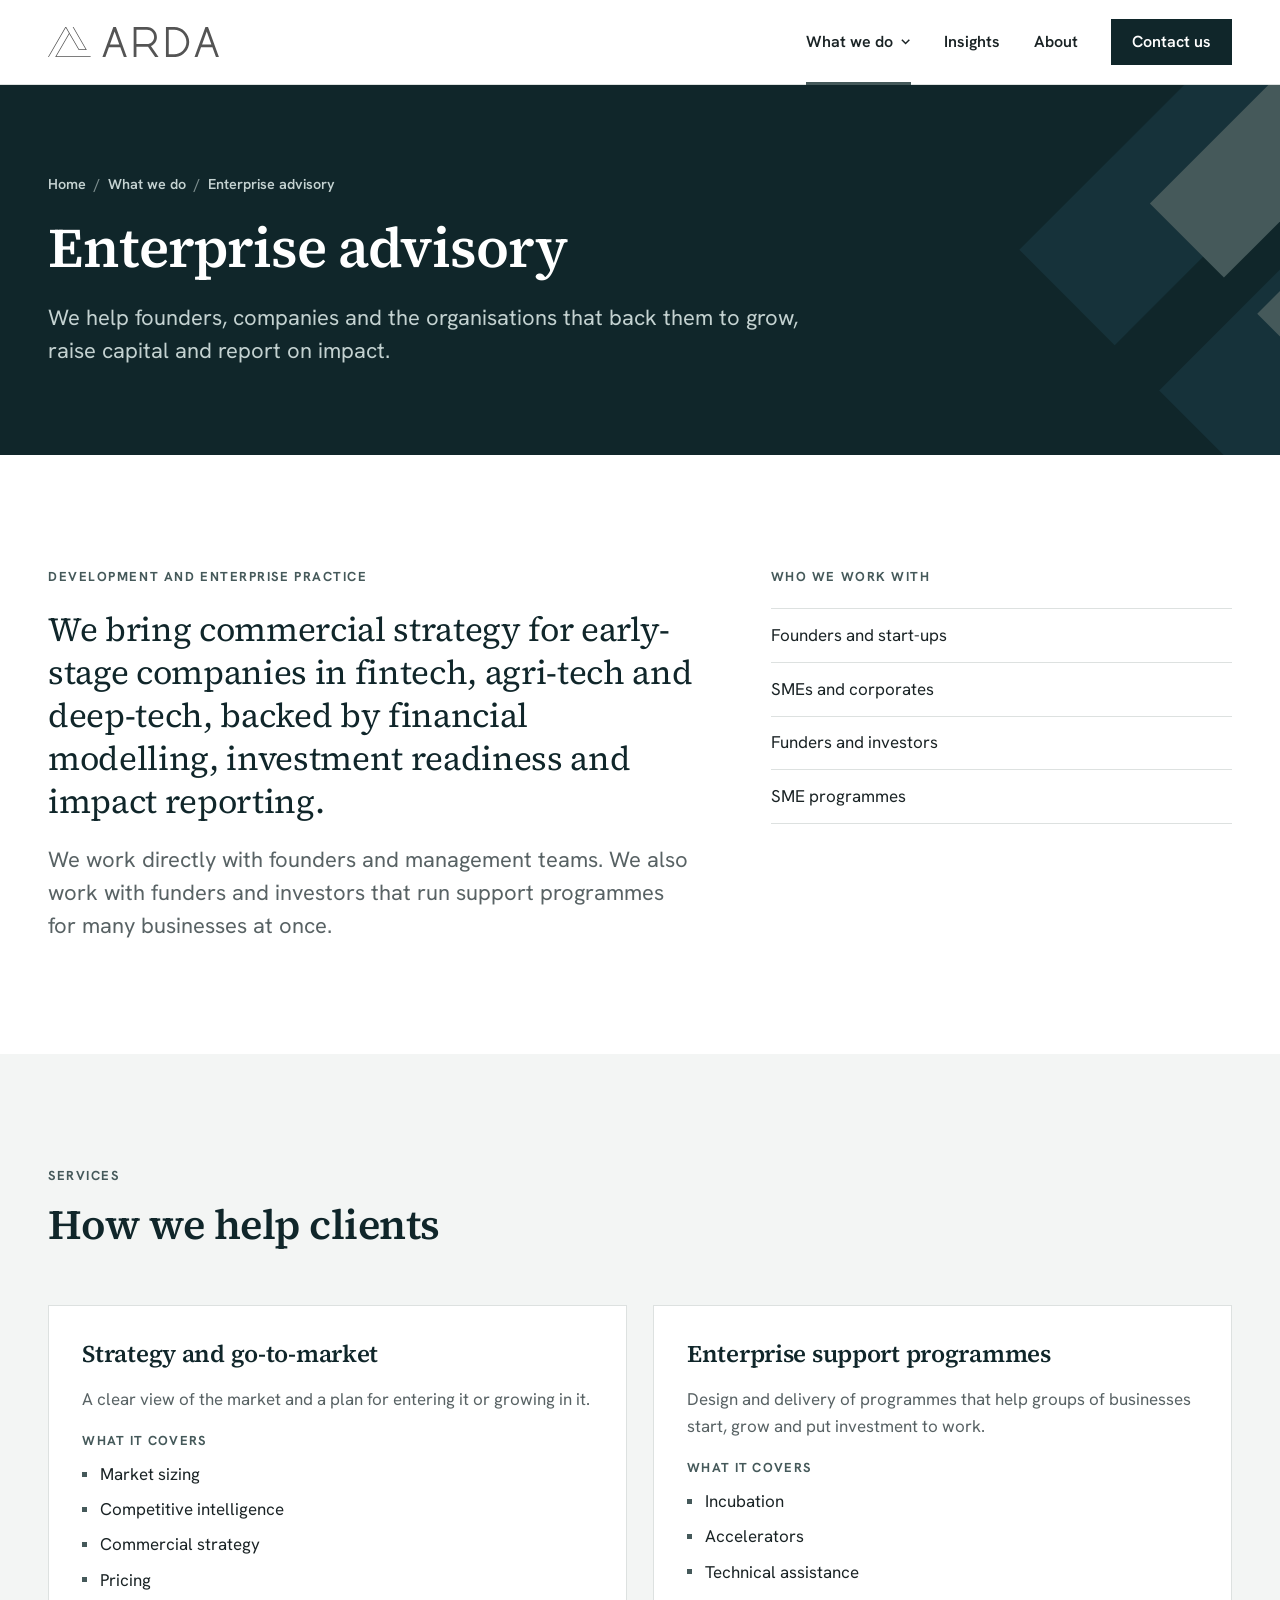
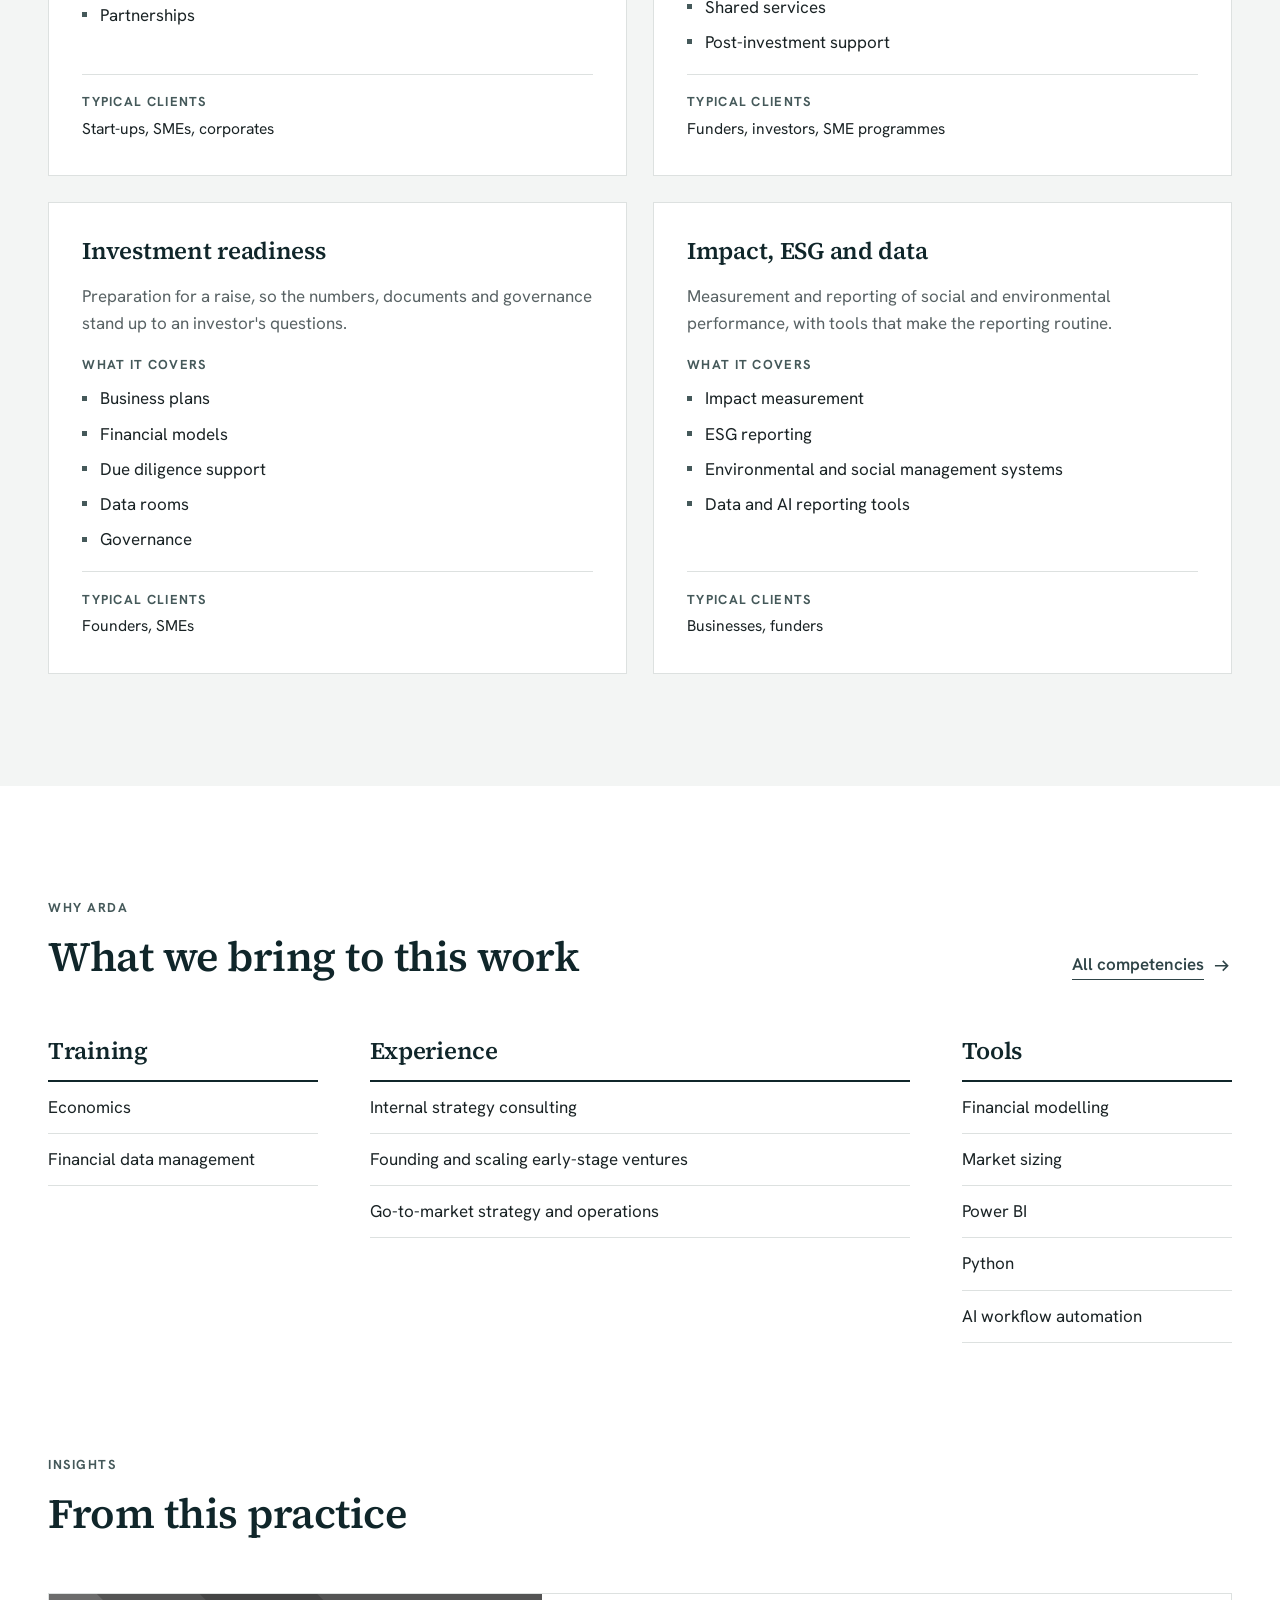
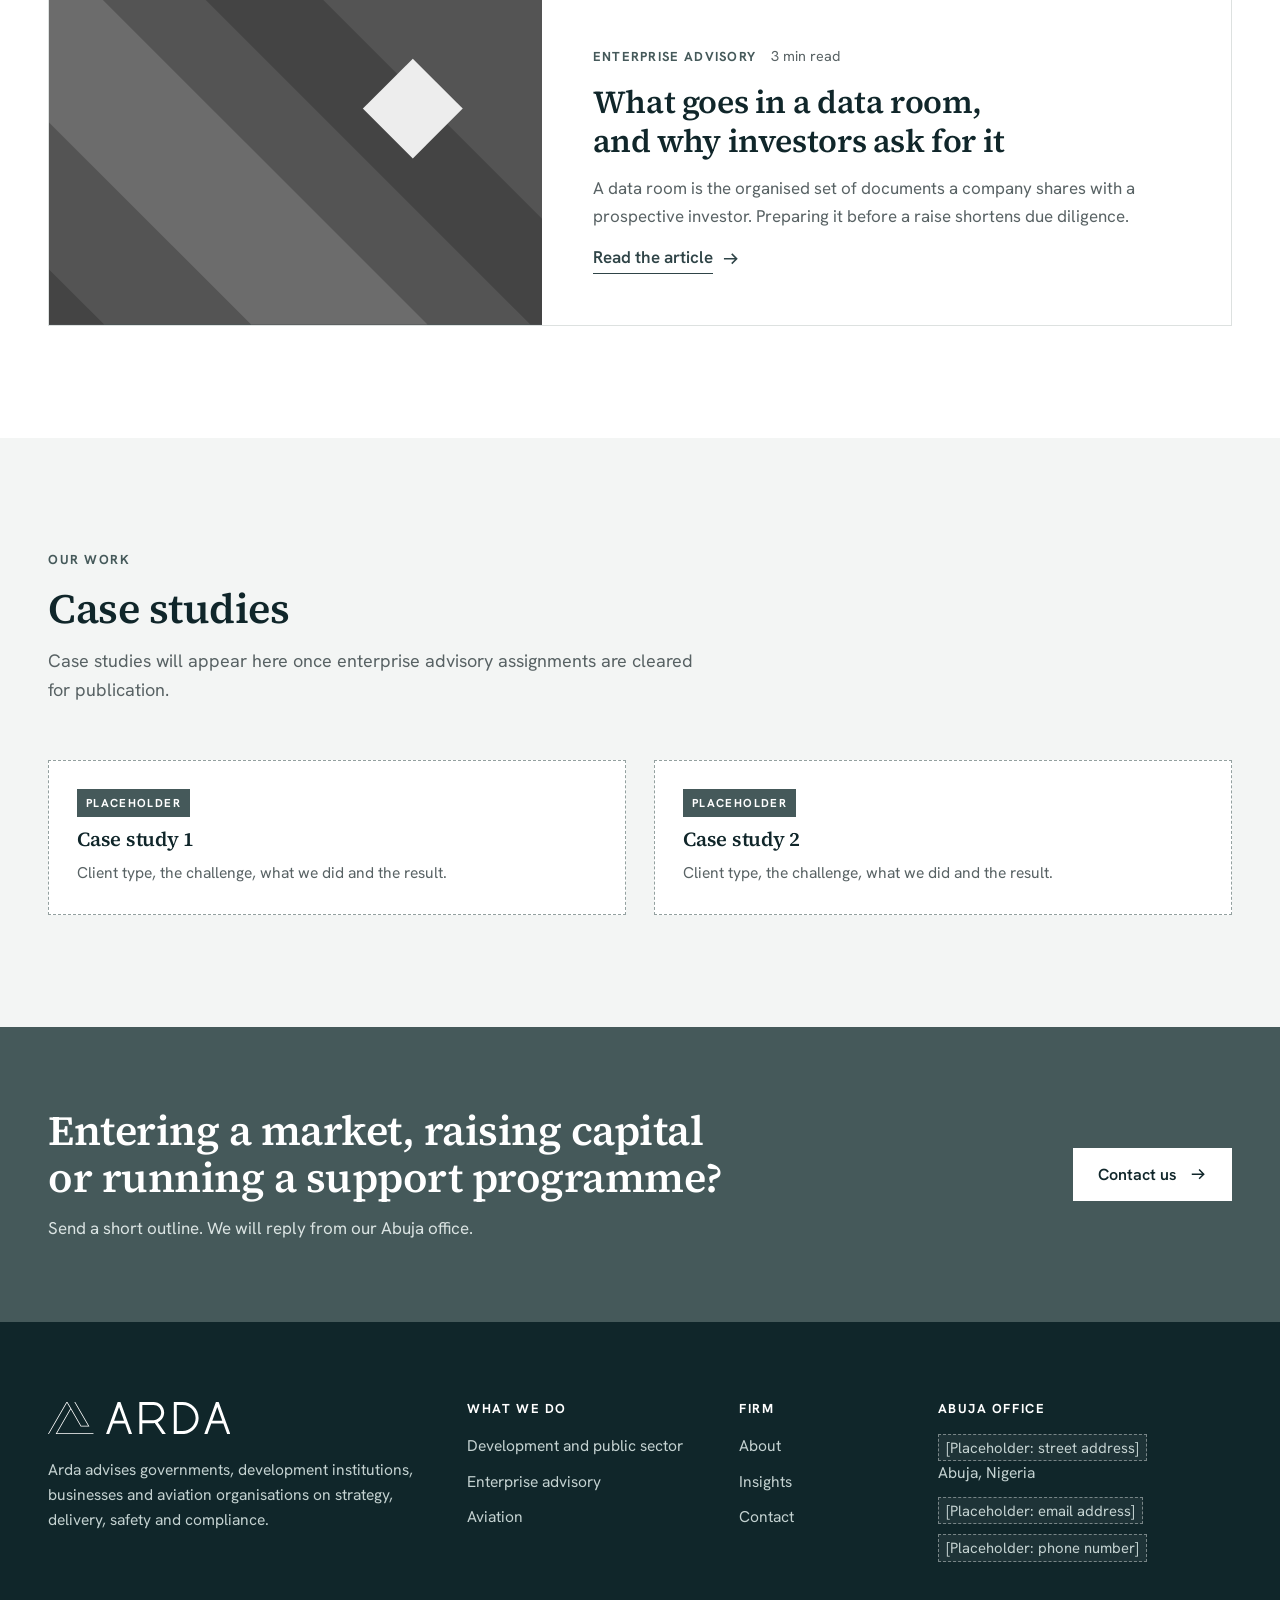
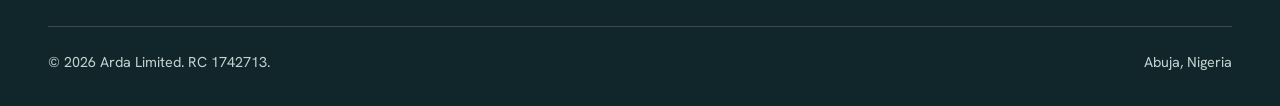
<file: enterprise-advisory.html>
<!doctype html>
<html lang="en">
<head>
  <meta charset="utf-8">
  <meta name="viewport" content="width=device-width, initial-scale=1, viewport-fit=cover">
  <title>Enterprise advisory | Arda Limited</title>
  <meta name="description" content="Strategy and go-to-market, enterprise support programmes, investment readiness, and impact, ESG and data advisory for start-ups, SMEs, corporates, funders and investors.">
  <meta property="og:title" content="Enterprise advisory | Arda Limited">
  <meta property="og:description" content="Strategy and go-to-market, enterprise support programmes, investment readiness, and impact, ESG and data advisory for start-ups, SMEs, corporates, funders and investors.">
  <meta property="og:type" content="website">
  <meta name="theme-color" content="#10262a">
  <link rel="icon" href="assets/img/favicon.svg" type="image/svg+xml">
  <link rel="stylesheet" href="assets/css/site.css">
</head>
<body>
  <a class="skip" href="#main">Skip to content</a>
  <header class="site-header">
    <div class="wrap">
      <a class="brand" href="index.html" aria-label="Arda Limited, home">
        <svg viewBox="0 0 3229.6 566.8" aria-hidden="true" focusable="false"><path transform="translate(-135.25 -256.58)" d="M 462.51562,256.57812 135.25,823.42188 h 15.51367 L 470.85938,269.00195 531.10352,373.3457 279.00781,809.98633 271.25195,823.42188 H 944.75 l -7.75586,-13.43555 H 294.52344 L 538.86133,386.78125 707.38086,678.66602 h -0.004 l 7.75977,13.43359 H 868.93359 L 617.48438,256.57812 H 601.9707 l 243.69336,422.0879 H 722.89453 L 546.61719,373.3457 538.86133,359.91211 479.20117,256.57812 h -1.16797 -14.3457 z"/><path d="M1283 -0.5H1234.4L1028.2 566.9H1084.4L1151.3 382.9H1366.1L1433 566.9H1489.2ZM1170.5 330.1 1258.7 87.3 1346.9 330.1Z M1944.4 359.5C2012.7 330.1 2057.6 262.5 2057.6 187.5C2057.6 84.1 1973.6 -0 1870.2 -0H1618.3V566.9H1671.1V374.9H1870.2C1876.7 374.9 1883.4 374.5 1890.1 373.8L2024 566.9H2088.3ZM1671.1 52.8H1870.2C1944.4 52.8 2004.8 113.2 2004.8 187.5C2004.8 261.7 1944.4 322.1 1870.2 322.1H1671.1Z M2383.7 -0H2228.5V568.2H2383.7C2540.3 568.2 2667.8 440.7 2667.8 284.1C2667.8 127.4 2540.3 -0 2383.7 -0ZM2383.7 515.4H2281.3V52.8H2383.7C2511.2 52.8 2615 156.5 2615 284.1C2615 411.6 2511.2 515.4 2383.7 515.4Z M3023.2 -0.5H2974.6L2768.4 566.9H2824.6L2891.5 382.9H3106.3L3173.2 566.9H3229.4ZM2910.7 330.1 2998.9 87.3 3087.1 330.1Z"/></svg>
      </a>
      <button class="nav-toggle" type="button" aria-expanded="false" aria-controls="site-nav"><span class="bars" aria-hidden="true"></span>Menu</button>
      <nav class="site-nav" id="site-nav" aria-label="Main">
        <ul class="nav-list">
          <li class="has-menu">
            <button class="nav-link current" type="button" aria-expanded="false" aria-controls="menu-what">What we do <svg class="i-chev" viewBox="0 0 12 12" aria-hidden="true" focusable="false"><path d="M2 4l4 4 4-4" fill="none" stroke="currentColor" stroke-width="1.6"/></svg></button>
            <div class="mega" id="menu-what">
              <div class="wrap">
                <div class="mega-grid">
                  <div class="mega-intro">
                    <p>What we do</p>
                    <p class="muted">Two practices serving governments, development institutions, businesses and aviation organisations.</p>
                  </div>
                  <div class="mega-col">
                    <a href="development-public-sector.html">Development and public sector</a>
                    <ul>
                      <li><a href="development-public-sector.html#public-policy-and-planning">Public policy and planning</a></li>
                      <li><a href="development-public-sector.html#programme-design-delivery-and-evaluation">Programme design, delivery and evaluation</a></li>
                      <li><a href="development-public-sector.html#public-sector-reform-and-capacity-building">Public sector reform and capacity building</a></li>
                    </ul>
                  </div>
                  <div class="mega-col">
                    <a href="enterprise-advisory.html" aria-current="page">Enterprise advisory</a>
                    <ul>
                      <li><a href="enterprise-advisory.html#strategy-and-go-to-market">Strategy and go-to-market</a></li>
                      <li><a href="enterprise-advisory.html#enterprise-support-programmes">Enterprise support programmes</a></li>
                      <li><a href="enterprise-advisory.html#investment-readiness">Investment readiness</a></li>
                      <li><a href="enterprise-advisory.html#impact-esg-and-data">Impact, ESG and data</a></li>
                    </ul>
                  </div>
                  <div class="mega-col">
                    <a href="aviation.html">Aviation</a>
                    <ul>
                      <li><a href="aviation.html#safety-and-quality-management">Safety and quality management</a></li>
                      <li><a href="aviation.html#compliance-and-certification">Compliance and certification</a></li>
                      <li><a href="aviation.html#regulator-and-government-advisory">Regulator and government advisory</a></li>
                      <li><a href="aviation.html#airports-and-air-navigation">Airports and air navigation</a></li>
                      <li><a href="aviation.html#airworthiness-and-technical-advisory">Airworthiness and technical advisory</a></li>
                    </ul>
                  </div>
                </div>
              </div>
            </div>
          </li>
          <li><a class="nav-link" href="insights.html">Insights</a></li>
          <li><a class="nav-link" href="about.html">About</a></li>
          <li><a class="btn nav-cta" href="contact.html">Contact us</a></li>
        </ul>
      </nav>
    </div>
  </header>

  <main id="main">

    <section class="page-hero">
      <div class="page-hero-art">
<svg viewBox="340 0 300 400" preserveAspectRatio="xMaxYMid meet" aria-hidden="true" focusable="false">
  <polygon fill="#16323a" points="936,-400 1142,-400 461,281 358,178"/>
  <polygon fill="#16323a" points="509,330 909,-70 1400,-70 1400,800 979,800"/>
  <polygon fill="#45595a" points="899,-272 1059,-272 579,208 499,128"/>
  <polygon fill="#45595a" points="615,247 700,162 700,332"/>
</svg></div>
      <div class="wrap">
        <div class="page-hero-copy">
          <nav class="crumbs" aria-label="Breadcrumb"><ol><li><a href="index.html">Home</a></li><li><a href="index.html#what-we-do">What we do</a></li><li><span aria-current="page">Enterprise advisory</span></li></ol></nav>
          <h1>Enterprise advisory</h1>
          <p class="deck">We help founders, companies and the organisations that back them to grow, raise capital and report on impact.</p>
        </div>
      </div>
    </section>

    <section class="section" aria-labelledby="ov-h">
      <div class="wrap">
        <div class="two-col">
          <div class="stack">
            <p class="eyebrow" id="ov-h">Development and enterprise practice</p>
            <p class="statement">We bring commercial strategy for early-stage companies in fintech, agri-tech and deep-tech, backed by financial modelling, investment readiness and impact reporting.</p>
            <p class="deck muted">We work directly with founders and management teams. We also work with funders and investors that run support programmes for many businesses at once.</p>
          </div>
          <div class="stack lg">
            <div class="stack">
              <p class="eyebrow">Who we work with</p>
              <ul class="rule-list">
                <li>Founders and start-ups</li>
                <li>SMEs and corporates</li>
                <li>Funders and investors</li>
                <li>SME programmes</li>
              </ul>
            </div>
          </div>
        </div>
      </div>
    </section>

    <section class="section grey" aria-labelledby="svc-h">
      <div class="wrap">
        <div class="sec-head">
          <div>
            <p class="eyebrow">Services</p>
            <h2 id="svc-h">How we help clients</h2>
          </div>
        </div>
        <div class="svc-grid n4">
          <article class="svc" id="strategy-and-go-to-market">
            <h3>Strategy and go-to-market</h3>
            <p>A clear view of the market and a plan for entering it or growing in it.</p>
            <div>
              <p class="label">What it covers</p>
              <ul class="dot-list">
                <li>Market sizing</li>
                <li>Competitive intelligence</li>
                <li>Commercial strategy</li>
                <li>Pricing</li>
                <li>Partnerships</li>
              </ul>
            </div>
            <div class="svc-meta">
              <div><p class="label">Typical clients</p><p>Start-ups, SMEs, corporates</p></div>
            </div>
          </article>
          <article class="svc" id="enterprise-support-programmes">
            <h3>Enterprise support programmes</h3>
            <p>Design and delivery of programmes that help groups of businesses start, grow and put investment to work.</p>
            <div>
              <p class="label">What it covers</p>
              <ul class="dot-list">
                <li>Incubation</li>
                <li>Accelerators</li>
                <li>Technical assistance</li>
                <li>Shared services</li>
                <li>Post-investment support</li>
              </ul>
            </div>
            <div class="svc-meta">
              <div><p class="label">Typical clients</p><p>Funders, investors, SME programmes</p></div>
            </div>
          </article>
          <article class="svc" id="investment-readiness">
            <h3>Investment readiness</h3>
            <p>Preparation for a raise, so the numbers, documents and governance stand up to an investor's questions.</p>
            <div>
              <p class="label">What it covers</p>
              <ul class="dot-list">
                <li>Business plans</li>
                <li>Financial models</li>
                <li>Due diligence support</li>
                <li>Data rooms</li>
                <li>Governance</li>
              </ul>
            </div>
            <div class="svc-meta">
              <div><p class="label">Typical clients</p><p>Founders, SMEs</p></div>
            </div>
          </article>
          <article class="svc" id="impact-esg-and-data">
            <h3>Impact, ESG and data</h3>
            <p>Measurement and reporting of social and environmental performance, with tools that make the reporting routine.</p>
            <div>
              <p class="label">What it covers</p>
              <ul class="dot-list">
                <li>Impact measurement</li>
                <li>ESG reporting</li>
                <li>Environmental and social management systems</li>
                <li>Data and AI reporting tools</li>
              </ul>
            </div>
            <div class="svc-meta">
              <div><p class="label">Typical clients</p><p>Businesses, funders</p></div>
            </div>
          </article>
        </div>
      </div>
    </section>

    <section class="section" aria-labelledby="comp-h">
      <div class="wrap">
        <div class="sec-head">
          <div>
            <p class="eyebrow">Why Arda</p>
            <h2 id="comp-h">What we bring to this work</h2>
          </div>
          <a class="link-arrow" href="about.html#competencies"><span>All competencies</span> <svg class="i-arrow" viewBox="0 0 20 20" aria-hidden="true" focusable="false"><path d="M3 10h13M11 5l5 5-5 5" fill="none" stroke="currentColor" stroke-width="1.6"/></svg></a>
        </div>
        <div class="comp-cols">
          <div><h3>Training</h3><ul><li>Economics</li><li>Financial data management</li></ul></div>
          <div><h3>Experience</h3><ul><li>Internal strategy consulting</li><li>Founding and scaling early-stage ventures</li><li>Go-to-market strategy and operations</li></ul></div>
          <div><h3>Tools</h3><ul><li>Financial modelling</li><li>Market sizing</li><li>Power BI</li><li>Python</li><li>AI workflow automation</li></ul></div>
        </div>
      </div>
    </section>

    <section class="section tight-top" aria-labelledby="rel-h">
      <div class="wrap">
        <div class="sec-head">
          <div>
            <p class="eyebrow">Insights</p>
            <h2 id="rel-h">From this practice</h2>
          </div>
        </div>
        <a class="card wide-card" href="insights/what-goes-in-a-data-room.html">
          <div class="card-art"><svg viewBox="0 0 400 225" preserveAspectRatio="xMidYMid slice" aria-hidden="true" focusable="false">
    <rect width="400" height="225" fill="#545454"/>
    <g transform="translate(400 0) scale(-1 1)"><polygon fill="#444444" points="-40,225 40,225 265,0 185,0"/><polygon fill="#6c6c6c" points="110,225 230,225 455,0 335,0"/><polygon fill="#444444" points="330,225 390,225 615,0 555,0"/>
    <polygon fill="#ededed" points="86,78 120,44 154,78 120,112"/></g>
  </svg></div>
          <div class="card-body">
            <p class="meta"><span class="tag">Enterprise advisory</span><span class="read">3 min read</span></p>
            <h3 style="font-size:clamp(1.5rem,1.2rem + 1.2vw,2rem)">What goes in a data room, and why investors ask for it</h3>
            <p>A data room is the organised set of documents a company shares with a prospective investor. Preparing it before a raise shortens due diligence.</p>
            <span class="link-arrow"><span>Read the article</span> <svg class="i-arrow" viewBox="0 0 20 20" aria-hidden="true" focusable="false"><path d="M3 10h13M11 5l5 5-5 5" fill="none" stroke="currentColor" stroke-width="1.6"/></svg></span>
          </div>
        </a>
      </div>
    </section>

    <section class="section grey" aria-labelledby="work-h">
      <div class="wrap">
        <div class="sec-head">
          <div>
            <p class="eyebrow">Our work</p>
            <h2 id="work-h">Case studies</h2>
            <p class="intro">Case studies will appear here once enterprise advisory assignments are cleared for publication.</p>
          </div>
        </div>
        <div class="grid-2">
          <article class="ph compact" data-placeholder="Case study 1">
            <div class="ph-body">
              <span class="ph-tag">Placeholder</span>
              <h3>Case study 1</h3>
              <p>Client type, the challenge, what we did and the result.</p>
            </div>
          </article>
          <article class="ph compact" data-placeholder="Case study 2">
            <div class="ph-body">
              <span class="ph-tag">Placeholder</span>
              <h3>Case study 2</h3>
              <p>Client type, the challenge, what we did and the result.</p>
            </div>
          </article>
        </div>
      </div>
    </section>

    <section class="cta" aria-labelledby="cta-h">
      <div class="wrap">
        <div>
          <h2 id="cta-h">Entering a market, raising capital or running a support programme?</h2>
          <p>Send a short outline. We will reply from our Abuja office.</p>
        </div>
        <a class="btn white" href="contact.html">Contact us <svg class="i-arrow" viewBox="0 0 20 20" aria-hidden="true" focusable="false"><path d="M3 10h13M11 5l5 5-5 5" fill="none" stroke="currentColor" stroke-width="1.6"/></svg></a>
      </div>
    </section>
  </main>

  <footer class="site-footer">
    <div class="wrap">
      <div class="footer-grid">
        <div class="footer-brand">
          <a class="brand" href="index.html" aria-label="Arda Limited, home">
        <svg viewBox="0 0 3229.6 566.8" aria-hidden="true" focusable="false"><path transform="translate(-135.25 -256.58)" d="M 462.51562,256.57812 135.25,823.42188 h 15.51367 L 470.85938,269.00195 531.10352,373.3457 279.00781,809.98633 271.25195,823.42188 H 944.75 l -7.75586,-13.43555 H 294.52344 L 538.86133,386.78125 707.38086,678.66602 h -0.004 l 7.75977,13.43359 H 868.93359 L 617.48438,256.57812 H 601.9707 l 243.69336,422.0879 H 722.89453 L 546.61719,373.3457 538.86133,359.91211 479.20117,256.57812 h -1.16797 -14.3457 z"/><path d="M1283 -0.5H1234.4L1028.2 566.9H1084.4L1151.3 382.9H1366.1L1433 566.9H1489.2ZM1170.5 330.1 1258.7 87.3 1346.9 330.1Z M1944.4 359.5C2012.7 330.1 2057.6 262.5 2057.6 187.5C2057.6 84.1 1973.6 -0 1870.2 -0H1618.3V566.9H1671.1V374.9H1870.2C1876.7 374.9 1883.4 374.5 1890.1 373.8L2024 566.9H2088.3ZM1671.1 52.8H1870.2C1944.4 52.8 2004.8 113.2 2004.8 187.5C2004.8 261.7 1944.4 322.1 1870.2 322.1H1671.1Z M2383.7 -0H2228.5V568.2H2383.7C2540.3 568.2 2667.8 440.7 2667.8 284.1C2667.8 127.4 2540.3 -0 2383.7 -0ZM2383.7 515.4H2281.3V52.8H2383.7C2511.2 52.8 2615 156.5 2615 284.1C2615 411.6 2511.2 515.4 2383.7 515.4Z M3023.2 -0.5H2974.6L2768.4 566.9H2824.6L2891.5 382.9H3106.3L3173.2 566.9H3229.4ZM2910.7 330.1 2998.9 87.3 3087.1 330.1Z"/></svg>
      </a>
          <p>Arda advises governments, development institutions, businesses and aviation organisations on strategy, delivery, safety and compliance.</p>
        </div>
        <div>
          <h2>What we do</h2>
          <ul>
            <li><a href="development-public-sector.html">Development and public sector</a></li>
            <li><a href="enterprise-advisory.html">Enterprise advisory</a></li>
            <li><a href="aviation.html">Aviation</a></li>
          </ul>
        </div>
        <div>
          <h2>Firm</h2>
          <ul>
            <li><a href="about.html">About</a></li>
            <li><a href="insights.html">Insights</a></li>
            <li><a href="contact.html">Contact</a></li>
          </ul>
        </div>
        <div>
          <h2>Abuja office</h2>
          <ul>
            <li><span class="ph-inline" data-placeholder="street address">[Placeholder: street address]</span><br>Abuja, Nigeria</li>
            <li><span class="ph-inline" data-placeholder="email address">[Placeholder: email address]</span></li>
            <li><span class="ph-inline" data-placeholder="phone number">[Placeholder: phone number]</span></li>
          </ul>
        </div>
      </div>
      <div class="footer-base">
        <span>&copy; 2026 Arda Limited. RC 1742713.</span>
        <span>Abuja, Nigeria</span>
      </div>
    </div>
  </footer>
  <script src="assets/js/site.js" defer></script>
</body>
</html>
</file>
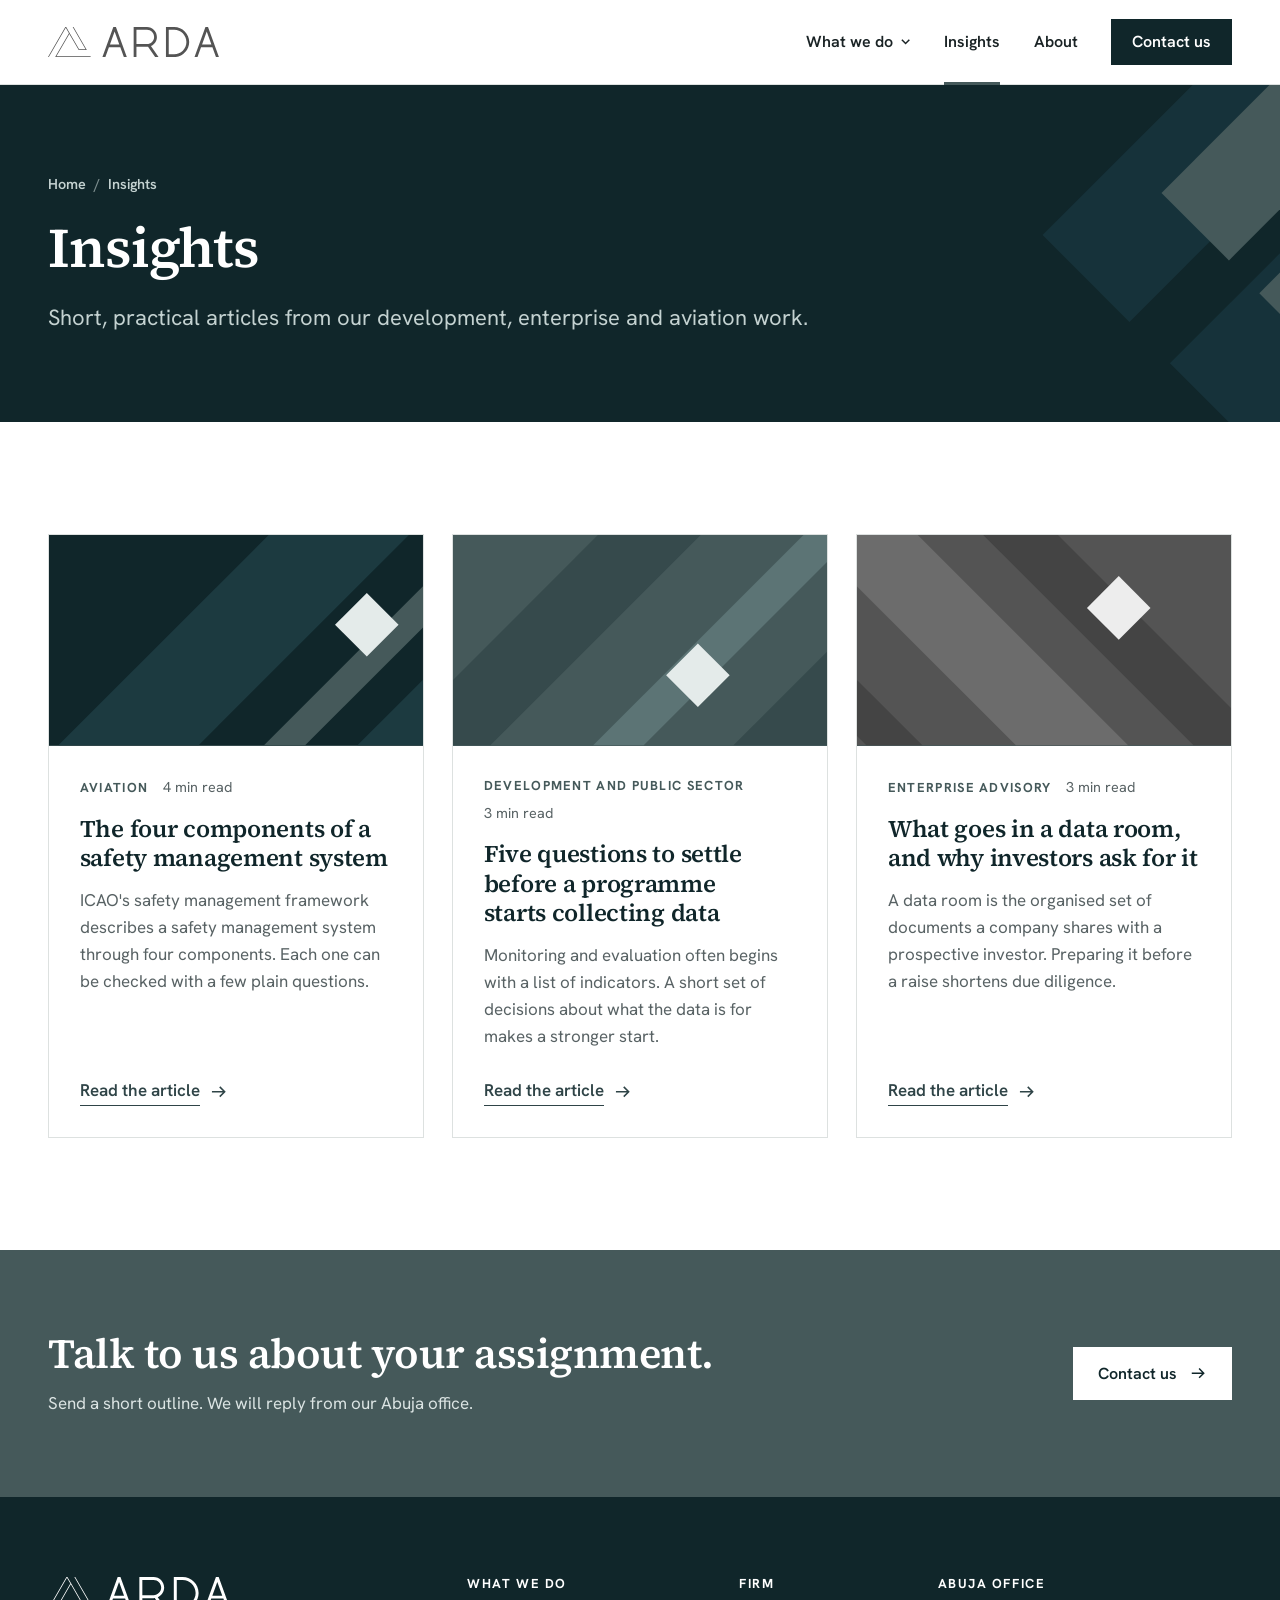
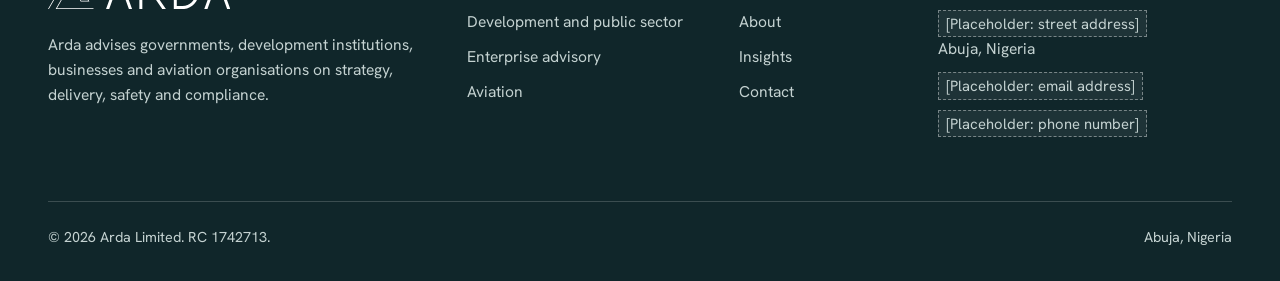
<file: insights.html>
<!doctype html>
<html lang="en">
<head>
  <meta charset="utf-8">
  <meta name="viewport" content="width=device-width, initial-scale=1, viewport-fit=cover">
  <title>Insights | Arda Limited</title>
  <meta name="description" content="Short, practical articles from Arda's development, enterprise and aviation work.">
  <meta property="og:title" content="Insights | Arda Limited">
  <meta property="og:description" content="Short, practical articles from Arda's development, enterprise and aviation work.">
  <meta property="og:type" content="website">
  <meta name="theme-color" content="#10262a">
  <link rel="icon" href="assets/img/favicon.svg" type="image/svg+xml">
  <link rel="stylesheet" href="assets/css/site.css">
</head>
<body>
  <a class="skip" href="#main">Skip to content</a>
  <header class="site-header">
    <div class="wrap">
      <a class="brand" href="index.html" aria-label="Arda Limited, home">
        <svg viewBox="0 0 3229.6 566.8" aria-hidden="true" focusable="false"><path transform="translate(-135.25 -256.58)" d="M 462.51562,256.57812 135.25,823.42188 h 15.51367 L 470.85938,269.00195 531.10352,373.3457 279.00781,809.98633 271.25195,823.42188 H 944.75 l -7.75586,-13.43555 H 294.52344 L 538.86133,386.78125 707.38086,678.66602 h -0.004 l 7.75977,13.43359 H 868.93359 L 617.48438,256.57812 H 601.9707 l 243.69336,422.0879 H 722.89453 L 546.61719,373.3457 538.86133,359.91211 479.20117,256.57812 h -1.16797 -14.3457 z"/><path d="M1283 -0.5H1234.4L1028.2 566.9H1084.4L1151.3 382.9H1366.1L1433 566.9H1489.2ZM1170.5 330.1 1258.7 87.3 1346.9 330.1Z M1944.4 359.5C2012.7 330.1 2057.6 262.5 2057.6 187.5C2057.6 84.1 1973.6 -0 1870.2 -0H1618.3V566.9H1671.1V374.9H1870.2C1876.7 374.9 1883.4 374.5 1890.1 373.8L2024 566.9H2088.3ZM1671.1 52.8H1870.2C1944.4 52.8 2004.8 113.2 2004.8 187.5C2004.8 261.7 1944.4 322.1 1870.2 322.1H1671.1Z M2383.7 -0H2228.5V568.2H2383.7C2540.3 568.2 2667.8 440.7 2667.8 284.1C2667.8 127.4 2540.3 -0 2383.7 -0ZM2383.7 515.4H2281.3V52.8H2383.7C2511.2 52.8 2615 156.5 2615 284.1C2615 411.6 2511.2 515.4 2383.7 515.4Z M3023.2 -0.5H2974.6L2768.4 566.9H2824.6L2891.5 382.9H3106.3L3173.2 566.9H3229.4ZM2910.7 330.1 2998.9 87.3 3087.1 330.1Z"/></svg>
      </a>
      <button class="nav-toggle" type="button" aria-expanded="false" aria-controls="site-nav"><span class="bars" aria-hidden="true"></span>Menu</button>
      <nav class="site-nav" id="site-nav" aria-label="Main">
        <ul class="nav-list">
          <li class="has-menu">
            <button class="nav-link" type="button" aria-expanded="false" aria-controls="menu-what">What we do <svg class="i-chev" viewBox="0 0 12 12" aria-hidden="true" focusable="false"><path d="M2 4l4 4 4-4" fill="none" stroke="currentColor" stroke-width="1.6"/></svg></button>
            <div class="mega" id="menu-what">
              <div class="wrap">
                <div class="mega-grid">
                  <div class="mega-intro">
                    <p>What we do</p>
                    <p class="muted">Two practices serving governments, development institutions, businesses and aviation organisations.</p>
                  </div>
                  <div class="mega-col">
                    <a href="development-public-sector.html">Development and public sector</a>
                    <ul>
                      <li><a href="development-public-sector.html#public-policy-and-planning">Public policy and planning</a></li>
                      <li><a href="development-public-sector.html#programme-design-delivery-and-evaluation">Programme design, delivery and evaluation</a></li>
                      <li><a href="development-public-sector.html#public-sector-reform-and-capacity-building">Public sector reform and capacity building</a></li>
                    </ul>
                  </div>
                  <div class="mega-col">
                    <a href="enterprise-advisory.html">Enterprise advisory</a>
                    <ul>
                      <li><a href="enterprise-advisory.html#strategy-and-go-to-market">Strategy and go-to-market</a></li>
                      <li><a href="enterprise-advisory.html#enterprise-support-programmes">Enterprise support programmes</a></li>
                      <li><a href="enterprise-advisory.html#investment-readiness">Investment readiness</a></li>
                      <li><a href="enterprise-advisory.html#impact-esg-and-data">Impact, ESG and data</a></li>
                    </ul>
                  </div>
                  <div class="mega-col">
                    <a href="aviation.html">Aviation</a>
                    <ul>
                      <li><a href="aviation.html#safety-and-quality-management">Safety and quality management</a></li>
                      <li><a href="aviation.html#compliance-and-certification">Compliance and certification</a></li>
                      <li><a href="aviation.html#regulator-and-government-advisory">Regulator and government advisory</a></li>
                      <li><a href="aviation.html#airports-and-air-navigation">Airports and air navigation</a></li>
                      <li><a href="aviation.html#airworthiness-and-technical-advisory">Airworthiness and technical advisory</a></li>
                    </ul>
                  </div>
                </div>
              </div>
            </div>
          </li>
          <li><a class="nav-link" href="insights.html" aria-current="page">Insights</a></li>
          <li><a class="nav-link" href="about.html">About</a></li>
          <li><a class="btn nav-cta" href="contact.html">Contact us</a></li>
        </ul>
      </nav>
    </div>
  </header>

  <main id="main">

    <section class="page-hero">
      <div class="page-hero-art">
<svg viewBox="340 0 300 400" preserveAspectRatio="xMaxYMid meet" aria-hidden="true" focusable="false">
  <polygon fill="#16323a" points="936,-400 1142,-400 461,281 358,178"/>
  <polygon fill="#16323a" points="509,330 909,-70 1400,-70 1400,800 979,800"/>
  <polygon fill="#45595a" points="899,-272 1059,-272 579,208 499,128"/>
  <polygon fill="#45595a" points="615,247 700,162 700,332"/>
</svg></div>
      <div class="wrap">
        <div class="page-hero-copy">
          <nav class="crumbs" aria-label="Breadcrumb"><ol><li><a href="index.html">Home</a></li><li><span aria-current="page">Insights</span></li></ol></nav>
          <h1>Insights</h1>
          <p class="deck">Short, practical articles from our development, enterprise and aviation work.</p>
        </div>
      </div>
    </section>

    <section class="section" aria-label="Articles">
      <div class="wrap">
        <div class="grid-3">
          <a class="card " href="insights/four-components-of-a-safety-management-system.html">
            <div class="card-art"><svg viewBox="0 0 400 225" preserveAspectRatio="xMidYMid slice" aria-hidden="true" focusable="false">
    <rect width="400" height="225" fill="#10262a"/>
    <g><polygon fill="#1c3a40" points="10,225 160,225 385,0 235,0"/><polygon fill="#45595a" points="230,225 274,225 499,0 455,0"/><polygon fill="#1c3a40" points="330,225 480,225 705,0 555,0"/>
    <polygon fill="#e4ebea" points="306,96 340,62 374,96 340,130"/></g>
  </svg></div>
            <div class="card-body">
              <p class="meta"><span class="tag">Aviation</span><span class="read">4 min read</span></p>
              <h3>The four components of a safety management system</h3>
              <p>ICAO's safety management framework describes a safety management system through four components. Each one can be checked with a few plain questions.</p>
              <span class="link-arrow card-foot"><span>Read the article</span> <svg class="i-arrow" viewBox="0 0 20 20" aria-hidden="true" focusable="false"><path d="M3 10h13M11 5l5 5-5 5" fill="none" stroke="currentColor" stroke-width="1.6"/></svg></span>
            </div>
          </a>
          <a class="card " href="insights/five-questions-before-collecting-data.html">
            <div class="card-art"><svg viewBox="0 0 400 225" preserveAspectRatio="xMidYMid slice" aria-hidden="true" focusable="false">
    <rect width="400" height="225" fill="#45595a"/>
    <g><polygon fill="#364a4c" points="-70,225 40,225 265,0 155,0"/><polygon fill="#5c7475" points="150,225 204,225 429,0 375,0"/><polygon fill="#364a4c" points="300,225 430,225 655,0 525,0"/>
    <polygon fill="#e4ebea" points="228,150 262,116 296,150 262,184"/></g>
  </svg></div>
            <div class="card-body">
              <p class="meta"><span class="tag">Development and public sector</span><span class="read">3 min read</span></p>
              <h3>Five questions to settle before a programme starts collecting data</h3>
              <p>Monitoring and evaluation often begins with a list of indicators. A short set of decisions about what the data is for makes a stronger start.</p>
              <span class="link-arrow card-foot"><span>Read the article</span> <svg class="i-arrow" viewBox="0 0 20 20" aria-hidden="true" focusable="false"><path d="M3 10h13M11 5l5 5-5 5" fill="none" stroke="currentColor" stroke-width="1.6"/></svg></span>
            </div>
          </a>
          <a class="card " href="insights/what-goes-in-a-data-room.html">
            <div class="card-art"><svg viewBox="0 0 400 225" preserveAspectRatio="xMidYMid slice" aria-hidden="true" focusable="false">
    <rect width="400" height="225" fill="#545454"/>
    <g transform="translate(400 0) scale(-1 1)"><polygon fill="#444444" points="-40,225 40,225 265,0 185,0"/><polygon fill="#6c6c6c" points="110,225 230,225 455,0 335,0"/><polygon fill="#444444" points="330,225 390,225 615,0 555,0"/>
    <polygon fill="#ededed" points="86,78 120,44 154,78 120,112"/></g>
  </svg></div>
            <div class="card-body">
              <p class="meta"><span class="tag">Enterprise advisory</span><span class="read">3 min read</span></p>
              <h3>What goes in a data room, and why investors ask for it</h3>
              <p>A data room is the organised set of documents a company shares with a prospective investor. Preparing it before a raise shortens due diligence.</p>
              <span class="link-arrow card-foot"><span>Read the article</span> <svg class="i-arrow" viewBox="0 0 20 20" aria-hidden="true" focusable="false"><path d="M3 10h13M11 5l5 5-5 5" fill="none" stroke="currentColor" stroke-width="1.6"/></svg></span>
            </div>
          </a>
        </div>
      </div>
    </section>

    <section class="cta" aria-labelledby="cta-h">
      <div class="wrap">
        <div>
          <h2 id="cta-h">Talk to us about your assignment.</h2>
          <p>Send a short outline. We will reply from our Abuja office.</p>
        </div>
        <a class="btn white" href="contact.html">Contact us <svg class="i-arrow" viewBox="0 0 20 20" aria-hidden="true" focusable="false"><path d="M3 10h13M11 5l5 5-5 5" fill="none" stroke="currentColor" stroke-width="1.6"/></svg></a>
      </div>
    </section>
  </main>

  <footer class="site-footer">
    <div class="wrap">
      <div class="footer-grid">
        <div class="footer-brand">
          <a class="brand" href="index.html" aria-label="Arda Limited, home">
        <svg viewBox="0 0 3229.6 566.8" aria-hidden="true" focusable="false"><path transform="translate(-135.25 -256.58)" d="M 462.51562,256.57812 135.25,823.42188 h 15.51367 L 470.85938,269.00195 531.10352,373.3457 279.00781,809.98633 271.25195,823.42188 H 944.75 l -7.75586,-13.43555 H 294.52344 L 538.86133,386.78125 707.38086,678.66602 h -0.004 l 7.75977,13.43359 H 868.93359 L 617.48438,256.57812 H 601.9707 l 243.69336,422.0879 H 722.89453 L 546.61719,373.3457 538.86133,359.91211 479.20117,256.57812 h -1.16797 -14.3457 z"/><path d="M1283 -0.5H1234.4L1028.2 566.9H1084.4L1151.3 382.9H1366.1L1433 566.9H1489.2ZM1170.5 330.1 1258.7 87.3 1346.9 330.1Z M1944.4 359.5C2012.7 330.1 2057.6 262.5 2057.6 187.5C2057.6 84.1 1973.6 -0 1870.2 -0H1618.3V566.9H1671.1V374.9H1870.2C1876.7 374.9 1883.4 374.5 1890.1 373.8L2024 566.9H2088.3ZM1671.1 52.8H1870.2C1944.4 52.8 2004.8 113.2 2004.8 187.5C2004.8 261.7 1944.4 322.1 1870.2 322.1H1671.1Z M2383.7 -0H2228.5V568.2H2383.7C2540.3 568.2 2667.8 440.7 2667.8 284.1C2667.8 127.4 2540.3 -0 2383.7 -0ZM2383.7 515.4H2281.3V52.8H2383.7C2511.2 52.8 2615 156.5 2615 284.1C2615 411.6 2511.2 515.4 2383.7 515.4Z M3023.2 -0.5H2974.6L2768.4 566.9H2824.6L2891.5 382.9H3106.3L3173.2 566.9H3229.4ZM2910.7 330.1 2998.9 87.3 3087.1 330.1Z"/></svg>
      </a>
          <p>Arda advises governments, development institutions, businesses and aviation organisations on strategy, delivery, safety and compliance.</p>
        </div>
        <div>
          <h2>What we do</h2>
          <ul>
            <li><a href="development-public-sector.html">Development and public sector</a></li>
            <li><a href="enterprise-advisory.html">Enterprise advisory</a></li>
            <li><a href="aviation.html">Aviation</a></li>
          </ul>
        </div>
        <div>
          <h2>Firm</h2>
          <ul>
            <li><a href="about.html">About</a></li>
            <li><a href="insights.html">Insights</a></li>
            <li><a href="contact.html">Contact</a></li>
          </ul>
        </div>
        <div>
          <h2>Abuja office</h2>
          <ul>
            <li><span class="ph-inline" data-placeholder="street address">[Placeholder: street address]</span><br>Abuja, Nigeria</li>
            <li><span class="ph-inline" data-placeholder="email address">[Placeholder: email address]</span></li>
            <li><span class="ph-inline" data-placeholder="phone number">[Placeholder: phone number]</span></li>
          </ul>
        </div>
      </div>
      <div class="footer-base">
        <span>&copy; 2026 Arda Limited. RC 1742713.</span>
        <span>Abuja, Nigeria</span>
      </div>
    </div>
  </footer>
  <script src="assets/js/site.js" defer></script>
</body>
</html>
</file>
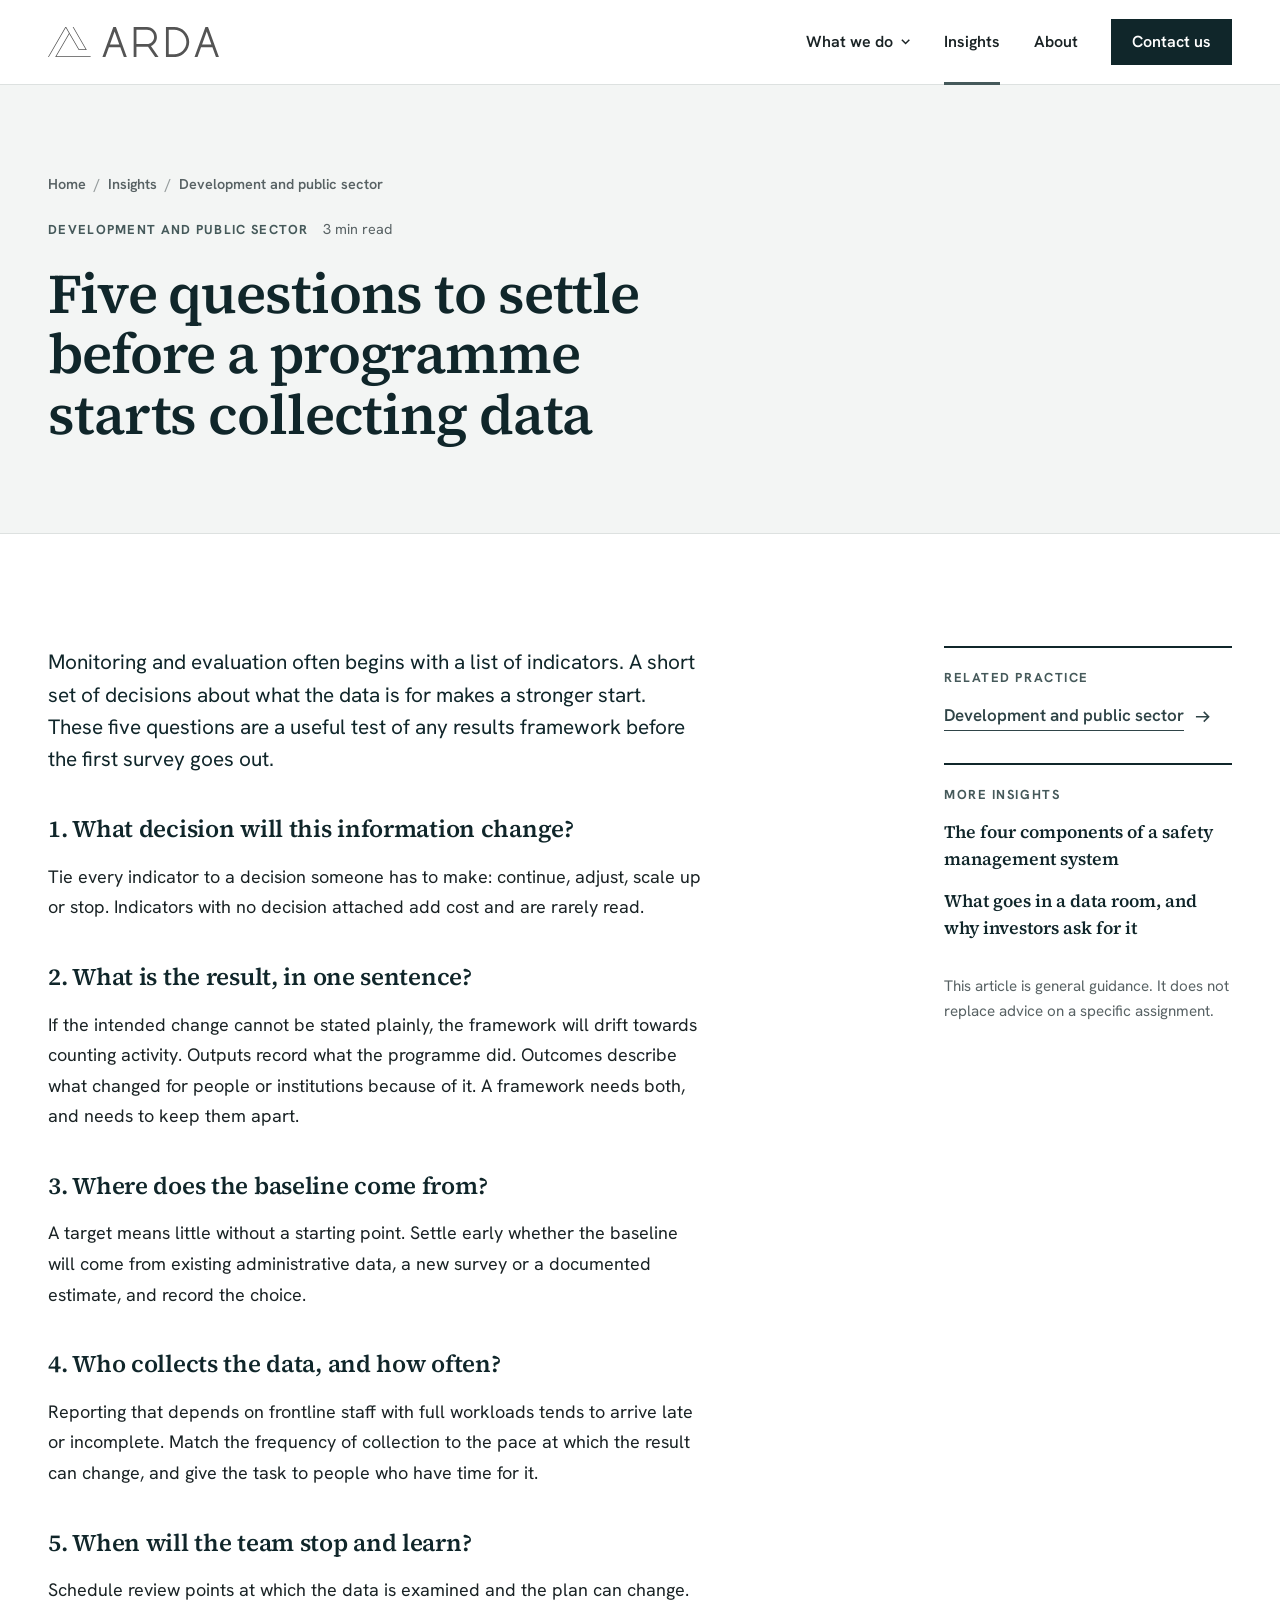
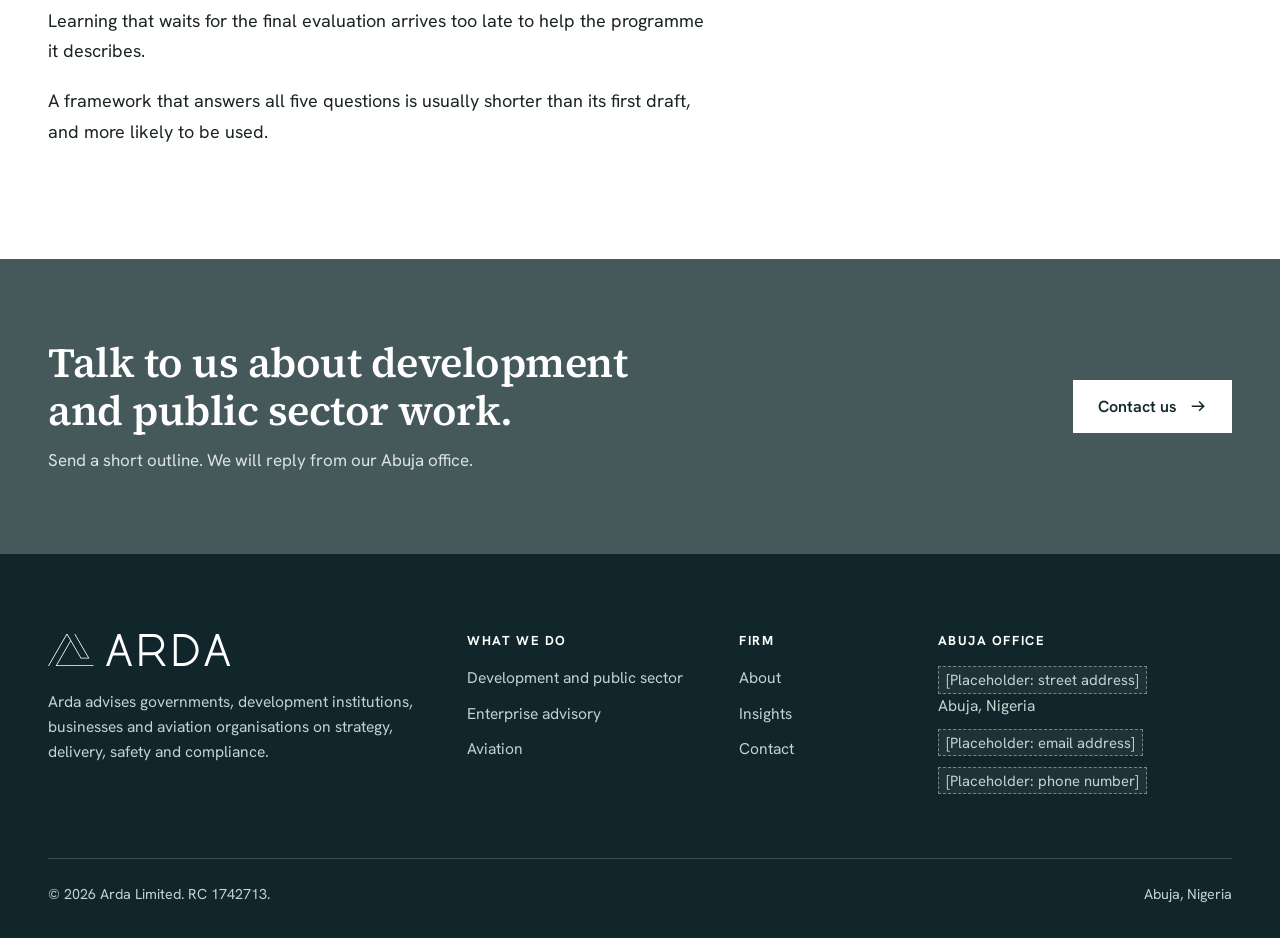
<file: insights/five-questions-before-collecting-data.html>
<!doctype html>
<html lang="en">
<head>
  <meta charset="utf-8">
  <meta name="viewport" content="width=device-width, initial-scale=1, viewport-fit=cover">
  <title>Five questions to settle before a programme starts collecting data | Arda Limited</title>
  <meta name="description" content="Monitoring and evaluation often begins with a list of indicators. A short set of decisions about what the data is for makes a stronger start.">
  <meta property="og:title" content="Five questions to settle before a programme starts collecting data | Arda Limited">
  <meta property="og:description" content="Monitoring and evaluation often begins with a list of indicators. A short set of decisions about what the data is for makes a stronger start.">
  <meta property="og:type" content="website">
  <meta name="theme-color" content="#10262a">
  <link rel="icon" href="../assets/img/favicon.svg" type="image/svg+xml">
  <link rel="stylesheet" href="../assets/css/site.css">
</head>
<body>
  <a class="skip" href="#main">Skip to content</a>
  <header class="site-header">
    <div class="wrap">
      <a class="brand" href="../index.html" aria-label="Arda Limited, home">
        <svg viewBox="0 0 3229.6 566.8" aria-hidden="true" focusable="false"><path transform="translate(-135.25 -256.58)" d="M 462.51562,256.57812 135.25,823.42188 h 15.51367 L 470.85938,269.00195 531.10352,373.3457 279.00781,809.98633 271.25195,823.42188 H 944.75 l -7.75586,-13.43555 H 294.52344 L 538.86133,386.78125 707.38086,678.66602 h -0.004 l 7.75977,13.43359 H 868.93359 L 617.48438,256.57812 H 601.9707 l 243.69336,422.0879 H 722.89453 L 546.61719,373.3457 538.86133,359.91211 479.20117,256.57812 h -1.16797 -14.3457 z"/><path d="M1283 -0.5H1234.4L1028.2 566.9H1084.4L1151.3 382.9H1366.1L1433 566.9H1489.2ZM1170.5 330.1 1258.7 87.3 1346.9 330.1Z M1944.4 359.5C2012.7 330.1 2057.6 262.5 2057.6 187.5C2057.6 84.1 1973.6 -0 1870.2 -0H1618.3V566.9H1671.1V374.9H1870.2C1876.7 374.9 1883.4 374.5 1890.1 373.8L2024 566.9H2088.3ZM1671.1 52.8H1870.2C1944.4 52.8 2004.8 113.2 2004.8 187.5C2004.8 261.7 1944.4 322.1 1870.2 322.1H1671.1Z M2383.7 -0H2228.5V568.2H2383.7C2540.3 568.2 2667.8 440.7 2667.8 284.1C2667.8 127.4 2540.3 -0 2383.7 -0ZM2383.7 515.4H2281.3V52.8H2383.7C2511.2 52.8 2615 156.5 2615 284.1C2615 411.6 2511.2 515.4 2383.7 515.4Z M3023.2 -0.5H2974.6L2768.4 566.9H2824.6L2891.5 382.9H3106.3L3173.2 566.9H3229.4ZM2910.7 330.1 2998.9 87.3 3087.1 330.1Z"/></svg>
      </a>
      <button class="nav-toggle" type="button" aria-expanded="false" aria-controls="site-nav"><span class="bars" aria-hidden="true"></span>Menu</button>
      <nav class="site-nav" id="site-nav" aria-label="Main">
        <ul class="nav-list">
          <li class="has-menu">
            <button class="nav-link" type="button" aria-expanded="false" aria-controls="menu-what">What we do <svg class="i-chev" viewBox="0 0 12 12" aria-hidden="true" focusable="false"><path d="M2 4l4 4 4-4" fill="none" stroke="currentColor" stroke-width="1.6"/></svg></button>
            <div class="mega" id="menu-what">
              <div class="wrap">
                <div class="mega-grid">
                  <div class="mega-intro">
                    <p>What we do</p>
                    <p class="muted">Two practices serving governments, development institutions, businesses and aviation organisations.</p>
                  </div>
                  <div class="mega-col">
                    <a href="../development-public-sector.html">Development and public sector</a>
                    <ul>
                      <li><a href="../development-public-sector.html#public-policy-and-planning">Public policy and planning</a></li>
                      <li><a href="../development-public-sector.html#programme-design-delivery-and-evaluation">Programme design, delivery and evaluation</a></li>
                      <li><a href="../development-public-sector.html#public-sector-reform-and-capacity-building">Public sector reform and capacity building</a></li>
                    </ul>
                  </div>
                  <div class="mega-col">
                    <a href="../enterprise-advisory.html">Enterprise advisory</a>
                    <ul>
                      <li><a href="../enterprise-advisory.html#strategy-and-go-to-market">Strategy and go-to-market</a></li>
                      <li><a href="../enterprise-advisory.html#enterprise-support-programmes">Enterprise support programmes</a></li>
                      <li><a href="../enterprise-advisory.html#investment-readiness">Investment readiness</a></li>
                      <li><a href="../enterprise-advisory.html#impact-esg-and-data">Impact, ESG and data</a></li>
                    </ul>
                  </div>
                  <div class="mega-col">
                    <a href="../aviation.html">Aviation</a>
                    <ul>
                      <li><a href="../aviation.html#safety-and-quality-management">Safety and quality management</a></li>
                      <li><a href="../aviation.html#compliance-and-certification">Compliance and certification</a></li>
                      <li><a href="../aviation.html#regulator-and-government-advisory">Regulator and government advisory</a></li>
                      <li><a href="../aviation.html#airports-and-air-navigation">Airports and air navigation</a></li>
                      <li><a href="../aviation.html#airworthiness-and-technical-advisory">Airworthiness and technical advisory</a></li>
                    </ul>
                  </div>
                </div>
              </div>
            </div>
          </li>
          <li><a class="nav-link" href="../insights.html" aria-current="page">Insights</a></li>
          <li><a class="nav-link" href="../about.html">About</a></li>
          <li><a class="btn nav-cta" href="../contact.html">Contact us</a></li>
        </ul>
      </nav>
    </div>
  </header>

  <main id="main">

    <section class="page-hero light">
      <div class="wrap">
        <div class="page-hero-copy">
          <nav class="crumbs" aria-label="Breadcrumb"><ol><li><a href="../index.html">Home</a></li><li><a href="../insights.html">Insights</a></li><li><span aria-current="page">Development and public sector</span></li></ol></nav>
          <p class="meta"><span class="tag">Development and public sector</span><span class="read">3 min read</span></p>
          <h1>Five questions to settle before a programme starts collecting data</h1>
        </div>
      </div>
    </section>

    <section class="section" aria-label="Article">
      <div class="wrap">
        <div class="article">
          <div class="prose">
      <p>Monitoring and evaluation often begins with a list of indicators. A short set of decisions about what the data is for makes a stronger start. These five questions are a useful test of any results framework before the first survey goes out.</p>
      <h2>1. What decision will this information change?</h2>
      <p>Tie every indicator to a decision someone has to make: continue, adjust, scale up or stop. Indicators with no decision attached add cost and are rarely read.</p>
      <h2>2. What is the result, in one sentence?</h2>
      <p>If the intended change cannot be stated plainly, the framework will drift towards counting activity. Outputs record what the programme did. Outcomes describe what changed for people or institutions because of it. A framework needs both, and needs to keep them apart.</p>
      <h2>3. Where does the baseline come from?</h2>
      <p>A target means little without a starting point. Settle early whether the baseline will come from existing administrative data, a new survey or a documented estimate, and record the choice.</p>
      <h2>4. Who collects the data, and how often?</h2>
      <p>Reporting that depends on frontline staff with full workloads tends to arrive late or incomplete. Match the frequency of collection to the pace at which the result can change, and give the task to people who have time for it.</p>
      <h2>5. When will the team stop and learn?</h2>
      <p>Schedule review points at which the data is examined and the plan can change. Learning that waits for the final evaluation arrives too late to help the programme it describes.</p>
      <p>A framework that answers all five questions is usually shorter than its first draft, and more likely to be used.</p>
          </div>
          <aside class="aside" aria-label="Related">
            <div class="block">
              <p class="eyebrow">Related practice</p>
              <a class="link-arrow" href="../development-public-sector.html"><span>Development and public sector</span> <svg class="i-arrow" viewBox="0 0 20 20" aria-hidden="true" focusable="false"><path d="M3 10h13M11 5l5 5-5 5" fill="none" stroke="currentColor" stroke-width="1.6"/></svg></a>
            </div>
            <div class="block">
              <p class="eyebrow">More insights</p>
              <ul>
                <li><a href="four-components-of-a-safety-management-system.html">The four components of a safety management system</a></li>
                <li><a href="what-goes-in-a-data-room.html">What goes in a data room, and why investors ask for it</a></li>
              </ul>
            </div>
            <p class="note">This article is general guidance. It does not replace advice on a specific assignment.</p>
          </aside>
        </div>
      </div>
    </section>

    <section class="cta" aria-labelledby="cta-h">
      <div class="wrap">
        <div>
          <h2 id="cta-h">Talk to us about development and public sector work.</h2>
          <p>Send a short outline. We will reply from our Abuja office.</p>
        </div>
        <a class="btn white" href="../contact.html">Contact us <svg class="i-arrow" viewBox="0 0 20 20" aria-hidden="true" focusable="false"><path d="M3 10h13M11 5l5 5-5 5" fill="none" stroke="currentColor" stroke-width="1.6"/></svg></a>
      </div>
    </section>
  </main>

  <footer class="site-footer">
    <div class="wrap">
      <div class="footer-grid">
        <div class="footer-brand">
          <a class="brand" href="../index.html" aria-label="Arda Limited, home">
        <svg viewBox="0 0 3229.6 566.8" aria-hidden="true" focusable="false"><path transform="translate(-135.25 -256.58)" d="M 462.51562,256.57812 135.25,823.42188 h 15.51367 L 470.85938,269.00195 531.10352,373.3457 279.00781,809.98633 271.25195,823.42188 H 944.75 l -7.75586,-13.43555 H 294.52344 L 538.86133,386.78125 707.38086,678.66602 h -0.004 l 7.75977,13.43359 H 868.93359 L 617.48438,256.57812 H 601.9707 l 243.69336,422.0879 H 722.89453 L 546.61719,373.3457 538.86133,359.91211 479.20117,256.57812 h -1.16797 -14.3457 z"/><path d="M1283 -0.5H1234.4L1028.2 566.9H1084.4L1151.3 382.9H1366.1L1433 566.9H1489.2ZM1170.5 330.1 1258.7 87.3 1346.9 330.1Z M1944.4 359.5C2012.7 330.1 2057.6 262.5 2057.6 187.5C2057.6 84.1 1973.6 -0 1870.2 -0H1618.3V566.9H1671.1V374.9H1870.2C1876.7 374.9 1883.4 374.5 1890.1 373.8L2024 566.9H2088.3ZM1671.1 52.8H1870.2C1944.4 52.8 2004.8 113.2 2004.8 187.5C2004.8 261.7 1944.4 322.1 1870.2 322.1H1671.1Z M2383.7 -0H2228.5V568.2H2383.7C2540.3 568.2 2667.8 440.7 2667.8 284.1C2667.8 127.4 2540.3 -0 2383.7 -0ZM2383.7 515.4H2281.3V52.8H2383.7C2511.2 52.8 2615 156.5 2615 284.1C2615 411.6 2511.2 515.4 2383.7 515.4Z M3023.2 -0.5H2974.6L2768.4 566.9H2824.6L2891.5 382.9H3106.3L3173.2 566.9H3229.4ZM2910.7 330.1 2998.9 87.3 3087.1 330.1Z"/></svg>
      </a>
          <p>Arda advises governments, development institutions, businesses and aviation organisations on strategy, delivery, safety and compliance.</p>
        </div>
        <div>
          <h2>What we do</h2>
          <ul>
            <li><a href="../development-public-sector.html">Development and public sector</a></li>
            <li><a href="../enterprise-advisory.html">Enterprise advisory</a></li>
            <li><a href="../aviation.html">Aviation</a></li>
          </ul>
        </div>
        <div>
          <h2>Firm</h2>
          <ul>
            <li><a href="../about.html">About</a></li>
            <li><a href="../insights.html">Insights</a></li>
            <li><a href="../contact.html">Contact</a></li>
          </ul>
        </div>
        <div>
          <h2>Abuja office</h2>
          <ul>
            <li><span class="ph-inline" data-placeholder="street address">[Placeholder: street address]</span><br>Abuja, Nigeria</li>
            <li><span class="ph-inline" data-placeholder="email address">[Placeholder: email address]</span></li>
            <li><span class="ph-inline" data-placeholder="phone number">[Placeholder: phone number]</span></li>
          </ul>
        </div>
      </div>
      <div class="footer-base">
        <span>&copy; 2026 Arda Limited. RC 1742713.</span>
        <span>Abuja, Nigeria</span>
      </div>
    </div>
  </footer>
  <script src="../assets/js/site.js" defer></script>
</body>
</html>
</file>
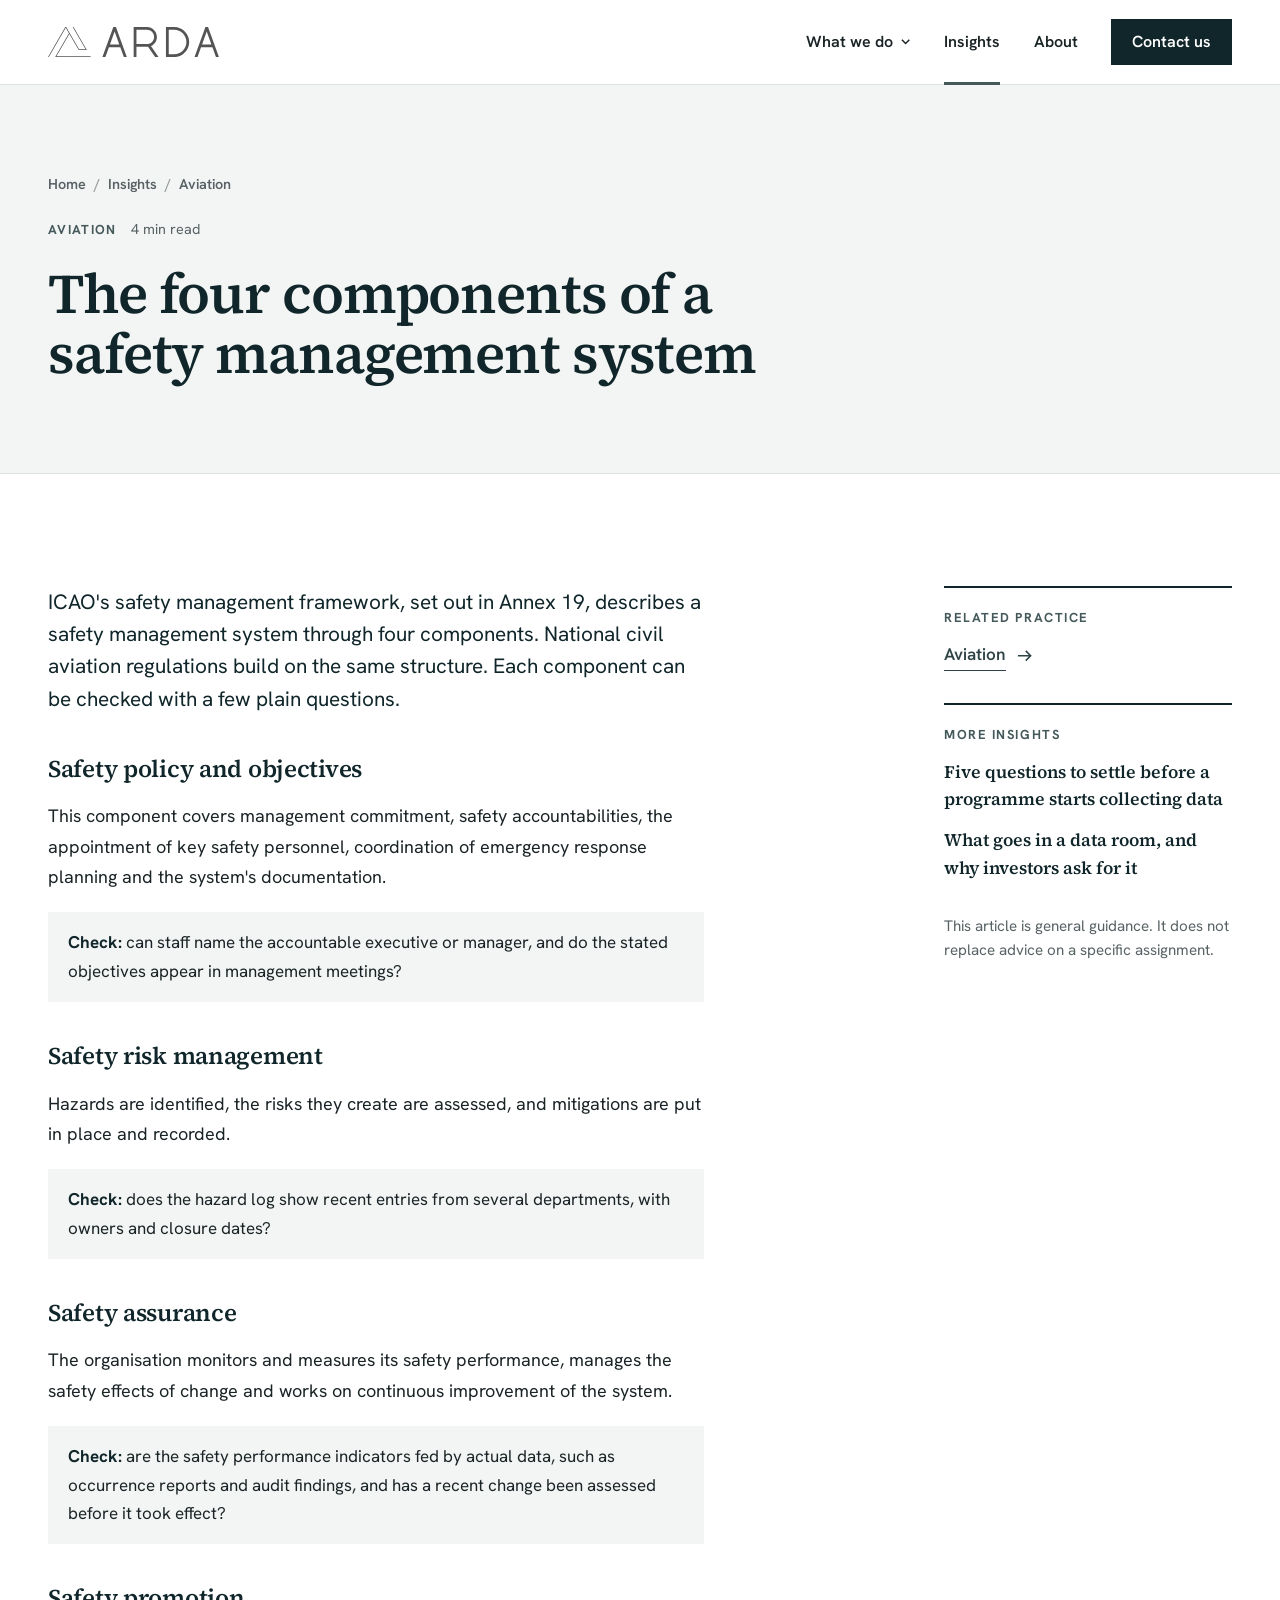
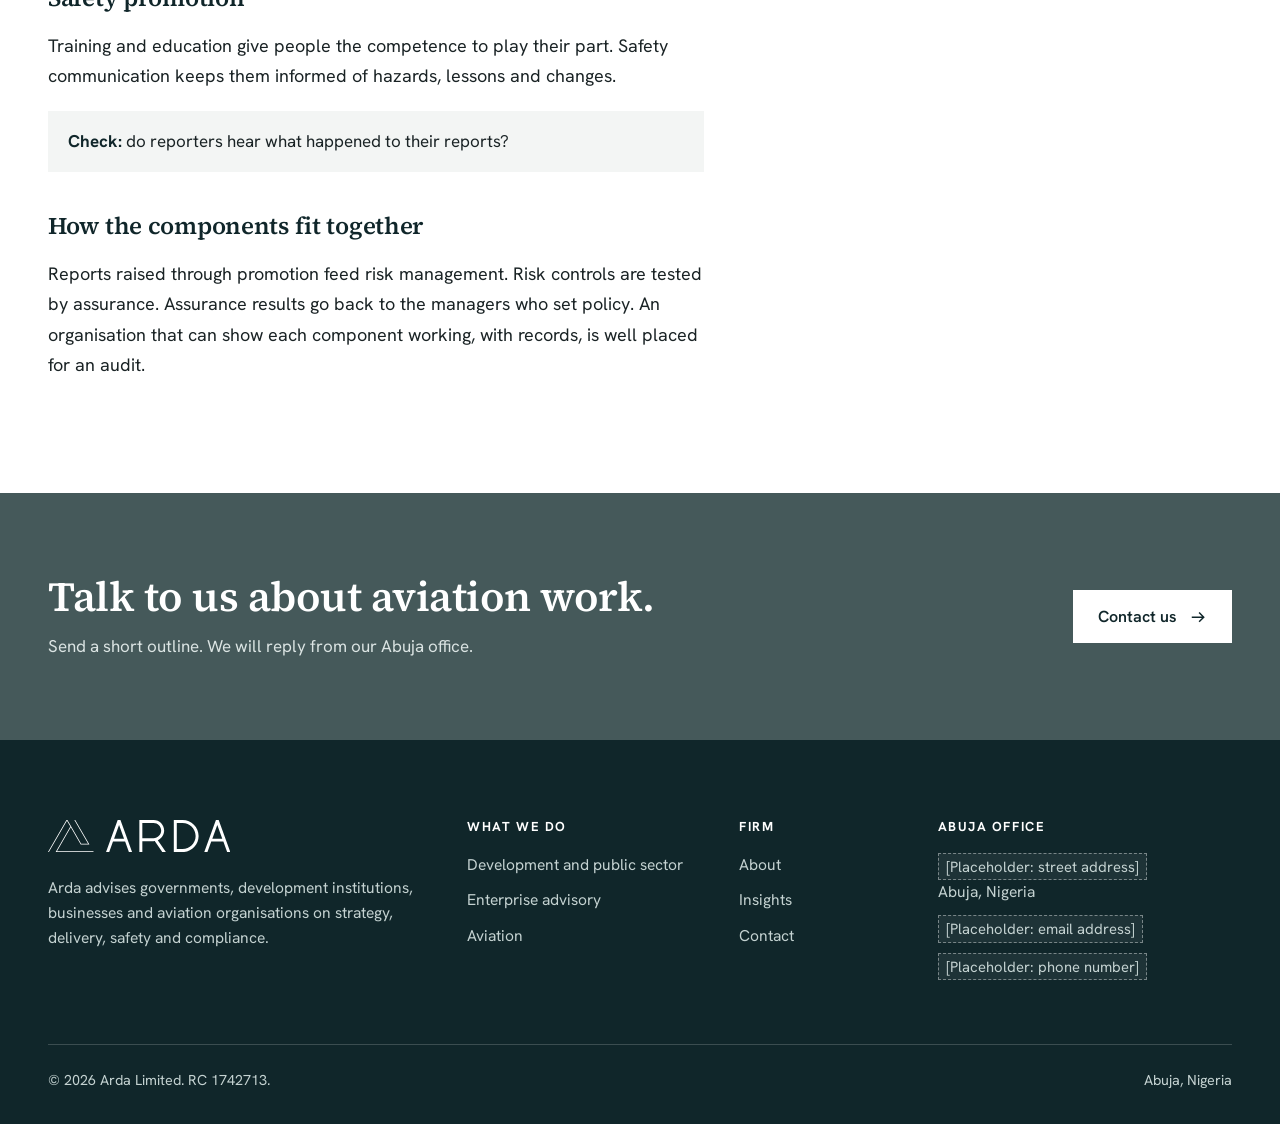
<file: insights/four-components-of-a-safety-management-system.html>
<!doctype html>
<html lang="en">
<head>
  <meta charset="utf-8">
  <meta name="viewport" content="width=device-width, initial-scale=1, viewport-fit=cover">
  <title>The four components of a safety management system | Arda Limited</title>
  <meta name="description" content="ICAO's safety management framework describes a safety management system through four components. Each one can be checked with a few plain questions.">
  <meta property="og:title" content="The four components of a safety management system | Arda Limited">
  <meta property="og:description" content="ICAO's safety management framework describes a safety management system through four components. Each one can be checked with a few plain questions.">
  <meta property="og:type" content="website">
  <meta name="theme-color" content="#10262a">
  <link rel="icon" href="../assets/img/favicon.svg" type="image/svg+xml">
  <link rel="stylesheet" href="../assets/css/site.css">
</head>
<body>
  <a class="skip" href="#main">Skip to content</a>
  <header class="site-header">
    <div class="wrap">
      <a class="brand" href="../index.html" aria-label="Arda Limited, home">
        <svg viewBox="0 0 3229.6 566.8" aria-hidden="true" focusable="false"><path transform="translate(-135.25 -256.58)" d="M 462.51562,256.57812 135.25,823.42188 h 15.51367 L 470.85938,269.00195 531.10352,373.3457 279.00781,809.98633 271.25195,823.42188 H 944.75 l -7.75586,-13.43555 H 294.52344 L 538.86133,386.78125 707.38086,678.66602 h -0.004 l 7.75977,13.43359 H 868.93359 L 617.48438,256.57812 H 601.9707 l 243.69336,422.0879 H 722.89453 L 546.61719,373.3457 538.86133,359.91211 479.20117,256.57812 h -1.16797 -14.3457 z"/><path d="M1283 -0.5H1234.4L1028.2 566.9H1084.4L1151.3 382.9H1366.1L1433 566.9H1489.2ZM1170.5 330.1 1258.7 87.3 1346.9 330.1Z M1944.4 359.5C2012.7 330.1 2057.6 262.5 2057.6 187.5C2057.6 84.1 1973.6 -0 1870.2 -0H1618.3V566.9H1671.1V374.9H1870.2C1876.7 374.9 1883.4 374.5 1890.1 373.8L2024 566.9H2088.3ZM1671.1 52.8H1870.2C1944.4 52.8 2004.8 113.2 2004.8 187.5C2004.8 261.7 1944.4 322.1 1870.2 322.1H1671.1Z M2383.7 -0H2228.5V568.2H2383.7C2540.3 568.2 2667.8 440.7 2667.8 284.1C2667.8 127.4 2540.3 -0 2383.7 -0ZM2383.7 515.4H2281.3V52.8H2383.7C2511.2 52.8 2615 156.5 2615 284.1C2615 411.6 2511.2 515.4 2383.7 515.4Z M3023.2 -0.5H2974.6L2768.4 566.9H2824.6L2891.5 382.9H3106.3L3173.2 566.9H3229.4ZM2910.7 330.1 2998.9 87.3 3087.1 330.1Z"/></svg>
      </a>
      <button class="nav-toggle" type="button" aria-expanded="false" aria-controls="site-nav"><span class="bars" aria-hidden="true"></span>Menu</button>
      <nav class="site-nav" id="site-nav" aria-label="Main">
        <ul class="nav-list">
          <li class="has-menu">
            <button class="nav-link" type="button" aria-expanded="false" aria-controls="menu-what">What we do <svg class="i-chev" viewBox="0 0 12 12" aria-hidden="true" focusable="false"><path d="M2 4l4 4 4-4" fill="none" stroke="currentColor" stroke-width="1.6"/></svg></button>
            <div class="mega" id="menu-what">
              <div class="wrap">
                <div class="mega-grid">
                  <div class="mega-intro">
                    <p>What we do</p>
                    <p class="muted">Two practices serving governments, development institutions, businesses and aviation organisations.</p>
                  </div>
                  <div class="mega-col">
                    <a href="../development-public-sector.html">Development and public sector</a>
                    <ul>
                      <li><a href="../development-public-sector.html#public-policy-and-planning">Public policy and planning</a></li>
                      <li><a href="../development-public-sector.html#programme-design-delivery-and-evaluation">Programme design, delivery and evaluation</a></li>
                      <li><a href="../development-public-sector.html#public-sector-reform-and-capacity-building">Public sector reform and capacity building</a></li>
                    </ul>
                  </div>
                  <div class="mega-col">
                    <a href="../enterprise-advisory.html">Enterprise advisory</a>
                    <ul>
                      <li><a href="../enterprise-advisory.html#strategy-and-go-to-market">Strategy and go-to-market</a></li>
                      <li><a href="../enterprise-advisory.html#enterprise-support-programmes">Enterprise support programmes</a></li>
                      <li><a href="../enterprise-advisory.html#investment-readiness">Investment readiness</a></li>
                      <li><a href="../enterprise-advisory.html#impact-esg-and-data">Impact, ESG and data</a></li>
                    </ul>
                  </div>
                  <div class="mega-col">
                    <a href="../aviation.html">Aviation</a>
                    <ul>
                      <li><a href="../aviation.html#safety-and-quality-management">Safety and quality management</a></li>
                      <li><a href="../aviation.html#compliance-and-certification">Compliance and certification</a></li>
                      <li><a href="../aviation.html#regulator-and-government-advisory">Regulator and government advisory</a></li>
                      <li><a href="../aviation.html#airports-and-air-navigation">Airports and air navigation</a></li>
                      <li><a href="../aviation.html#airworthiness-and-technical-advisory">Airworthiness and technical advisory</a></li>
                    </ul>
                  </div>
                </div>
              </div>
            </div>
          </li>
          <li><a class="nav-link" href="../insights.html" aria-current="page">Insights</a></li>
          <li><a class="nav-link" href="../about.html">About</a></li>
          <li><a class="btn nav-cta" href="../contact.html">Contact us</a></li>
        </ul>
      </nav>
    </div>
  </header>

  <main id="main">

    <section class="page-hero light">
      <div class="wrap">
        <div class="page-hero-copy">
          <nav class="crumbs" aria-label="Breadcrumb"><ol><li><a href="../index.html">Home</a></li><li><a href="../insights.html">Insights</a></li><li><span aria-current="page">Aviation</span></li></ol></nav>
          <p class="meta"><span class="tag">Aviation</span><span class="read">4 min read</span></p>
          <h1>The four components of a safety management system</h1>
        </div>
      </div>
    </section>

    <section class="section" aria-label="Article">
      <div class="wrap">
        <div class="article">
          <div class="prose">
      <p>ICAO's safety management framework, set out in Annex 19, describes a safety management system through four components. National civil aviation regulations build on the same structure. Each component can be checked with a few plain questions.</p>
      <h2>Safety policy and objectives</h2>
      <p>This component covers management commitment, safety accountabilities, the appointment of key safety personnel, coordination of emergency response planning and the system's documentation.</p>
      <p class="check"><strong>Check:</strong> can staff name the accountable executive or manager, and do the stated objectives appear in management meetings?</p>
      <h2>Safety risk management</h2>
      <p>Hazards are identified, the risks they create are assessed, and mitigations are put in place and recorded.</p>
      <p class="check"><strong>Check:</strong> does the hazard log show recent entries from several departments, with owners and closure dates?</p>
      <h2>Safety assurance</h2>
      <p>The organisation monitors and measures its safety performance, manages the safety effects of change and works on continuous improvement of the system.</p>
      <p class="check"><strong>Check:</strong> are the safety performance indicators fed by actual data, such as occurrence reports and audit findings, and has a recent change been assessed before it took effect?</p>
      <h2>Safety promotion</h2>
      <p>Training and education give people the competence to play their part. Safety communication keeps them informed of hazards, lessons and changes.</p>
      <p class="check"><strong>Check:</strong> do reporters hear what happened to their reports?</p>
      <h2>How the components fit together</h2>
      <p>Reports raised through promotion feed risk management. Risk controls are tested by assurance. Assurance results go back to the managers who set policy. An organisation that can show each component working, with records, is well placed for an audit.</p>
          </div>
          <aside class="aside" aria-label="Related">
            <div class="block">
              <p class="eyebrow">Related practice</p>
              <a class="link-arrow" href="../aviation.html"><span>Aviation</span> <svg class="i-arrow" viewBox="0 0 20 20" aria-hidden="true" focusable="false"><path d="M3 10h13M11 5l5 5-5 5" fill="none" stroke="currentColor" stroke-width="1.6"/></svg></a>
            </div>
            <div class="block">
              <p class="eyebrow">More insights</p>
              <ul>
                <li><a href="five-questions-before-collecting-data.html">Five questions to settle before a programme starts collecting data</a></li>
                <li><a href="what-goes-in-a-data-room.html">What goes in a data room, and why investors ask for it</a></li>
              </ul>
            </div>
            <p class="note">This article is general guidance. It does not replace advice on a specific assignment.</p>
          </aside>
        </div>
      </div>
    </section>

    <section class="cta" aria-labelledby="cta-h">
      <div class="wrap">
        <div>
          <h2 id="cta-h">Talk to us about aviation work.</h2>
          <p>Send a short outline. We will reply from our Abuja office.</p>
        </div>
        <a class="btn white" href="../contact.html">Contact us <svg class="i-arrow" viewBox="0 0 20 20" aria-hidden="true" focusable="false"><path d="M3 10h13M11 5l5 5-5 5" fill="none" stroke="currentColor" stroke-width="1.6"/></svg></a>
      </div>
    </section>
  </main>

  <footer class="site-footer">
    <div class="wrap">
      <div class="footer-grid">
        <div class="footer-brand">
          <a class="brand" href="../index.html" aria-label="Arda Limited, home">
        <svg viewBox="0 0 3229.6 566.8" aria-hidden="true" focusable="false"><path transform="translate(-135.25 -256.58)" d="M 462.51562,256.57812 135.25,823.42188 h 15.51367 L 470.85938,269.00195 531.10352,373.3457 279.00781,809.98633 271.25195,823.42188 H 944.75 l -7.75586,-13.43555 H 294.52344 L 538.86133,386.78125 707.38086,678.66602 h -0.004 l 7.75977,13.43359 H 868.93359 L 617.48438,256.57812 H 601.9707 l 243.69336,422.0879 H 722.89453 L 546.61719,373.3457 538.86133,359.91211 479.20117,256.57812 h -1.16797 -14.3457 z"/><path d="M1283 -0.5H1234.4L1028.2 566.9H1084.4L1151.3 382.9H1366.1L1433 566.9H1489.2ZM1170.5 330.1 1258.7 87.3 1346.9 330.1Z M1944.4 359.5C2012.7 330.1 2057.6 262.5 2057.6 187.5C2057.6 84.1 1973.6 -0 1870.2 -0H1618.3V566.9H1671.1V374.9H1870.2C1876.7 374.9 1883.4 374.5 1890.1 373.8L2024 566.9H2088.3ZM1671.1 52.8H1870.2C1944.4 52.8 2004.8 113.2 2004.8 187.5C2004.8 261.7 1944.4 322.1 1870.2 322.1H1671.1Z M2383.7 -0H2228.5V568.2H2383.7C2540.3 568.2 2667.8 440.7 2667.8 284.1C2667.8 127.4 2540.3 -0 2383.7 -0ZM2383.7 515.4H2281.3V52.8H2383.7C2511.2 52.8 2615 156.5 2615 284.1C2615 411.6 2511.2 515.4 2383.7 515.4Z M3023.2 -0.5H2974.6L2768.4 566.9H2824.6L2891.5 382.9H3106.3L3173.2 566.9H3229.4ZM2910.7 330.1 2998.9 87.3 3087.1 330.1Z"/></svg>
      </a>
          <p>Arda advises governments, development institutions, businesses and aviation organisations on strategy, delivery, safety and compliance.</p>
        </div>
        <div>
          <h2>What we do</h2>
          <ul>
            <li><a href="../development-public-sector.html">Development and public sector</a></li>
            <li><a href="../enterprise-advisory.html">Enterprise advisory</a></li>
            <li><a href="../aviation.html">Aviation</a></li>
          </ul>
        </div>
        <div>
          <h2>Firm</h2>
          <ul>
            <li><a href="../about.html">About</a></li>
            <li><a href="../insights.html">Insights</a></li>
            <li><a href="../contact.html">Contact</a></li>
          </ul>
        </div>
        <div>
          <h2>Abuja office</h2>
          <ul>
            <li><span class="ph-inline" data-placeholder="street address">[Placeholder: street address]</span><br>Abuja, Nigeria</li>
            <li><span class="ph-inline" data-placeholder="email address">[Placeholder: email address]</span></li>
            <li><span class="ph-inline" data-placeholder="phone number">[Placeholder: phone number]</span></li>
          </ul>
        </div>
      </div>
      <div class="footer-base">
        <span>&copy; 2026 Arda Limited. RC 1742713.</span>
        <span>Abuja, Nigeria</span>
      </div>
    </div>
  </footer>
  <script src="../assets/js/site.js" defer></script>
</body>
</html>
</file>
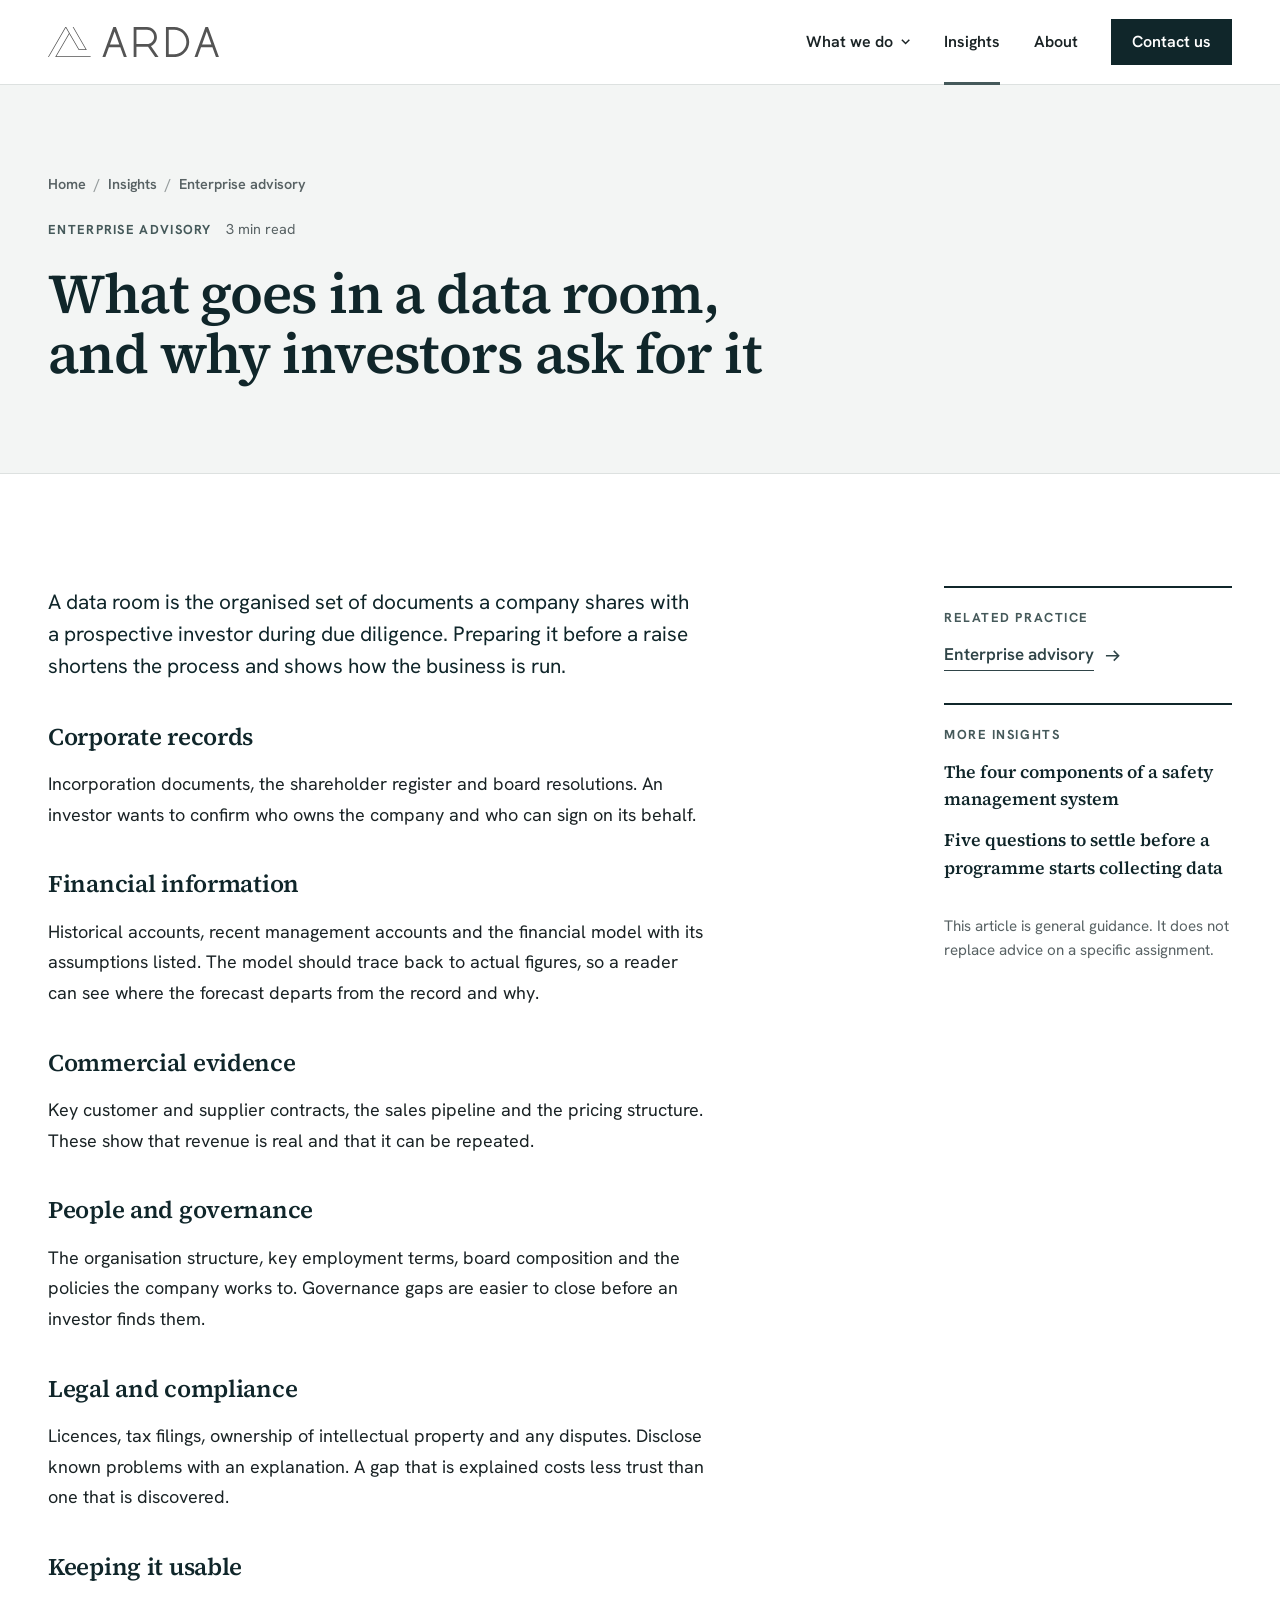
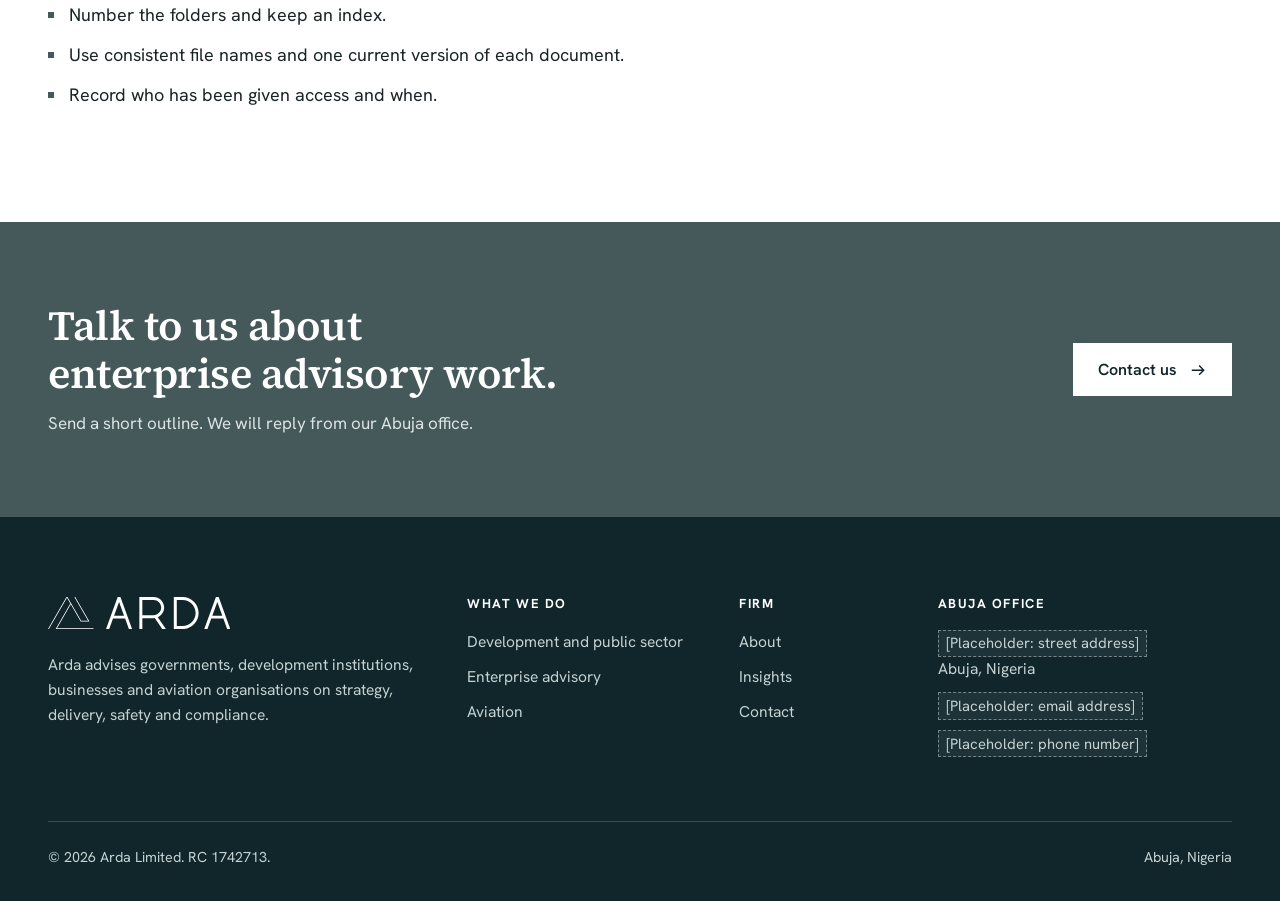
<file: insights/what-goes-in-a-data-room.html>
<!doctype html>
<html lang="en">
<head>
  <meta charset="utf-8">
  <meta name="viewport" content="width=device-width, initial-scale=1, viewport-fit=cover">
  <title>What goes in a data room, and why investors ask for it | Arda Limited</title>
  <meta name="description" content="A data room is the organised set of documents a company shares with a prospective investor. Preparing it before a raise shortens due diligence.">
  <meta property="og:title" content="What goes in a data room, and why investors ask for it | Arda Limited">
  <meta property="og:description" content="A data room is the organised set of documents a company shares with a prospective investor. Preparing it before a raise shortens due diligence.">
  <meta property="og:type" content="website">
  <meta name="theme-color" content="#10262a">
  <link rel="icon" href="../assets/img/favicon.svg" type="image/svg+xml">
  <link rel="stylesheet" href="../assets/css/site.css">
</head>
<body>
  <a class="skip" href="#main">Skip to content</a>
  <header class="site-header">
    <div class="wrap">
      <a class="brand" href="../index.html" aria-label="Arda Limited, home">
        <svg viewBox="0 0 3229.6 566.8" aria-hidden="true" focusable="false"><path transform="translate(-135.25 -256.58)" d="M 462.51562,256.57812 135.25,823.42188 h 15.51367 L 470.85938,269.00195 531.10352,373.3457 279.00781,809.98633 271.25195,823.42188 H 944.75 l -7.75586,-13.43555 H 294.52344 L 538.86133,386.78125 707.38086,678.66602 h -0.004 l 7.75977,13.43359 H 868.93359 L 617.48438,256.57812 H 601.9707 l 243.69336,422.0879 H 722.89453 L 546.61719,373.3457 538.86133,359.91211 479.20117,256.57812 h -1.16797 -14.3457 z"/><path d="M1283 -0.5H1234.4L1028.2 566.9H1084.4L1151.3 382.9H1366.1L1433 566.9H1489.2ZM1170.5 330.1 1258.7 87.3 1346.9 330.1Z M1944.4 359.5C2012.7 330.1 2057.6 262.5 2057.6 187.5C2057.6 84.1 1973.6 -0 1870.2 -0H1618.3V566.9H1671.1V374.9H1870.2C1876.7 374.9 1883.4 374.5 1890.1 373.8L2024 566.9H2088.3ZM1671.1 52.8H1870.2C1944.4 52.8 2004.8 113.2 2004.8 187.5C2004.8 261.7 1944.4 322.1 1870.2 322.1H1671.1Z M2383.7 -0H2228.5V568.2H2383.7C2540.3 568.2 2667.8 440.7 2667.8 284.1C2667.8 127.4 2540.3 -0 2383.7 -0ZM2383.7 515.4H2281.3V52.8H2383.7C2511.2 52.8 2615 156.5 2615 284.1C2615 411.6 2511.2 515.4 2383.7 515.4Z M3023.2 -0.5H2974.6L2768.4 566.9H2824.6L2891.5 382.9H3106.3L3173.2 566.9H3229.4ZM2910.7 330.1 2998.9 87.3 3087.1 330.1Z"/></svg>
      </a>
      <button class="nav-toggle" type="button" aria-expanded="false" aria-controls="site-nav"><span class="bars" aria-hidden="true"></span>Menu</button>
      <nav class="site-nav" id="site-nav" aria-label="Main">
        <ul class="nav-list">
          <li class="has-menu">
            <button class="nav-link" type="button" aria-expanded="false" aria-controls="menu-what">What we do <svg class="i-chev" viewBox="0 0 12 12" aria-hidden="true" focusable="false"><path d="M2 4l4 4 4-4" fill="none" stroke="currentColor" stroke-width="1.6"/></svg></button>
            <div class="mega" id="menu-what">
              <div class="wrap">
                <div class="mega-grid">
                  <div class="mega-intro">
                    <p>What we do</p>
                    <p class="muted">Two practices serving governments, development institutions, businesses and aviation organisations.</p>
                  </div>
                  <div class="mega-col">
                    <a href="../development-public-sector.html">Development and public sector</a>
                    <ul>
                      <li><a href="../development-public-sector.html#public-policy-and-planning">Public policy and planning</a></li>
                      <li><a href="../development-public-sector.html#programme-design-delivery-and-evaluation">Programme design, delivery and evaluation</a></li>
                      <li><a href="../development-public-sector.html#public-sector-reform-and-capacity-building">Public sector reform and capacity building</a></li>
                    </ul>
                  </div>
                  <div class="mega-col">
                    <a href="../enterprise-advisory.html">Enterprise advisory</a>
                    <ul>
                      <li><a href="../enterprise-advisory.html#strategy-and-go-to-market">Strategy and go-to-market</a></li>
                      <li><a href="../enterprise-advisory.html#enterprise-support-programmes">Enterprise support programmes</a></li>
                      <li><a href="../enterprise-advisory.html#investment-readiness">Investment readiness</a></li>
                      <li><a href="../enterprise-advisory.html#impact-esg-and-data">Impact, ESG and data</a></li>
                    </ul>
                  </div>
                  <div class="mega-col">
                    <a href="../aviation.html">Aviation</a>
                    <ul>
                      <li><a href="../aviation.html#safety-and-quality-management">Safety and quality management</a></li>
                      <li><a href="../aviation.html#compliance-and-certification">Compliance and certification</a></li>
                      <li><a href="../aviation.html#regulator-and-government-advisory">Regulator and government advisory</a></li>
                      <li><a href="../aviation.html#airports-and-air-navigation">Airports and air navigation</a></li>
                      <li><a href="../aviation.html#airworthiness-and-technical-advisory">Airworthiness and technical advisory</a></li>
                    </ul>
                  </div>
                </div>
              </div>
            </div>
          </li>
          <li><a class="nav-link" href="../insights.html" aria-current="page">Insights</a></li>
          <li><a class="nav-link" href="../about.html">About</a></li>
          <li><a class="btn nav-cta" href="../contact.html">Contact us</a></li>
        </ul>
      </nav>
    </div>
  </header>

  <main id="main">

    <section class="page-hero light">
      <div class="wrap">
        <div class="page-hero-copy">
          <nav class="crumbs" aria-label="Breadcrumb"><ol><li><a href="../index.html">Home</a></li><li><a href="../insights.html">Insights</a></li><li><span aria-current="page">Enterprise advisory</span></li></ol></nav>
          <p class="meta"><span class="tag">Enterprise advisory</span><span class="read">3 min read</span></p>
          <h1>What goes in a data room, and why investors ask for it</h1>
        </div>
      </div>
    </section>

    <section class="section" aria-label="Article">
      <div class="wrap">
        <div class="article">
          <div class="prose">
      <p>A data room is the organised set of documents a company shares with a prospective investor during due diligence. Preparing it before a raise shortens the process and shows how the business is run.</p>
      <h2>Corporate records</h2>
      <p>Incorporation documents, the shareholder register and board resolutions. An investor wants to confirm who owns the company and who can sign on its behalf.</p>
      <h2>Financial information</h2>
      <p>Historical accounts, recent management accounts and the financial model with its assumptions listed. The model should trace back to actual figures, so a reader can see where the forecast departs from the record and why.</p>
      <h2>Commercial evidence</h2>
      <p>Key customer and supplier contracts, the sales pipeline and the pricing structure. These show that revenue is real and that it can be repeated.</p>
      <h2>People and governance</h2>
      <p>The organisation structure, key employment terms, board composition and the policies the company works to. Governance gaps are easier to close before an investor finds them.</p>
      <h2>Legal and compliance</h2>
      <p>Licences, tax filings, ownership of intellectual property and any disputes. Disclose known problems with an explanation. A gap that is explained costs less trust than one that is discovered.</p>
      <h2>Keeping it usable</h2>
      <ul>
        <li>Number the folders and keep an index.</li>
        <li>Use consistent file names and one current version of each document.</li>
        <li>Record who has been given access and when.</li>
      </ul>
          </div>
          <aside class="aside" aria-label="Related">
            <div class="block">
              <p class="eyebrow">Related practice</p>
              <a class="link-arrow" href="../enterprise-advisory.html"><span>Enterprise advisory</span> <svg class="i-arrow" viewBox="0 0 20 20" aria-hidden="true" focusable="false"><path d="M3 10h13M11 5l5 5-5 5" fill="none" stroke="currentColor" stroke-width="1.6"/></svg></a>
            </div>
            <div class="block">
              <p class="eyebrow">More insights</p>
              <ul>
                <li><a href="four-components-of-a-safety-management-system.html">The four components of a safety management system</a></li>
                <li><a href="five-questions-before-collecting-data.html">Five questions to settle before a programme starts collecting data</a></li>
              </ul>
            </div>
            <p class="note">This article is general guidance. It does not replace advice on a specific assignment.</p>
          </aside>
        </div>
      </div>
    </section>

    <section class="cta" aria-labelledby="cta-h">
      <div class="wrap">
        <div>
          <h2 id="cta-h">Talk to us about enterprise advisory work.</h2>
          <p>Send a short outline. We will reply from our Abuja office.</p>
        </div>
        <a class="btn white" href="../contact.html">Contact us <svg class="i-arrow" viewBox="0 0 20 20" aria-hidden="true" focusable="false"><path d="M3 10h13M11 5l5 5-5 5" fill="none" stroke="currentColor" stroke-width="1.6"/></svg></a>
      </div>
    </section>
  </main>

  <footer class="site-footer">
    <div class="wrap">
      <div class="footer-grid">
        <div class="footer-brand">
          <a class="brand" href="../index.html" aria-label="Arda Limited, home">
        <svg viewBox="0 0 3229.6 566.8" aria-hidden="true" focusable="false"><path transform="translate(-135.25 -256.58)" d="M 462.51562,256.57812 135.25,823.42188 h 15.51367 L 470.85938,269.00195 531.10352,373.3457 279.00781,809.98633 271.25195,823.42188 H 944.75 l -7.75586,-13.43555 H 294.52344 L 538.86133,386.78125 707.38086,678.66602 h -0.004 l 7.75977,13.43359 H 868.93359 L 617.48438,256.57812 H 601.9707 l 243.69336,422.0879 H 722.89453 L 546.61719,373.3457 538.86133,359.91211 479.20117,256.57812 h -1.16797 -14.3457 z"/><path d="M1283 -0.5H1234.4L1028.2 566.9H1084.4L1151.3 382.9H1366.1L1433 566.9H1489.2ZM1170.5 330.1 1258.7 87.3 1346.9 330.1Z M1944.4 359.5C2012.7 330.1 2057.6 262.5 2057.6 187.5C2057.6 84.1 1973.6 -0 1870.2 -0H1618.3V566.9H1671.1V374.9H1870.2C1876.7 374.9 1883.4 374.5 1890.1 373.8L2024 566.9H2088.3ZM1671.1 52.8H1870.2C1944.4 52.8 2004.8 113.2 2004.8 187.5C2004.8 261.7 1944.4 322.1 1870.2 322.1H1671.1Z M2383.7 -0H2228.5V568.2H2383.7C2540.3 568.2 2667.8 440.7 2667.8 284.1C2667.8 127.4 2540.3 -0 2383.7 -0ZM2383.7 515.4H2281.3V52.8H2383.7C2511.2 52.8 2615 156.5 2615 284.1C2615 411.6 2511.2 515.4 2383.7 515.4Z M3023.2 -0.5H2974.6L2768.4 566.9H2824.6L2891.5 382.9H3106.3L3173.2 566.9H3229.4ZM2910.7 330.1 2998.9 87.3 3087.1 330.1Z"/></svg>
      </a>
          <p>Arda advises governments, development institutions, businesses and aviation organisations on strategy, delivery, safety and compliance.</p>
        </div>
        <div>
          <h2>What we do</h2>
          <ul>
            <li><a href="../development-public-sector.html">Development and public sector</a></li>
            <li><a href="../enterprise-advisory.html">Enterprise advisory</a></li>
            <li><a href="../aviation.html">Aviation</a></li>
          </ul>
        </div>
        <div>
          <h2>Firm</h2>
          <ul>
            <li><a href="../about.html">About</a></li>
            <li><a href="../insights.html">Insights</a></li>
            <li><a href="../contact.html">Contact</a></li>
          </ul>
        </div>
        <div>
          <h2>Abuja office</h2>
          <ul>
            <li><span class="ph-inline" data-placeholder="street address">[Placeholder: street address]</span><br>Abuja, Nigeria</li>
            <li><span class="ph-inline" data-placeholder="email address">[Placeholder: email address]</span></li>
            <li><span class="ph-inline" data-placeholder="phone number">[Placeholder: phone number]</span></li>
          </ul>
        </div>
      </div>
      <div class="footer-base">
        <span>&copy; 2026 Arda Limited. RC 1742713.</span>
        <span>Abuja, Nigeria</span>
      </div>
    </div>
  </footer>
  <script src="../assets/js/site.js" defer></script>
</body>
</html>
</file>
<file: assets/css/site.css>
/* Arda Limited
   Layout: a firm-style site. Deep ink hero and footer, white and pale grey
   bands between, serif headlines, one sans for everything else. The slanted
   band artwork from the brand banner is the only decoration. */

@font-face {
  font-family: "Source Serif 4";
  src: url("../fonts/SourceSerif4-Variable.woff2") format("woff2");
  font-weight: 200 900;
  font-style: normal;
  font-display: swap;
}
@font-face {
  font-family: "Hanken Grotesk";
  src: url("../fonts/HankenGrotesk-Variable.woff2") format("woff2");
  font-weight: 100 900;
  font-style: normal;
  font-display: swap;
}

:root {
  /* Colour: built out from the logo grey and the banner's slate */
  --ink: #10262a;
  --ink-2: #1b383d;
  --slate: #45595a;
  --slate-dark: #2f4447;
  --graphite: #545454;
  --text: #1a2325;
  --muted: #586264;
  --line: #dde1e0;
  --surface: #f3f5f4;
  --white: #ffffff;
  --on-dark: #ffffff;
  --on-dark-soft: #c4d2d1;
  --on-dark-line: rgba(255, 255, 255, 0.18);

  /* Type */
  --serif: "Source Serif 4", "Iowan Old Style", Georgia, "Times New Roman", serif;
  --sans: "Hanken Grotesk", "Segoe UI", "Helvetica Neue", Arial, sans-serif;

  --h-hero: clamp(2.5rem, 1.35rem + 4.7vw, 4.5rem);
  --h-page: clamp(2.25rem, 1.5rem + 3vw, 3.5rem);
  --h-2: clamp(1.8rem, 1.3rem + 1.9vw, 2.6rem);
  --h-3: clamp(1.3rem, 1.15rem + 0.5vw, 1.5rem);
  --statement: clamp(1.5rem, 1.15rem + 1.4vw, 2.1rem);

  --wrap: 1200px;
  --gutter: clamp(20px, 4.5vw, 48px);
  --section: clamp(4rem, 2.5rem + 6vw, 7rem);
  --header-h: 84px;
}

*, *::before, *::after { box-sizing: border-box; }
html { -webkit-text-size-adjust: 100%; scroll-behavior: smooth; scroll-padding-top: calc(var(--header-h) + 1.5rem); }
@media (prefers-reduced-motion: reduce) {
  html { scroll-behavior: auto; }
  *, *::before, *::after { transition: none !important; animation: none !important; }
}

body {
  margin: 0;
  background: var(--white);
  color: var(--text);
  font-family: var(--sans);
  font-size: 1.0625rem;
  line-height: 1.6;
  -webkit-font-smoothing: antialiased;
  text-rendering: optimizeLegibility;
}

img, svg { max-width: 100%; }
a { color: var(--slate-dark); text-underline-offset: 0.2em; text-decoration-thickness: 1px; }
a:hover { color: var(--ink); }
:focus-visible { outline: 2px solid var(--slate); outline-offset: 3px; }
.on-dark :focus-visible, .site-footer :focus-visible, .hero :focus-visible, .cta :focus-visible { outline-color: var(--on-dark); }

h1, h2, h3, h4 { margin: 0; font-family: var(--serif); font-weight: 600; color: var(--ink); letter-spacing: -0.012em; text-wrap: balance; }
h1 { font-size: var(--h-page); line-height: 1.08; }
h2 { font-size: var(--h-2); line-height: 1.14; }
h3 { font-size: var(--h-3); line-height: 1.22; }
h4 { font-family: var(--sans); font-size: 1.0625rem; font-weight: 700; letter-spacing: 0; line-height: 1.35; }
p { margin: 0; }
ul, ol { margin: 0; padding: 0; list-style: none; }

.wrap {
  width: 100%;
  max-width: calc(var(--wrap) + 2 * var(--gutter));
  margin-inline: auto;
  padding-left: max(var(--gutter), env(safe-area-inset-left, 0px));
  padding-right: max(var(--gutter), env(safe-area-inset-right, 0px));
}

.skip { position: absolute; left: -9999px; top: 0; z-index: 100; background: var(--ink); color: var(--on-dark); padding: 0.8rem 1.1rem; }
.skip:focus { left: 0; }

.eyebrow { font-size: 0.8125rem; font-weight: 700; letter-spacing: 0.12em; text-transform: uppercase; color: var(--slate); }
.deck { font-size: clamp(1.15rem, 1.05rem + 0.5vw, 1.375rem); line-height: 1.5; }
.statement { font-family: var(--serif); font-size: var(--statement); line-height: 1.28; letter-spacing: -0.01em; color: var(--ink); text-wrap: pretty; }
.muted { color: var(--muted); }

/* Icons */
.i-arrow { width: 1.15em; height: 1.15em; flex: none; transition: transform 0.2s ease; }
.i-chev { width: 0.7em; height: 0.7em; flex: none; transition: transform 0.2s ease; }

/* ---------- Buttons and links ---------- */
.btn {
  display: inline-flex; align-items: center; gap: 0.7rem;
  font: 600 1rem/1.2 var(--sans); text-decoration: none; cursor: pointer;
  padding: 1rem 1.5rem; border: 1.5px solid var(--ink); background: var(--ink); color: var(--on-dark);
  transition: background-color 0.18s ease, color 0.18s ease, border-color 0.18s ease;
}
.btn:hover { background: var(--slate-dark); border-color: var(--slate-dark); color: var(--on-dark); }
.btn:hover .i-arrow, .link-arrow:hover .i-arrow, a.card:hover .i-arrow { transform: translateX(4px); }
.btn.white { background: var(--white); border-color: var(--white); color: var(--ink); }
.btn.white:hover { background: var(--on-dark-soft); border-color: var(--on-dark-soft); color: var(--ink); }
.btn.outline { background: transparent; color: var(--ink); }
.btn.outline:hover { background: var(--ink); color: var(--on-dark); }

.link-arrow { display: inline-flex; align-items: center; gap: 0.55rem; font-weight: 600; text-decoration: none; color: var(--slate-dark); }
.link-arrow span { background: linear-gradient(currentColor, currentColor) 0 100% / 100% 1px no-repeat; padding-bottom: 0.15rem; }
.link-arrow:hover { color: var(--ink); }
.on-dark .link-arrow, .hero .link-arrow { color: var(--on-dark); }

.actions { display: flex; flex-wrap: wrap; align-items: center; gap: 1rem 1.75rem; }

/* ---------- Header ---------- */
.site-header { position: sticky; top: env(safe-area-inset-top, 0px); z-index: 40; background: var(--white); border-bottom: 1px solid var(--line); transition: box-shadow 0.2s ease; }
.site-header.scrolled { box-shadow: 0 6px 24px -14px rgba(16, 38, 42, 0.35); }
.site-header > .wrap { display: flex; align-items: stretch; justify-content: space-between; gap: 2rem; min-height: var(--header-h); }

.brand { display: inline-flex; align-items: center; color: var(--graphite); text-decoration: none; flex: none; }
.brand svg { display: block; height: 30px; width: auto; fill: currentColor; }

.site-nav { display: flex; align-items: stretch; }
.nav-list { display: flex; align-items: stretch; gap: clamp(1.25rem, 2.6vw, 2.5rem); }
.nav-list > li { display: flex; align-items: center; }
.nav-link {
  display: inline-flex; align-items: center; gap: 0.45rem; height: 100%;
  font: 600 1rem/1 var(--sans); color: var(--text); text-decoration: none;
  background: none; border: 0; padding: 0; cursor: pointer; position: relative;
}
.nav-link::after { content: ""; position: absolute; left: 0; right: 0; bottom: -1px; height: 3px; background: var(--slate); transform: scaleX(0); transform-origin: left; transition: transform 0.2s ease; }
.nav-link:hover::after, .nav-link[aria-current="page"]::after, .nav-link[aria-expanded="true"]::after, .nav-link.current::after { transform: scaleX(1); }
.nav-link[aria-expanded="true"] .i-chev { transform: rotate(180deg); }
.nav-cta { align-self: center; padding: 0.8rem 1.25rem; }

.mega { display: none; position: absolute; left: 0; right: 0; top: 100%; background: var(--white); border-top: 1px solid var(--line); box-shadow: 0 30px 40px -30px rgba(16, 38, 42, 0.45); }
.has-menu.open .mega { display: block; }
.mega-grid { display: grid; grid-template-columns: minmax(0, 4fr) repeat(3, minmax(0, 3fr)); gap: clamp(1.5rem, 3vw, 3rem); padding-block: 2.5rem 3rem; }
.mega-intro { display: grid; gap: 0.9rem; align-content: start; padding-right: 1rem; }
.mega-intro p:first-child { font-family: var(--serif); font-size: 1.6rem; font-weight: 600; color: var(--ink); line-height: 1.15; }
.mega-col { display: grid; gap: 0.9rem; align-content: start; padding-left: clamp(1rem, 2vw, 2rem); border-left: 1px solid var(--line); }
.mega-col > a { font-family: var(--serif); font-size: 1.2rem; font-weight: 600; color: var(--ink); text-decoration: none; display: inline-flex; align-items: center; gap: 0.5rem; }
.mega-col > a:hover { text-decoration: underline; }
.mega-col ul { display: grid; gap: 0.5rem; }
.mega-col ul a { color: var(--muted); text-decoration: none; font-size: 0.975rem; }
.mega-col ul a:hover { color: var(--ink); text-decoration: underline; }

.nav-toggle { display: none; align-items: center; gap: 0.6rem; align-self: center; background: none; border: 0; padding: 0.6rem 0; font: 600 1rem/1 var(--sans); color: var(--text); cursor: pointer; }
.nav-toggle .bars { width: 22px; height: 12px; border-block: 2px solid currentColor; }

@media (max-width: 960px) {
  :root { --header-h: 68px; }
  .brand svg { height: 24px; }
  .nav-toggle { display: inline-flex; }
  .site-nav { display: none; position: absolute; left: 0; right: 0; top: 100%; background: var(--white); border-top: 1px solid var(--line); box-shadow: 0 30px 40px -30px rgba(16, 38, 42, 0.45); max-height: calc(100vh - var(--header-h)); overflow-y: auto; }
  .site-nav.open { display: block; }
  .nav-list { flex-direction: column; gap: 0; padding: 0.5rem max(var(--gutter), env(safe-area-inset-left, 0px)) 1.75rem; }
  .nav-list > li { display: block; border-bottom: 1px solid var(--line); }
  .nav-list > li:last-child { border-bottom: 0; padding-top: 1.25rem; }
  .nav-link { height: auto; padding-block: 1.05rem; font-size: 1.1rem; width: 100%; }
  .nav-link::after { display: none; }
  .has-menu > .nav-link { pointer-events: none; padding-bottom: 0.5rem; font-size: 0.8125rem; letter-spacing: 0.12em; text-transform: uppercase; color: var(--slate); }
  .has-menu > .nav-link .i-chev { display: none; }
  .mega, .has-menu.open .mega { display: block; position: static; border: 0; box-shadow: none; }
  .mega .wrap { padding: 0; }
  .mega-grid { grid-template-columns: minmax(0, 1fr); gap: 0; padding-block: 0 0.75rem; }
  .mega-intro, .mega-col ul { display: none; }
  .mega-col { border: 0; padding: 0; }
  .mega-col > a { font-family: var(--sans); font-size: 1.1rem; padding-block: 0.6rem; }
  .nav-cta { display: flex; justify-content: center; }
}

/* ---------- Hero (home) ---------- */
.hero { position: relative; overflow: hidden; background: var(--ink); color: var(--on-dark); }
.hero > .wrap { position: relative; z-index: 1; padding-block: clamp(4.5rem, 2.5rem + 9vw, 9rem); }
.hero-copy { display: grid; gap: 1.75rem; max-width: min(46rem, 62%); }
.hero h1 { font-size: var(--h-hero); line-height: 1.04; color: var(--on-dark); letter-spacing: -0.02em; }
.hero .eyebrow { color: var(--on-dark-soft); }
.hero .deck { color: var(--on-dark-soft); max-width: 34em; }
.hero-art { position: absolute; inset: 0 0 0 auto; width: min(42%, 660px); z-index: 0; }
.hero-art svg, .page-hero-art svg { width: 100%; height: 100%; display: block; }
@media (max-width: 820px) {
  .hero-copy { max-width: none; }
  .hero-art { width: 70%; opacity: 0.22; }
}

/* ---------- Page hero (inner pages) ---------- */
.page-hero { position: relative; overflow: hidden; background: var(--ink); color: var(--on-dark); }
.page-hero > .wrap { position: relative; z-index: 1; padding-block: clamp(3rem, 2rem + 5vw, 5.5rem); }
.page-hero-copy { display: grid; gap: 1.4rem; max-width: min(48rem, 68%); }
.page-hero h1 { color: var(--on-dark); letter-spacing: -0.02em; }
.page-hero .deck { color: var(--on-dark-soft); }
.page-hero-art { position: absolute; inset: 0 0 0 auto; width: min(28%, 380px); z-index: 0; }
.page-hero.light { background: var(--surface); color: var(--text); border-bottom: 1px solid var(--line); }
.page-hero.light h1 { color: var(--ink); }
.page-hero.light .deck { color: var(--muted); }
@media (max-width: 820px) {
  .page-hero-copy { max-width: none; }
  .page-hero-art { display: none; }
}

.crumbs ol { display: flex; flex-wrap: wrap; gap: 0.5rem; font-size: 0.9rem; font-weight: 600; color: var(--on-dark-soft); }
.crumbs li + li::before { content: "/"; margin-right: 0.5rem; opacity: 0.6; }
.crumbs a { color: inherit; text-decoration: none; }
.crumbs a:hover { color: var(--on-dark); text-decoration: underline; }
.page-hero.light .crumbs ol { color: var(--muted); }
.page-hero.light .crumbs a:hover { color: var(--ink); }

/* ---------- Sections ---------- */
.section { padding-block: var(--section); }
.section.grey { background: var(--surface); }
.section.dark { background: var(--ink); color: var(--on-dark); }
.section.dark h2, .section.dark h3, .section.dark h4 { color: var(--on-dark); }
.section.dark .eyebrow { color: var(--on-dark-soft); }
.section.tight-top { padding-top: 0; }

.sec-head { display: flex; flex-wrap: wrap; align-items: end; justify-content: space-between; gap: 1.25rem 3rem; margin-bottom: clamp(2rem, 1.5rem + 2.5vw, 3.5rem); }
.sec-head > div { display: grid; gap: 0.9rem; max-width: 44rem; }
.sec-head p.intro { color: var(--muted); font-size: 1.125rem; max-width: 36em; }
.section.dark .sec-head p.intro { color: var(--on-dark-soft); }

.two-col { display: grid; grid-template-columns: minmax(0, 7fr) minmax(0, 5fr); gap: clamp(2rem, 6vw, 6rem); align-items: start; }
.two-col > * { min-width: 0; }
.two-col.even { grid-template-columns: minmax(0, 5fr) minmax(0, 7fr); }
@media (max-width: 860px) { .two-col, .two-col.even { grid-template-columns: minmax(0, 1fr); } }
.stack { display: grid; gap: 1.25rem; align-content: start; }
.stack.lg { gap: 2rem; }

/* Plain lists */
.rule-list li { padding-block: 0.8rem; border-bottom: 1px solid var(--line); }
.rule-list li:first-child { border-top: 1px solid var(--line); }
.dot-list { display: grid; gap: 0.5rem; }
.dot-list li { position: relative; padding-left: 1.1rem; }
.dot-list li::before { content: ""; position: absolute; left: 0; top: 0.62em; width: 5px; height: 5px; background: var(--slate); }

/* ---------- Cards ---------- */
.card { display: flex; flex-direction: column; background: var(--white); border: 1px solid var(--line); color: inherit; text-decoration: none; min-width: 0; transition: border-color 0.2s ease, box-shadow 0.2s ease; }
a.card:hover { border-color: var(--slate); box-shadow: 0 18px 36px -24px rgba(16, 38, 42, 0.5); color: inherit; }
.card-art { aspect-ratio: 16 / 9; overflow: hidden; background: var(--slate); }
.card-art svg { display: block; width: 100%; height: 100%; transition: transform 0.5s ease; }
a.card:hover .card-art svg { transform: scale(1.04); }
.card-body { display: flex; flex-direction: column; gap: 0.9rem; padding: clamp(1.4rem, 2.4vw, 2rem); flex: 1; }
.card-body p { color: var(--muted); }
.card-foot { margin-top: auto; padding-top: 0.75rem; }
.card h3 { transition: color 0.2s ease; }

.grid-3 { display: grid; grid-template-columns: repeat(3, minmax(0, 1fr)); gap: clamp(1.25rem, 2.2vw, 2rem); }
@media (max-width: 900px) { .grid-3 { grid-template-columns: minmax(0, 1fr); } }

.grid-2 { display: grid; grid-template-columns: repeat(2, minmax(0, 1fr)); gap: clamp(1.25rem, 2.2vw, 2rem); }
@media (max-width: 700px) { .grid-2 { grid-template-columns: minmax(0, 1fr); } }

/* Practice cards (home) */
.p-card ul { display: grid; gap: 0.4rem; font-size: 0.975rem; padding-top: 0.9rem; border-top: 1px solid var(--line); }
.p-card ul li { color: var(--text); }

/* Who we work with */
.clients { display: grid; grid-template-columns: repeat(4, minmax(0, 1fr)); }
.client { display: grid; gap: 0.7rem; align-content: start; padding: 0.25rem clamp(1.25rem, 2.4vw, 2.25rem) 0.5rem; border-left: 1px solid var(--line); min-width: 0; }
.client:first-child { padding-left: 0; border-left: 0; }
.client p { color: var(--muted); }
@media (max-width: 980px) {
  .clients { grid-template-columns: repeat(2, minmax(0, 1fr)); row-gap: 2.25rem; }
  .client:nth-child(odd) { padding-left: 0; border-left: 0; }
}
@media (max-width: 540px) {
  .clients { grid-template-columns: minmax(0, 1fr); row-gap: 0; }
  .client, .client:first-child { padding: 1.4rem 0; border-left: 0; border-top: 1px solid var(--line); }
}

/* Proof points (dark) */
.points { display: grid; grid-template-columns: repeat(2, minmax(0, 1fr)); gap: 0 clamp(1.5rem, 3vw, 3rem); }
.point { display: grid; gap: 0.5rem; align-content: start; padding-block: 1.5rem; border-top: 1px solid var(--on-dark-line); min-width: 0; }
.point p { color: var(--on-dark-soft); }
@media (max-width: 560px) { .points { grid-template-columns: minmax(0, 1fr); } }

/* ---------- Services (practice pages) ---------- */
.svc-grid { display: grid; grid-template-columns: repeat(6, minmax(0, 1fr)); gap: clamp(1.25rem, 2vw, 1.75rem); }
.svc-grid.n3 .svc { grid-column: span 2; }
.svc-grid.n4 .svc { grid-column: span 3; }
.svc-grid.n5 .svc { grid-column: span 2; }
.svc-grid.n5 .svc:nth-child(-n+2) { grid-column: span 3; }
@media (max-width: 980px) { .svc-grid .svc, .svc-grid.n5 .svc:nth-child(-n+2) { grid-column: span 3; } .svc-grid.n3 .svc:last-child, .svc-grid.n5 .svc:last-child { grid-column: span 6; } }
@media (max-width: 680px) { .svc-grid .svc, .svc-grid.n5 .svc:nth-child(-n+2), .svc-grid.n3 .svc:last-child, .svc-grid.n5 .svc:last-child { grid-column: span 6; } }

.svc { display: flex; flex-direction: column; gap: 1.1rem; background: var(--white); border: 1px solid var(--line); padding: clamp(1.5rem, 2.6vw, 2.25rem); min-width: 0; }
.svc > p { color: var(--muted); }
.svc .label { font-size: 0.8125rem; font-weight: 700; letter-spacing: 0.1em; text-transform: uppercase; color: var(--slate); margin-bottom: 0.6rem; }
.svc-meta { margin-top: auto; padding-top: 1.1rem; border-top: 1px solid var(--line); display: grid; gap: 0.9rem; font-size: 0.975rem; }
.svc-meta .label { margin-bottom: 0.25rem; }

/* Standards strip */
.standards { display: flex; flex-wrap: wrap; gap: 0.5rem 0; font-family: var(--serif); font-size: 1.35rem; font-weight: 600; color: var(--ink); }
.standards li { padding-right: 1.1rem; margin-right: 1.1rem; border-right: 1px solid var(--line); line-height: 1.1; }
.standards li:last-child { border-right: 0; padding-right: 0; margin-right: 0; }

/* Competencies */
.comp-cols { display: grid; grid-template-columns: minmax(0, 3fr) minmax(0, 6fr) minmax(0, 3fr); gap: clamp(1.5rem, 4vw, 4rem); }
.comp-cols > div { min-width: 0; display: grid; gap: 0.9rem; align-content: start; }
.comp-cols li { padding-block: 0.75rem; border-bottom: 1px solid var(--line); }
.comp-cols li:first-child { border-top: 2px solid var(--ink); }
@media (max-width: 860px) { .comp-cols { grid-template-columns: minmax(0, 1fr); } }

.comp-pair { display: grid; grid-template-columns: repeat(2, minmax(0, 1fr)); gap: clamp(1.25rem, 2.2vw, 2rem); }
@media (max-width: 860px) { .comp-pair { grid-template-columns: minmax(0, 1fr); } }
.comp-card { background: var(--white); border: 1px solid var(--line); padding: clamp(1.5rem, 2.8vw, 2.5rem); display: grid; gap: 1.5rem; align-content: start; min-width: 0; }
.comp-card dl { margin: 0; display: grid; gap: 1.4rem; }
.comp-card dt { font-size: 0.8125rem; font-weight: 700; letter-spacing: 0.1em; text-transform: uppercase; color: var(--slate); margin-bottom: 0.5rem; }
.comp-card dd { margin: 0; }

/* At a glance */
.glance { display: grid; grid-template-columns: repeat(4, minmax(0, 1fr)); border-top: 1px solid var(--on-dark-line); }
.glance div { display: grid; gap: 0.4rem; align-content: start; padding: 1.75rem clamp(1rem, 2vw, 2rem) 0.25rem; border-left: 1px solid var(--on-dark-line); min-width: 0; }
.glance div:first-child { padding-left: 0; border-left: 0; }
.glance .fig { font-family: var(--serif); font-size: clamp(2.5rem, 1.8rem + 2.8vw, 4rem); font-weight: 600; line-height: 1; letter-spacing: -0.02em; color: var(--on-dark); font-variant-numeric: lining-nums; }
.glance .cap { font-weight: 700; color: var(--on-dark); }
.glance p.sub { color: var(--on-dark-soft); font-size: 0.975rem; }
@media (max-width: 860px) {
  .glance { grid-template-columns: repeat(2, minmax(0, 1fr)); row-gap: 1.5rem; }
  .glance div:nth-child(odd) { padding-left: 0; border-left: 0; }
}

/* Principles */
.principles { display: grid; grid-template-columns: repeat(2, minmax(0, 1fr)); gap: 0 clamp(2rem, 5vw, 5rem); }
.principle { display: grid; gap: 0.6rem; align-content: start; padding-block: 1.75rem; border-top: 1px solid var(--line); min-width: 0; }
.principle p { color: var(--muted); }
@media (max-width: 720px) { .principles { grid-template-columns: minmax(0, 1fr); } }

/* ---------- Insights ---------- */
.tag { font-size: 0.8125rem; font-weight: 700; letter-spacing: 0.1em; text-transform: uppercase; color: var(--slate); }
.meta { display: flex; flex-wrap: wrap; gap: 0.3rem 0.9rem; align-items: baseline; }
.meta .read { font-size: 0.9rem; color: var(--muted); }

.feature { display: grid; grid-template-columns: minmax(0, 7fr) minmax(0, 5fr); gap: clamp(1.5rem, 3vw, 3rem); align-items: stretch; }
.feature > * { min-width: 0; }
@media (max-width: 900px) { .feature { grid-template-columns: minmax(0, 1fr); } }
.feature .lead-card h3 { font-size: clamp(1.5rem, 1.2rem + 1.2vw, 2rem); }
.side-list { display: flex; flex-direction: column; }
.side-item { display: grid; gap: 0.7rem; padding-block: 1.6rem; border-top: 1px solid var(--line); text-decoration: none; color: inherit; flex: 1; align-content: start; }
.side-item:last-child { border-bottom: 1px solid var(--line); }
.side-item p { color: var(--muted); }
.side-item:hover h3 { text-decoration: underline; text-decoration-thickness: 1px; text-underline-offset: 0.15em; }
.side-item:hover .i-arrow { transform: translateX(4px); }

.wide-card { display: grid; grid-template-columns: minmax(0, 5fr) minmax(0, 7fr); }
.wide-card .card-art { aspect-ratio: auto; min-height: 15rem; }
.wide-card .card-body { justify-content: center; padding: clamp(1.75rem, 4vw, 3.5rem); }
@media (max-width: 760px) { .wide-card { grid-template-columns: minmax(0, 1fr); } .wide-card .card-art { aspect-ratio: 16 / 9; min-height: 0; } }

.article { display: grid; grid-template-columns: minmax(0, 1fr) minmax(0, 18rem); gap: clamp(2.5rem, 7vw, 7rem); align-items: start; }
.article > * { min-width: 0; }
@media (max-width: 900px) { .article { grid-template-columns: minmax(0, 1fr); } }
.prose { max-width: 41rem; font-size: 1.125rem; line-height: 1.7; }
.prose > * + * { margin-top: 1.2rem; }
.prose > p:first-child { font-size: 1.3rem; line-height: 1.55; color: var(--ink); }
.prose h2 { font-size: 1.5rem; margin-top: 2.5rem; }
.prose ul { display: grid; gap: 0.6rem; }
.prose ul li { position: relative; padding-left: 1.3rem; }
.prose ul li::before { content: ""; position: absolute; left: 0; top: 0.68em; width: 6px; height: 6px; background: var(--slate); }
.prose .check { padding: 1rem 1.25rem; background: var(--surface); font-size: 1.0625rem; }
.prose .check strong { color: var(--ink); }
.aside { display: grid; gap: 2rem; position: sticky; top: calc(var(--header-h) + 2rem); }
.aside .block { display: grid; gap: 0.8rem; padding-top: 1.25rem; border-top: 2px solid var(--ink); }
.aside ul { display: grid; gap: 0.9rem; }
.aside ul a { font-family: var(--serif); font-weight: 600; font-size: 1.1rem; line-height: 1.3; color: var(--ink); text-decoration: none; }
.aside ul a:hover { text-decoration: underline; }
.aside .note { color: var(--muted); font-size: 0.95rem; }
@media (max-width: 900px) { .aside { position: static; } }

/* ---------- Placeholders ---------- */
.ph { display: flex; flex-direction: column; border: 1px dashed #93a09f; background: var(--white); min-width: 0; }
.ph-art { aspect-ratio: 16 / 9; background: #e7ebea; display: grid; place-items: center; color: #7b8887; }
.ph-art svg { width: 44px; height: 44px; }
.ph-body { display: grid; gap: 0.6rem; padding: clamp(1.25rem, 2.2vw, 1.75rem); align-content: start; }
.ph-body p { color: var(--muted); font-size: 0.975rem; }
.ph-body h3 { font-size: 1.25rem; }
.ph-tag { justify-self: start; align-self: flex-start; font-size: 0.72rem; font-weight: 700; letter-spacing: 0.12em; text-transform: uppercase; color: var(--white); background: var(--slate); padding: 0.3rem 0.55rem; }
.ph-logos { display: grid; grid-template-columns: repeat(5, minmax(0, 1fr)); gap: 1rem; margin-top: clamp(1.25rem, 2.2vw, 2rem); }
.ph-logo { border: 1px dashed #93a09f; background: var(--white); min-height: 5.5rem; display: grid; gap: 0.35rem; place-content: center; justify-items: center; text-align: center; padding: 0.75rem; font-size: 0.9rem; color: var(--muted); min-width: 0; }
@media (max-width: 860px) { .ph-logos { grid-template-columns: repeat(2, minmax(0, 1fr)); } .ph-logo:last-child { grid-column: span 2; } }
.ph-inline { display: inline-block; border: 1px dashed #93a09f; background: rgba(69, 89, 90, 0.07); padding: 0.05rem 0.45rem; font-size: 0.95em; color: var(--muted); }
.site-footer .ph-inline { border-color: rgba(255, 255, 255, 0.4); background: rgba(255, 255, 255, 0.06); color: var(--on-dark-soft); }

/* ---------- Contact ---------- */
.contact { display: grid; grid-template-columns: minmax(0, 4fr) minmax(0, 7fr); gap: clamp(2.5rem, 7vw, 7rem); align-items: start; }
.contact > * { min-width: 0; }
@media (max-width: 900px) { .contact { grid-template-columns: minmax(0, 1fr); } }
.details { display: grid; gap: 0; }
.details .item { display: grid; gap: 0.35rem; padding-block: 1.1rem; border-top: 1px solid var(--line); }
.details .item:first-of-type { border-top: 2px solid var(--ink); margin-top: 1.5rem; }
.details .item h3 { font-family: var(--sans); font-size: 0.8125rem; font-weight: 700; letter-spacing: 0.1em; text-transform: uppercase; color: var(--slate); }

form.enquiry { display: grid; gap: 1.4rem; }
.field-row { display: grid; grid-template-columns: repeat(2, minmax(0, 1fr)); gap: 1.4rem; }
@media (max-width: 600px) { .field-row { grid-template-columns: minmax(0, 1fr); } }
.field { display: grid; gap: 0.45rem; min-width: 0; }
.field label { font-weight: 600; font-size: 0.975rem; }
.field label .opt { font-weight: 400; color: var(--muted); }
.field input, .field select, .field textarea { width: 100%; font: inherit; color: var(--text); background: var(--white); border: 1px solid #aab3b2; border-radius: 0; padding: 0.85rem 0.95rem; }
.field textarea { min-height: 10rem; resize: vertical; }
.field input:hover, .field select:hover, .field textarea:hover { border-color: var(--slate); }
.field input:focus-visible, .field select:focus-visible, .field textarea:focus-visible { outline: 2px solid var(--slate); outline-offset: 0; border-color: var(--slate); }
.form-status { padding: 1rem 1.2rem; background: var(--surface); border-left: 3px solid var(--ink); }
.form-note { font-size: 0.9rem; }

/* ---------- CTA band ---------- */
.cta { background: var(--slate); color: var(--on-dark); }
.cta > .wrap { padding-block: clamp(3rem, 2rem + 4vw, 5rem); display: flex; flex-wrap: wrap; align-items: center; justify-content: space-between; gap: 1.75rem 3rem; }
.cta h2 { color: var(--on-dark); max-width: 18em; }
.cta p { color: #dbe4e3; margin-top: 0.8rem; max-width: 34em; }

/* ---------- Footer ---------- */
.site-footer { background: var(--ink); color: var(--on-dark-soft); font-size: 0.975rem; }
.site-footer > .wrap { padding-block: clamp(3rem, 2rem + 4vw, 5rem) 2rem; }
.footer-grid { display: grid; grid-template-columns: minmax(0, 5fr) minmax(0, 3fr) minmax(0, 2fr) minmax(0, 4fr); gap: clamp(2rem, 4vw, 4rem); }
.footer-grid > * { min-width: 0; }
@media (max-width: 900px) { .footer-grid { grid-template-columns: repeat(2, minmax(0, 1fr)); } }
@media (max-width: 520px) { .footer-grid { grid-template-columns: minmax(0, 1fr); } }
.footer-brand { display: grid; gap: 1.5rem; align-content: start; justify-items: start; }
.footer-brand .brand { color: var(--on-dark); }
.footer-brand .brand svg { height: 32px; }
.footer-brand p { max-width: 24em; }
.site-footer h2 { font-family: var(--sans); font-size: 0.8125rem; font-weight: 700; letter-spacing: 0.12em; text-transform: uppercase; color: var(--on-dark); margin-bottom: 1.1rem; }
.site-footer ul { display: grid; gap: 0.65rem; }
.site-footer a { color: var(--on-dark-soft); text-decoration: none; }
.site-footer a:hover { color: var(--on-dark); text-decoration: underline; }
.footer-base { display: flex; flex-wrap: wrap; justify-content: space-between; gap: 0.5rem 2rem; margin-top: clamp(2.5rem, 5vw, 4rem); padding-top: 1.5rem; border-top: 1px solid var(--on-dark-line); font-size: 0.9rem; }
</file>
